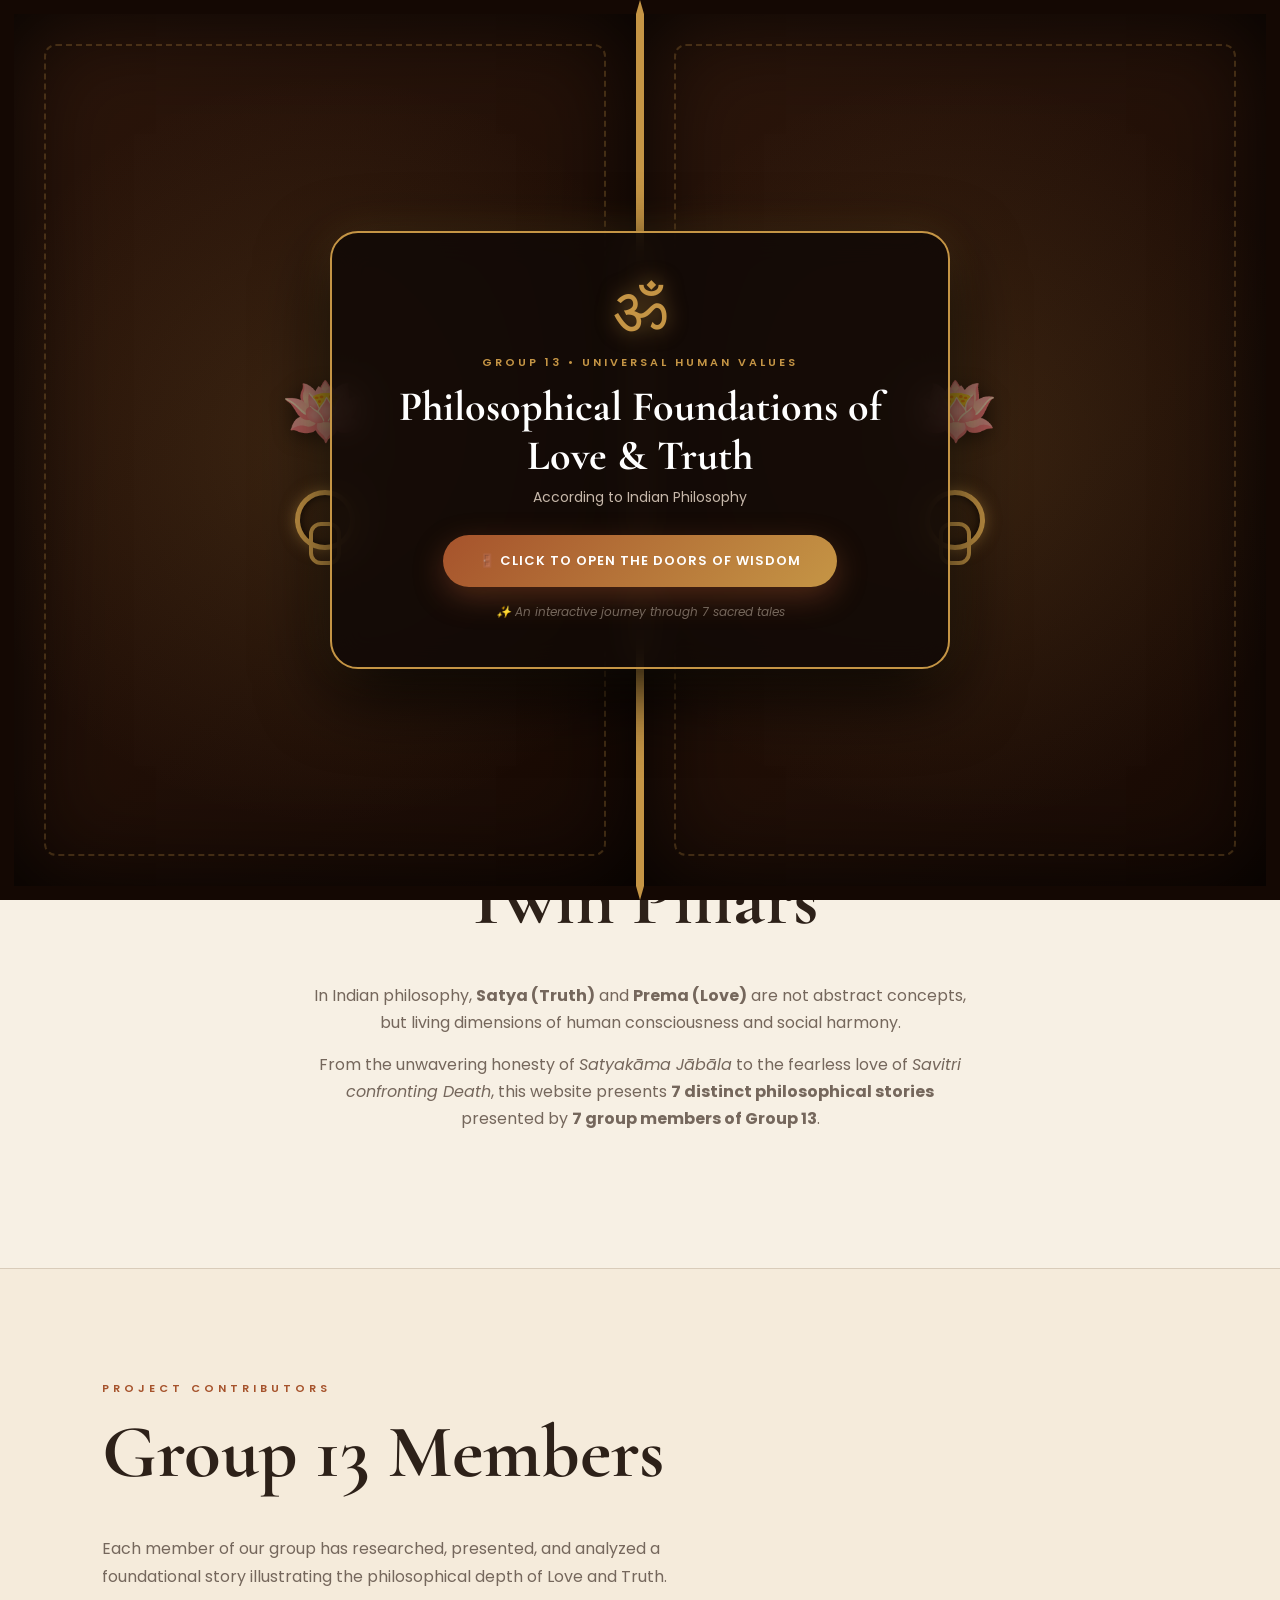
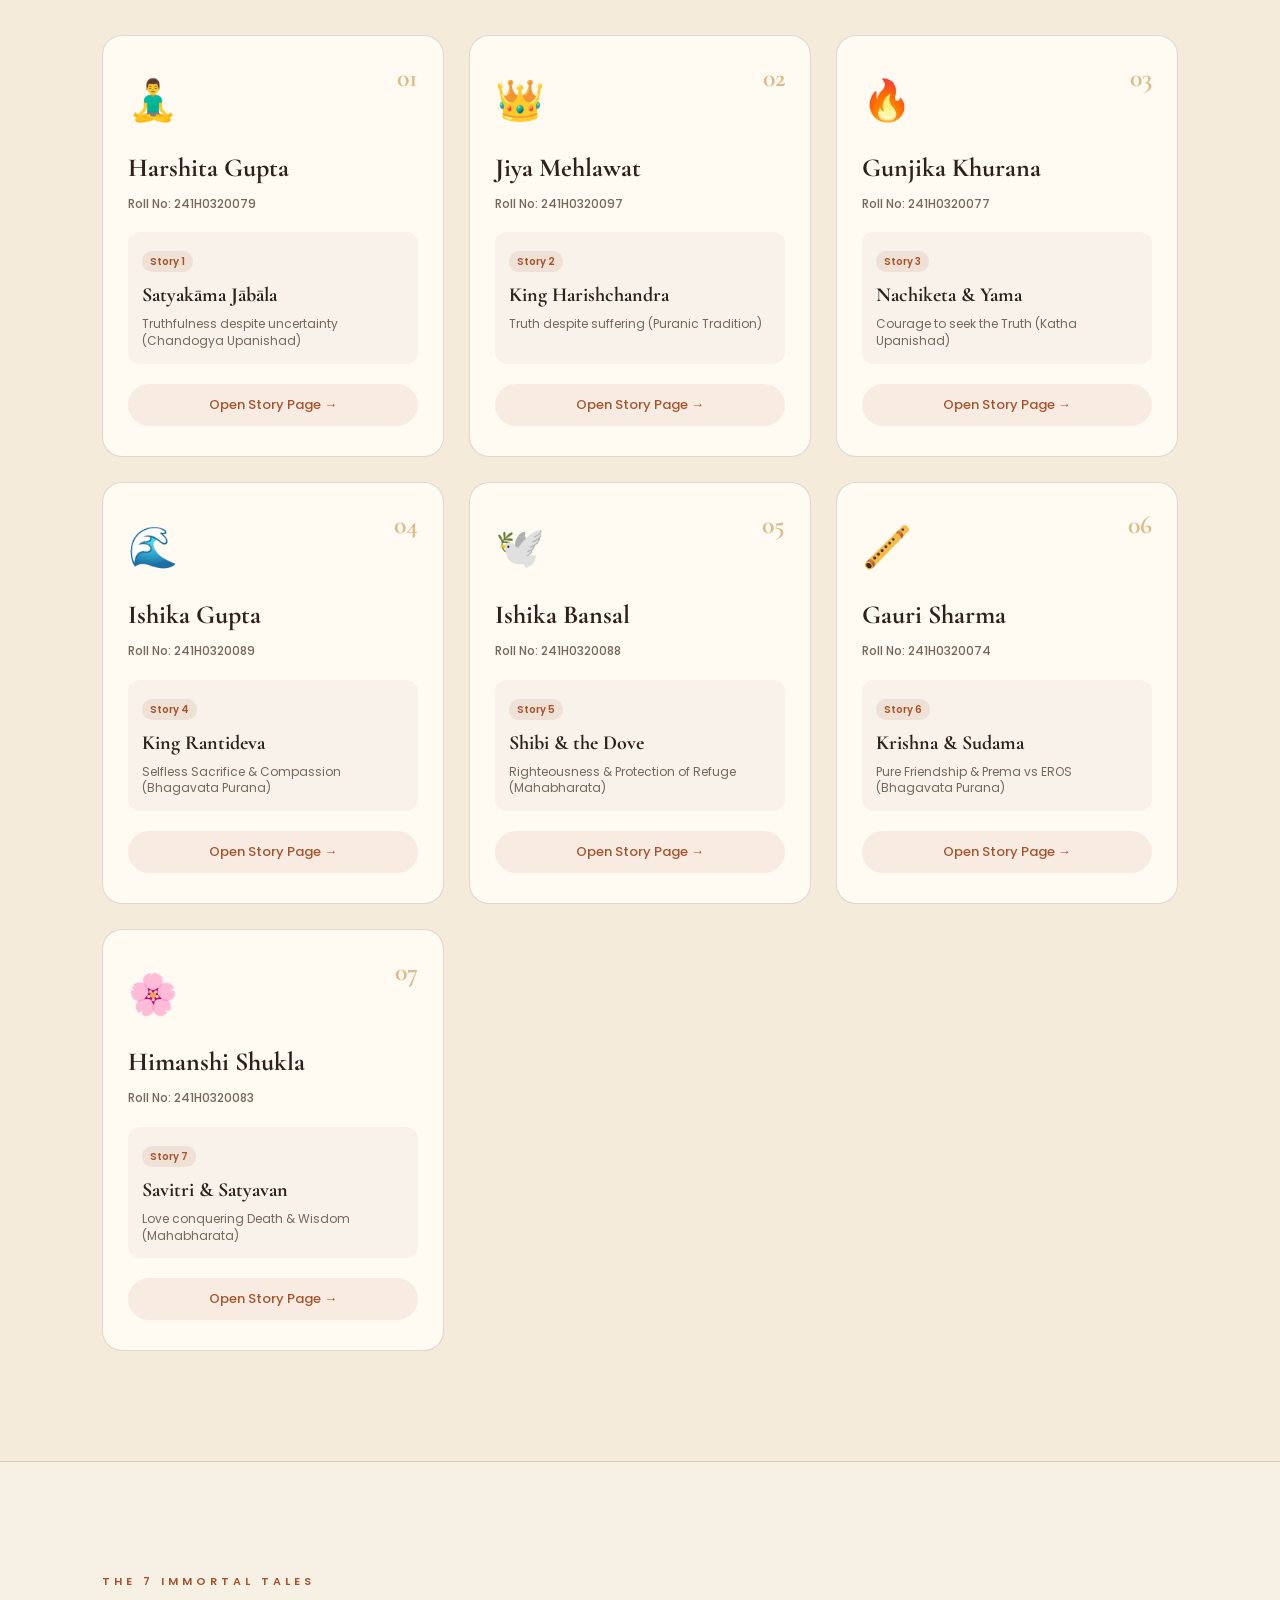
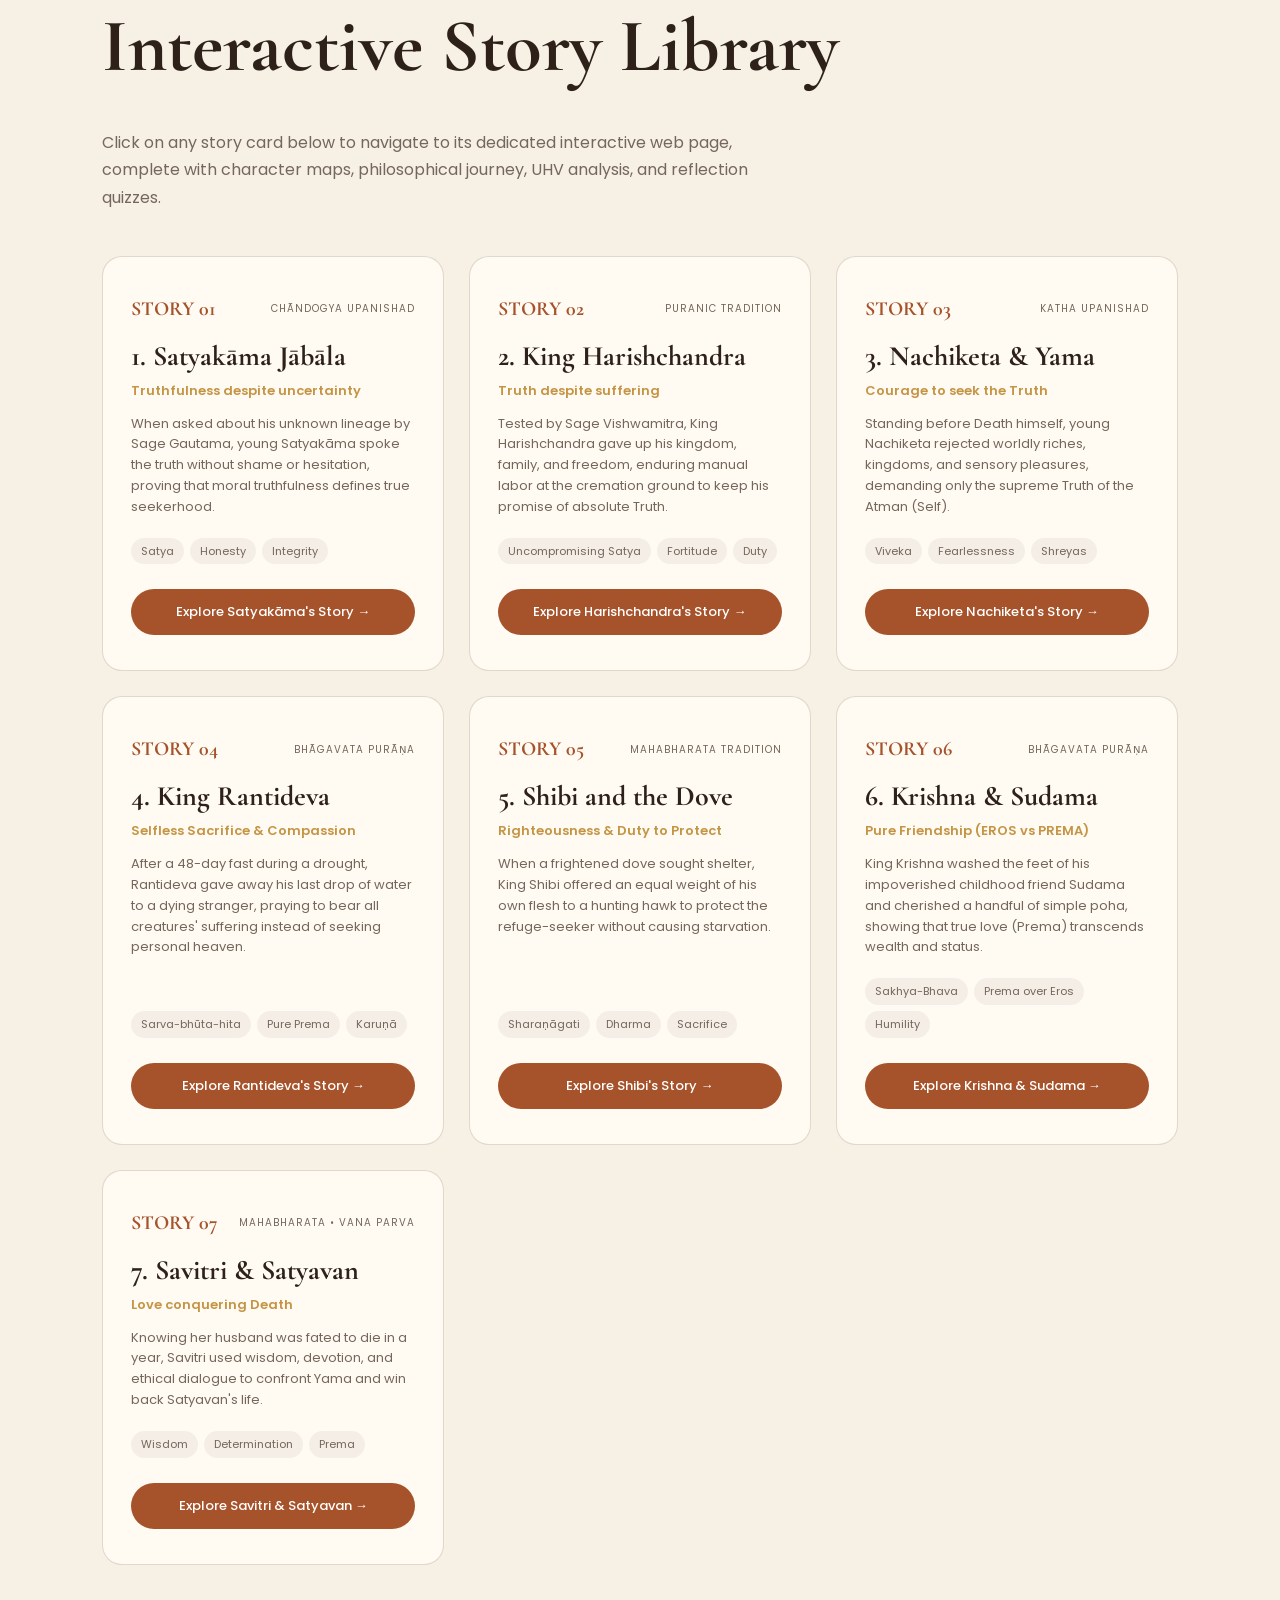
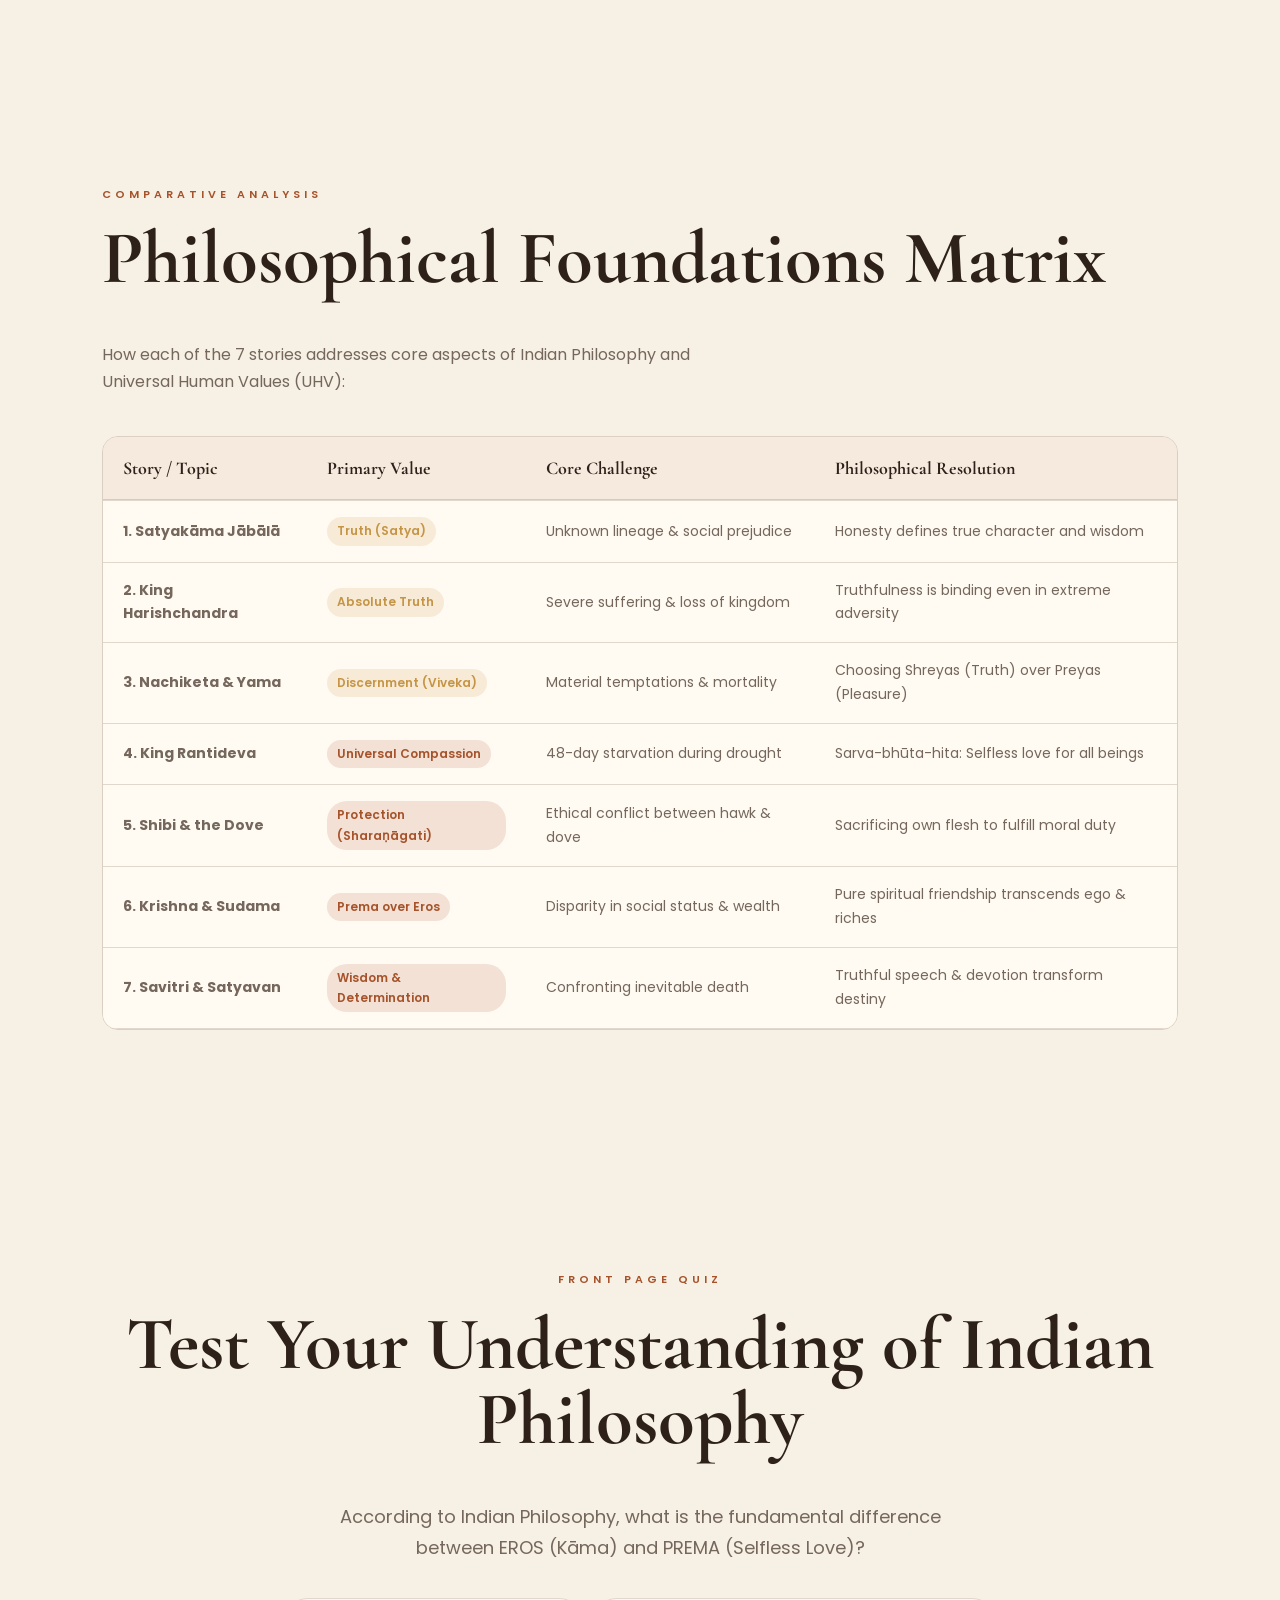
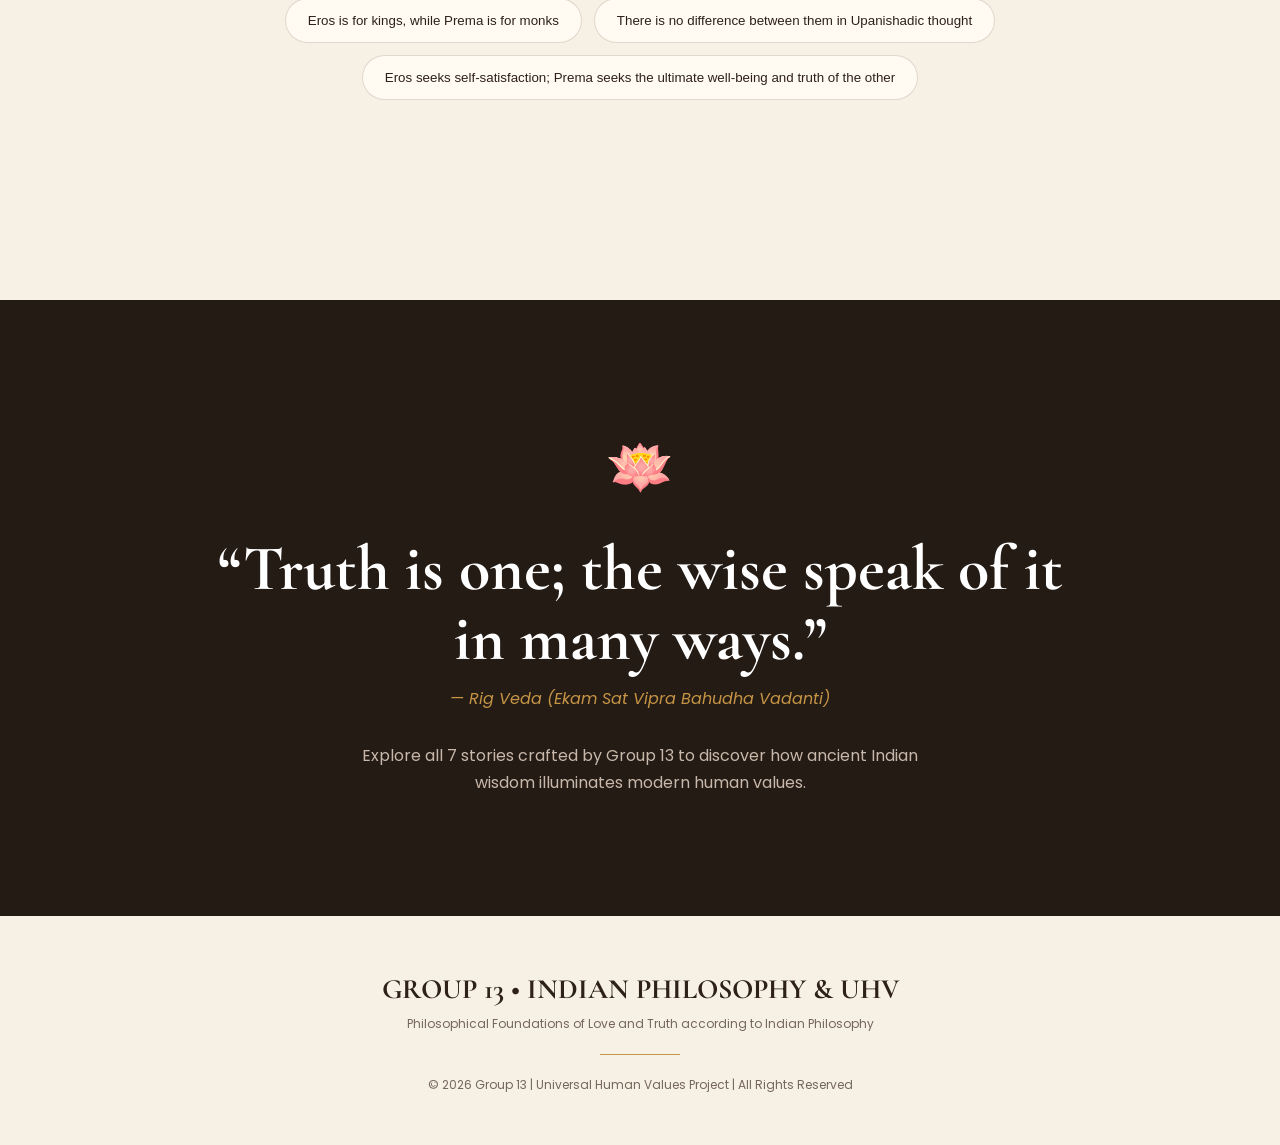
<file: index.html>
<!DOCTYPE html>
<html lang="en">
<head>
    <meta charset="UTF-8">
    <meta name="viewport" content="width=device-width, initial-scale=1.0">

    <title>Philosophical Foundations of Love & Truth | Group 13</title>

    <link rel="stylesheet" href="style.css">

    <link rel="preconnect" href="https://fonts.googleapis.com">
    <link rel="preconnect" href="https://fonts.gstatic.com" crossorigin>
    <link href="https://fonts.googleapis.com/css2?family=Cormorant+Garamond:ital,wght@0,500;0,600;0,700;1,500&family=Poppins:wght@300;400;500;600;700&display=swap" rel="stylesheet">
</head>

<body>

    <!-- 3D GRAND ENTRANCE DOOR OVERLAY -->
    <div id="doorOverlay" class="door-overlay">
        <!-- LEFT DOOR PANEL -->
        <div class="door-panel door-left">
            <div class="door-inner">
                <div class="door-carving">🪷</div>
                <div class="door-brass-ring"></div>
                <div class="door-pattern"></div>
            </div>
        </div>

        <!-- RIGHT DOOR PANEL -->
        <div class="door-panel door-right">
            <div class="door-inner">
                <div class="door-carving">🪷</div>
                <div class="door-brass-ring"></div>
                <div class="door-pattern"></div>
            </div>
        </div>

        <!-- CENTER EMBLEM & ENTER CARD -->
        <div class="door-center-card">
            <div class="door-om-badge">ॐ</div>
            <div class="door-group-tag">GROUP 13 • UNIVERSAL HUMAN VALUES</div>
            <h1 class="door-main-title">Philosophical Foundations of Love & Truth</h1>
            <p class="door-subtitle">According to Indian Philosophy</p>
            
            <button id="openDoorBtn" class="open-door-btn">
                <span>🚪 CLICK TO OPEN THE DOORS OF WISDOM</span>
            </button>
            <p class="door-hint">✨ An interactive journey through 7 sacred tales</p>
        </div>
    </div>

    <!-- NAVBAR -->
    <header class="navbar">
        <div class="logo">ॐ <span>Group 13</span></div>

        <nav>
            <a href="index.html" class="active">Home</a>
            <div class="nav-dropdown">
                <a href="#stories" class="dropdown-trigger">7 Stories ▼</a>
                <div class="dropdown-menu">
                    <a href="satyakama.html">1. Satyakāma Jābāla</a>
                    <a href="harishchandra.html">2. King Harishchandra</a>
                    <a href="nachiketa.html">3. Nachiketa</a>
                    <a href="rantideva.html">4. Rantideva</a>
                    <a href="shibi.html">5. Shibi & the Dove</a>
                    <a href="krishna-sudama.html">6. Krishna & Sudama</a>
                    <a href="savitri-satyavan.html">7. Savitri & Satyavan</a>
                </div>
            </div>
            <a href="#members">Group Members</a>
            <a href="#stories">Explore Stories</a>
            <a href="#philosophy">Core Matrix</a>
            <a href="#reflection">Reflection</a>
        </nav>

        <div style="display:flex; gap:10px; align-items:center;">
            <button id="reopenDoorBtn" class="reopen-gate-btn">🚪 Gate</button>
            <button id="themeBtn">☾</button>
        </div>
    </header>


    <!-- HERO SECTION -->
    <section class="hero">

        <div class="hero-content">

            <div class="project-badge">
                UNIVERSAL HUMAN VALUES (UHV) • GROUP 13
            </div>

            <h1 class="main-title">
                Philosophical Foundations of Love & Truth
                <span class="sub-title">According to Indian Philosophy</span>
            </h1>

            <p class="subtitle">
                An interactive exploration of <strong>Satya (Truth)</strong> and <strong>Prema / Eros (Love)</strong> through 7 foundational stories from the Upanishads, Mahabharata, and Bhagavata Purana.
            </p>

            <div class="hero-buttons">
                <a href="#stories" class="hero-btn">
                    Explore 7 Stories ↓
                </a>
                <a href="#members" class="hero-btn secondary-btn">
                    View Group Members
                </a>
            </div>

        </div>

        <div class="hero-quote">
            <p>
                “Satyam Eva Jayate — Truth alone triumphs; Prema Eva Paramam — Unconditional Love is the supreme virtue.”
            </p>
        </div>

    </section>


    <!-- PROJECT OVERVIEW -->
    <section class="intro">

        <p class="section-label">UNIVERSAL HUMAN VALUES</p>

        <h2>Satya & Prema: The Twin Pillars</h2>

        <p>
            In Indian philosophy, <strong>Satya (Truth)</strong> and <strong>Prema (Love)</strong> are not abstract concepts, but living dimensions of human consciousness and social harmony.
        </p>

        <p>
            From the unwavering honesty of <em>Satyakāma Jābāla</em> to the fearless love of <em>Savitri confronting Death</em>, this website presents <strong>7 distinct philosophical stories</strong> presented by <strong>7 group members of Group 13</strong>.
        </p>

    </section>


    <!-- GROUP MEMBERS SECTION -->
    <section id="members" class="section members-section">

        <p class="section-label">PROJECT CONTRIBUTORS</p>

        <h2>Group 13 Members</h2>

        <p class="section-intro">
            Each member of our group has researched, presented, and analyzed a foundational story illustrating the philosophical depth of Love and Truth.
        </p>

        <!-- MEMBER CARDS GRID -->
        <div class="member-grid">

            <!-- MEMBER 1 -->
            <div class="member-card">
                <div class="member-num">01</div>
                <div class="member-avatar">🧘‍♂️</div>
                <h3>Harshita Gupta</h3>
                <p class="roll-no">Roll No: 241H0320079</p>
                <div class="assigned-story">
                    <span class="story-tag">Story 1</span>
                    <h4>Satyakāma Jābāla</h4>
                    <p class="story-desc">Truthfulness despite uncertainty (Chandogya Upanishad)</p>
                </div>
                <a href="satyakama.html" class="member-link-btn">Open Story Page →</a>
            </div>

            <!-- MEMBER 2 -->
            <div class="member-card">
                <div class="member-num">02</div>
                <div class="member-avatar">👑</div>
                <h3>Jiya Mehlawat</h3>
                <p class="roll-no">Roll No: 241H0320097</p>
                <div class="assigned-story">
                    <span class="story-tag">Story 2</span>
                    <h4>King Harishchandra</h4>
                    <p class="story-desc">Truth despite suffering (Puranic Tradition)</p>
                </div>
                <a href="harishchandra.html" class="member-link-btn">Open Story Page →</a>
            </div>

            <!-- MEMBER 3 -->
            <div class="member-card">
                <div class="member-num">03</div>
                <div class="member-avatar">🔥</div>
                <h3>Gunjika Khurana</h3>
                <p class="roll-no">Roll No: 241H0320077</p>
                <div class="assigned-story">
                    <span class="story-tag">Story 3</span>
                    <h4>Nachiketa & Yama</h4>
                    <p class="story-desc">Courage to seek the Truth (Katha Upanishad)</p>
                </div>
                <a href="nachiketa.html" class="member-link-btn">Open Story Page →</a>
            </div>

            <!-- MEMBER 4 -->
            <div class="member-card">
                <div class="member-num">04</div>
                <div class="member-avatar">🌊</div>
                <h3>Ishika Gupta</h3>
                <p class="roll-no">Roll No: 241H0320089</p>
                <div class="assigned-story">
                    <span class="story-tag">Story 4</span>
                    <h4>King Rantideva</h4>
                    <p class="story-desc">Selfless Sacrifice & Compassion (Bhagavata Purana)</p>
                </div>
                <a href="rantideva.html" class="member-link-btn">Open Story Page →</a>
            </div>

            <!-- MEMBER 5 -->
            <div class="member-card">
                <div class="member-num">05</div>
                <div class="member-avatar">🕊️</div>
                <h3>Ishika Bansal</h3>
                <p class="roll-no">Roll No: 241H0320088</p>
                <div class="assigned-story">
                    <span class="story-tag">Story 5</span>
                    <h4>Shibi & the Dove</h4>
                    <p class="story-desc">Righteousness & Protection of Refuge (Mahabharata)</p>
                </div>
                <a href="shibi.html" class="member-link-btn">Open Story Page →</a>
            </div>

            <!-- MEMBER 6 -->
            <div class="member-card">
                <div class="member-num">06</div>
                <div class="member-avatar">🪈</div>
                <h3>Gauri Sharma</h3>
                <p class="roll-no">Roll No: 241H0320074</p>
                <div class="assigned-story">
                    <span class="story-tag">Story 6</span>
                    <h4>Krishna & Sudama</h4>
                    <p class="story-desc">Pure Friendship & Prema vs EROS (Bhagavata Purana)</p>
                </div>
                <a href="krishna-sudama.html" class="member-link-btn">Open Story Page →</a>
            </div>

            <!-- MEMBER 7 -->
            <div class="member-card">
                <div class="member-num">07</div>
                <div class="member-avatar">🌸</div>
                <h3>Himanshi Shukla</h3>
                <p class="roll-no">Roll No: 241H0320083</p>
                <div class="assigned-story">
                    <span class="story-tag">Story 7</span>
                    <h4>Savitri & Satyavan</h4>
                    <p class="story-desc">Love conquering Death & Wisdom (Mahabharata)</p>
                </div>
                <a href="savitri-satyavan.html" class="member-link-btn">Open Story Page →</a>
            </div>

        </div>

    </section>


    <!-- 7 STORIES SHOWCASE GRID -->
    <section id="stories" class="section">

        <p class="section-label">THE 7 IMMORTAL TALES</p>

        <h2>Interactive Story Library</h2>

        <p class="section-intro">
            Click on any story card below to navigate to its dedicated interactive web page, complete with character maps, philosophical journey, UHV analysis, and reflection quizzes.
        </p>

        <div class="portal-grid">

            <!-- STORY 1 -->
            <article class="portal-card">
                <div class="portal-header">
                    <span class="portal-num">STORY 01</span>
                    <span class="portal-source">Chāndogya Upanishad</span>
                </div>
                <h3>1. Satyakāma Jābāla</h3>
                <p class="portal-subtitle font-gold">Truthfulness despite uncertainty</p>
                <p class="portal-text">
                    When asked about his unknown lineage by Sage Gautama, young Satyakāma spoke the truth without shame or hesitation, proving that moral truthfulness defines true seekerhood.
                </p>
                <div class="portal-tags">
                    <span>Satya</span>
                    <span>Honesty</span>
                    <span>Integrity</span>
                </div>
                <a href="satyakama.html" class="portal-btn">Explore Satyakāma's Story →</a>
            </article>

            <!-- STORY 2 -->
            <article class="portal-card">
                <div class="portal-header">
                    <span class="portal-num">STORY 02</span>
                    <span class="portal-source">Puranic Tradition</span>
                </div>
                <h3>2. King Harishchandra</h3>
                <p class="portal-subtitle font-gold">Truth despite suffering</p>
                <p class="portal-text">
                    Tested by Sage Vishwamitra, King Harishchandra gave up his kingdom, family, and freedom, enduring manual labor at the cremation ground to keep his promise of absolute Truth.
                </p>
                <div class="portal-tags">
                    <span>Uncompromising Satya</span>
                    <span>Fortitude</span>
                    <span>Duty</span>
                </div>
                <a href="harishchandra.html" class="portal-btn">Explore Harishchandra's Story →</a>
            </article>

            <!-- STORY 3 -->
            <article class="portal-card">
                <div class="portal-header">
                    <span class="portal-num">STORY 03</span>
                    <span class="portal-source">Katha Upanishad</span>
                </div>
                <h3>3. Nachiketa & Yama</h3>
                <p class="portal-subtitle font-gold">Courage to seek the Truth</p>
                <p class="portal-text">
                    Standing before Death himself, young Nachiketa rejected worldly riches, kingdoms, and sensory pleasures, demanding only the supreme Truth of the Atman (Self).
                </p>
                <div class="portal-tags">
                    <span>Viveka</span>
                    <span>Fearlessness</span>
                    <span>Shreyas</span>
                </div>
                <a href="nachiketa.html" class="portal-btn">Explore Nachiketa's Story →</a>
            </article>

            <!-- STORY 4 -->
            <article class="portal-card">
                <div class="portal-header">
                    <span class="portal-num">STORY 04</span>
                    <span class="portal-source">Bhāgavata Purāṇa</span>
                </div>
                <h3>4. King Rantideva</h3>
                <p class="portal-subtitle font-gold">Selfless Sacrifice & Compassion</p>
                <p class="portal-text">
                    After a 48-day fast during a drought, Rantideva gave away his last drop of water to a dying stranger, praying to bear all creatures' suffering instead of seeking personal heaven.
                </p>
                <div class="portal-tags">
                    <span>Sarva-bhūta-hita</span>
                    <span>Pure Prema</span>
                    <span>Karuṇā</span>
                </div>
                <a href="rantideva.html" class="portal-btn">Explore Rantideva's Story →</a>
            </article>

            <!-- STORY 5 -->
            <article class="portal-card">
                <div class="portal-header">
                    <span class="portal-num">STORY 05</span>
                    <span class="portal-source">Mahabharata Tradition</span>
                </div>
                <h3>5. Shibi and the Dove</h3>
                <p class="portal-subtitle font-gold">Righteousness & Duty to Protect</p>
                <p class="portal-text">
                    When a frightened dove sought shelter, King Shibi offered an equal weight of his own flesh to a hunting hawk to protect the refuge-seeker without causing starvation.
                </p>
                <div class="portal-tags">
                    <span>Sharaṇāgati</span>
                    <span>Dharma</span>
                    <span>Sacrifice</span>
                </div>
                <a href="shibi.html" class="portal-btn">Explore Shibi's Story →</a>
            </article>

            <!-- STORY 6 -->
            <article class="portal-card">
                <div class="portal-header">
                    <span class="portal-num">STORY 06</span>
                    <span class="portal-source">Bhāgavata Purāṇa</span>
                </div>
                <h3>6. Krishna & Sudama</h3>
                <p class="portal-subtitle font-gold">Pure Friendship (EROS vs PREMA)</p>
                <p class="portal-text">
                    King Krishna washed the feet of his impoverished childhood friend Sudama and cherished a handful of simple poha, showing that true love (Prema) transcends wealth and status.
                </p>
                <div class="portal-tags">
                    <span>Sakhya-Bhava</span>
                    <span>Prema over Eros</span>
                    <span>Humility</span>
                </div>
                <a href="krishna-sudama.html" class="portal-btn">Explore Krishna & Sudama →</a>
            </article>

            <!-- STORY 7 -->
            <article class="portal-card">
                <div class="portal-header">
                    <span class="portal-num">STORY 07</span>
                    <span class="portal-source">Mahabharata • Vana Parva</span>
                </div>
                <h3>7. Savitri & Satyavan</h3>
                <p class="portal-subtitle font-gold">Love conquering Death</p>
                <p class="portal-text">
                    Knowing her husband was fated to die in a year, Savitri used wisdom, devotion, and ethical dialogue to confront Yama and win back Satyavan's life.
                </p>
                <div class="portal-tags">
                    <span>Wisdom</span>
                    <span>Determination</span>
                    <span>Prema</span>
                </div>
                <a href="savitri-satyavan.html" class="portal-btn">Explore Savitri & Satyavan →</a>
            </article>

        </div>

    </section>


    <!-- PHILOSOPHICAL COMPARATIVE MATRIX -->
    <section id="philosophy" class="section matrix-section">

        <p class="section-label">COMPARATIVE ANALYSIS</p>

        <h2>Philosophical Foundations Matrix</h2>

        <p class="section-intro">
            How each of the 7 stories addresses core aspects of Indian Philosophy and Universal Human Values (UHV):
        </p>

        <div class="matrix-wrapper">
            <table class="matrix-table">
                <thead>
                    <tr>
                        <th>Story / Topic</th>
                        <th>Primary Value</th>
                        <th>Core Challenge</th>
                        <th>Philosophical Resolution</th>
                    </tr>
                </thead>
                <tbody>
                    <tr>
                        <td><strong>1. Satyakāma Jābālā</strong></td>
                        <td><span class="badge-truth">Truth (Satya)</span></td>
                        <td>Unknown lineage & social prejudice</td>
                        <td>Honesty defines true character and wisdom</td>
                    </tr>
                    <tr>
                        <td><strong>2. King Harishchandra</strong></td>
                        <td><span class="badge-truth">Absolute Truth</span></td>
                        <td>Severe suffering & loss of kingdom</td>
                        <td>Truthfulness is binding even in extreme adversity</td>
                    </tr>
                    <tr>
                        <td><strong>3. Nachiketa & Yama</strong></td>
                        <td><span class="badge-truth">Discernment (Viveka)</span></td>
                        <td>Material temptations & mortality</td>
                        <td>Choosing Shreyas (Truth) over Preyas (Pleasure)</td>
                    </tr>
                    <tr>
                        <td><strong>4. King Rantideva</strong></td>
                        <td><span class="badge-love">Universal Compassion</span></td>
                        <td>48-day starvation during drought</td>
                        <td>Sarva-bhūta-hita: Selfless love for all beings</td>
                    </tr>
                    <tr>
                        <td><strong>5. Shibi & the Dove</strong></td>
                        <td><span class="badge-love">Protection (Sharaṇāgati)</span></td>
                        <td>Ethical conflict between hawk & dove</td>
                        <td>Sacrificing own flesh to fulfill moral duty</td>
                    </tr>
                    <tr>
                        <td><strong>6. Krishna & Sudama</strong></td>
                        <td><span class="badge-love">Prema over Eros</span></td>
                        <td>Disparity in social status & wealth</td>
                        <td>Pure spiritual friendship transcends ego & riches</td>
                    </tr>
                    <tr>
                        <td><strong>7. Savitri & Satyavan</strong></td>
                        <td><span class="badge-love">Wisdom & Determination</span></td>
                        <td>Confronting inevitable death</td>
                        <td>Truthful speech & devotion transform destiny</td>
                    </tr>
                </tbody>
            </table>
        </div>

    </section>


    <!-- REFLECTION SECTION -->
    <section id="reflection" class="reflection">

        <p class="section-label">FRONT PAGE QUIZ</p>

        <h2>Test Your Understanding of Indian Philosophy</h2>

        <p class="question">
            According to Indian Philosophy, what is the fundamental difference between EROS (Kāma) and PREMA (Selfless Love)?
        </p>

        <div class="choices">

            <button onclick="showHomeAnswer(1)">
                Eros is for kings, while Prema is for monks
            </button>

            <button onclick="showHomeAnswer(2)">
                There is no difference between them in Upanishadic thought
            </button>

            <button onclick="showHomeAnswer(3)">
                Eros seeks self-satisfaction; Prema seeks the ultimate well-being and truth of the other
            </button>

        </div>

        <div id="answer"></div>

    </section>


    <!-- FINAL CALLOUT -->
    <section class="final">

        <div class="lotus">🪷</div>

        <h2>
            “Truth is one; the wise speak of it in many ways.”
        </h2>
        <p style="margin-top:10px; font-style:italic; color:#c59545;">— Rig Veda (Ekam Sat Vipra Bahudha Vadanti)</p>

        <p>
            Explore all 7 stories crafted by Group 13 to discover how ancient Indian wisdom illuminates modern human values.
        </p>

    </section>


    <!-- FOOTER -->
    <footer>

        <h3>GROUP 13 • INDIAN PHILOSOPHY & UHV</h3>

        <p>
            Philosophical Foundations of Love and Truth according to Indian Philosophy
        </p>

        <div class="footer-line"></div>

        <p class="copyright">
            © 2026 Group 13 | Universal Human Values Project | All Rights Reserved
        </p>

    </footer>


    <script src="script.js"></script>

</body>
</html>
</file>
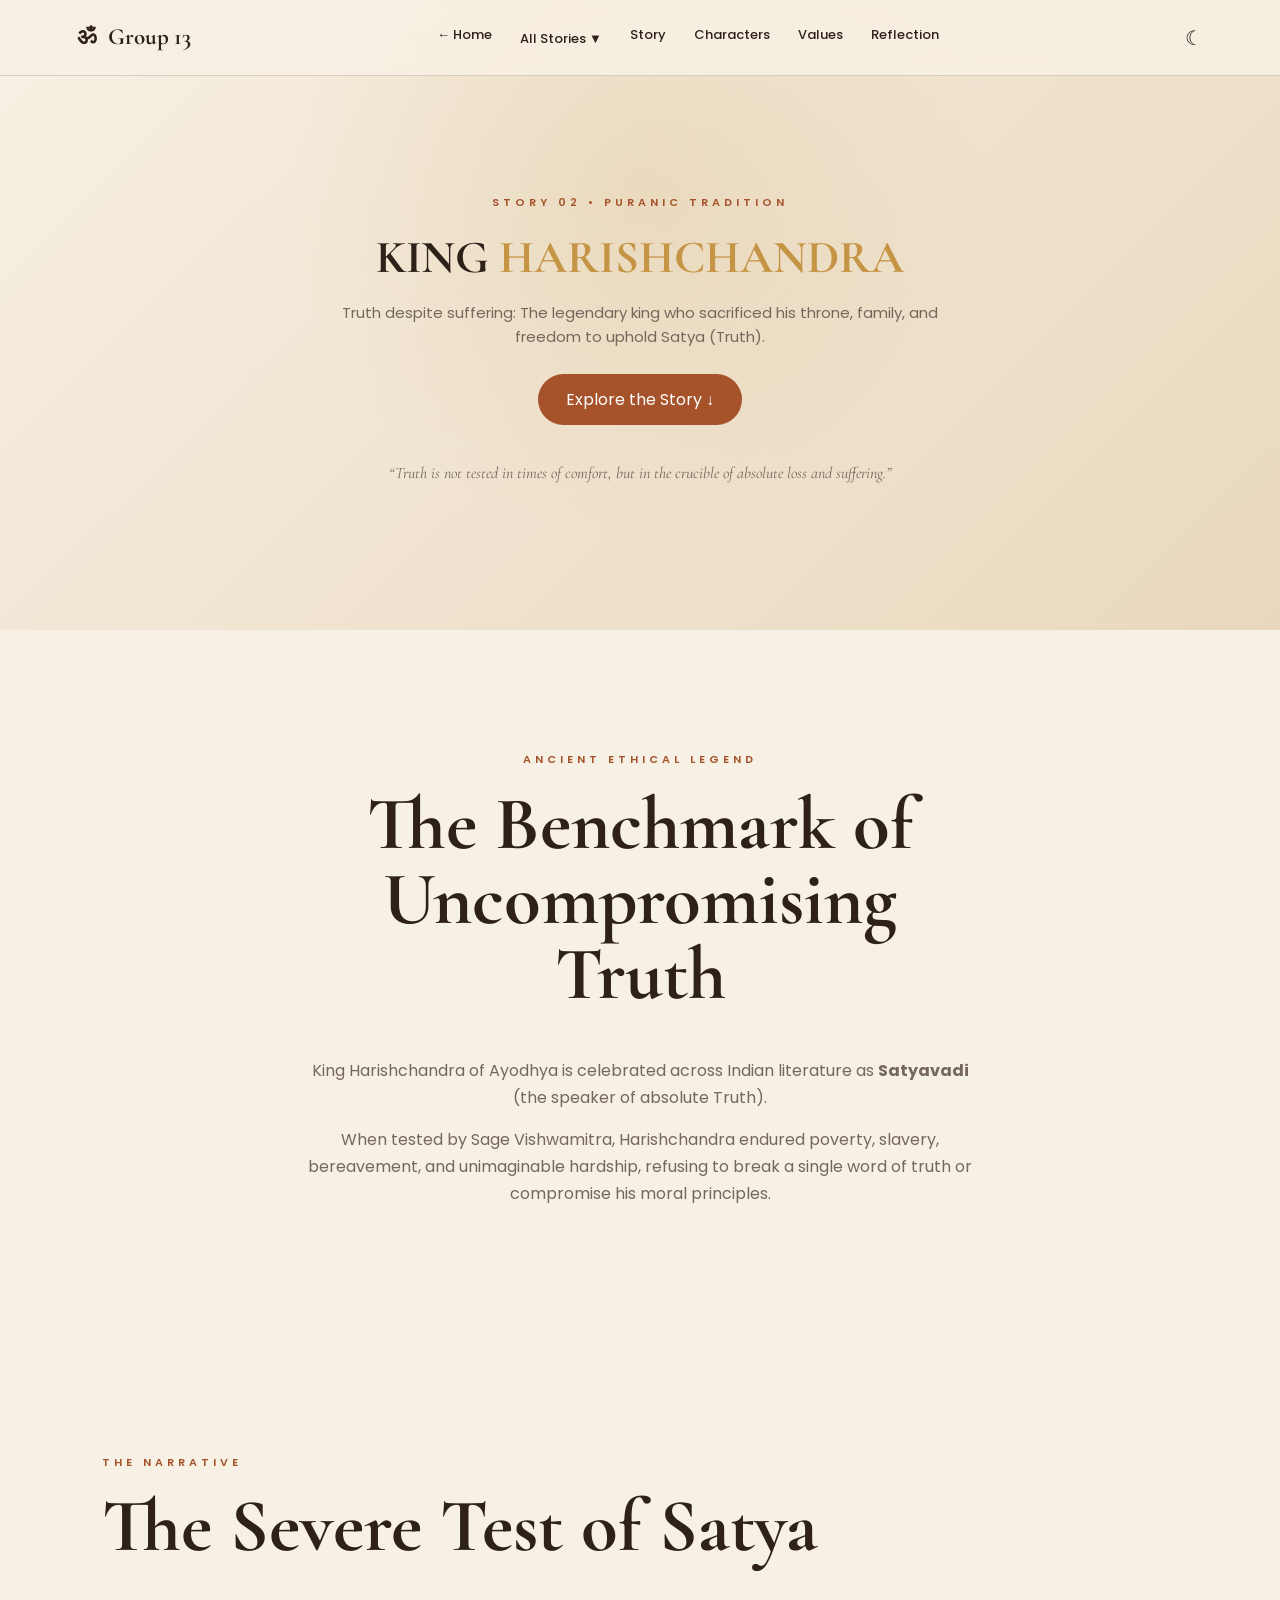
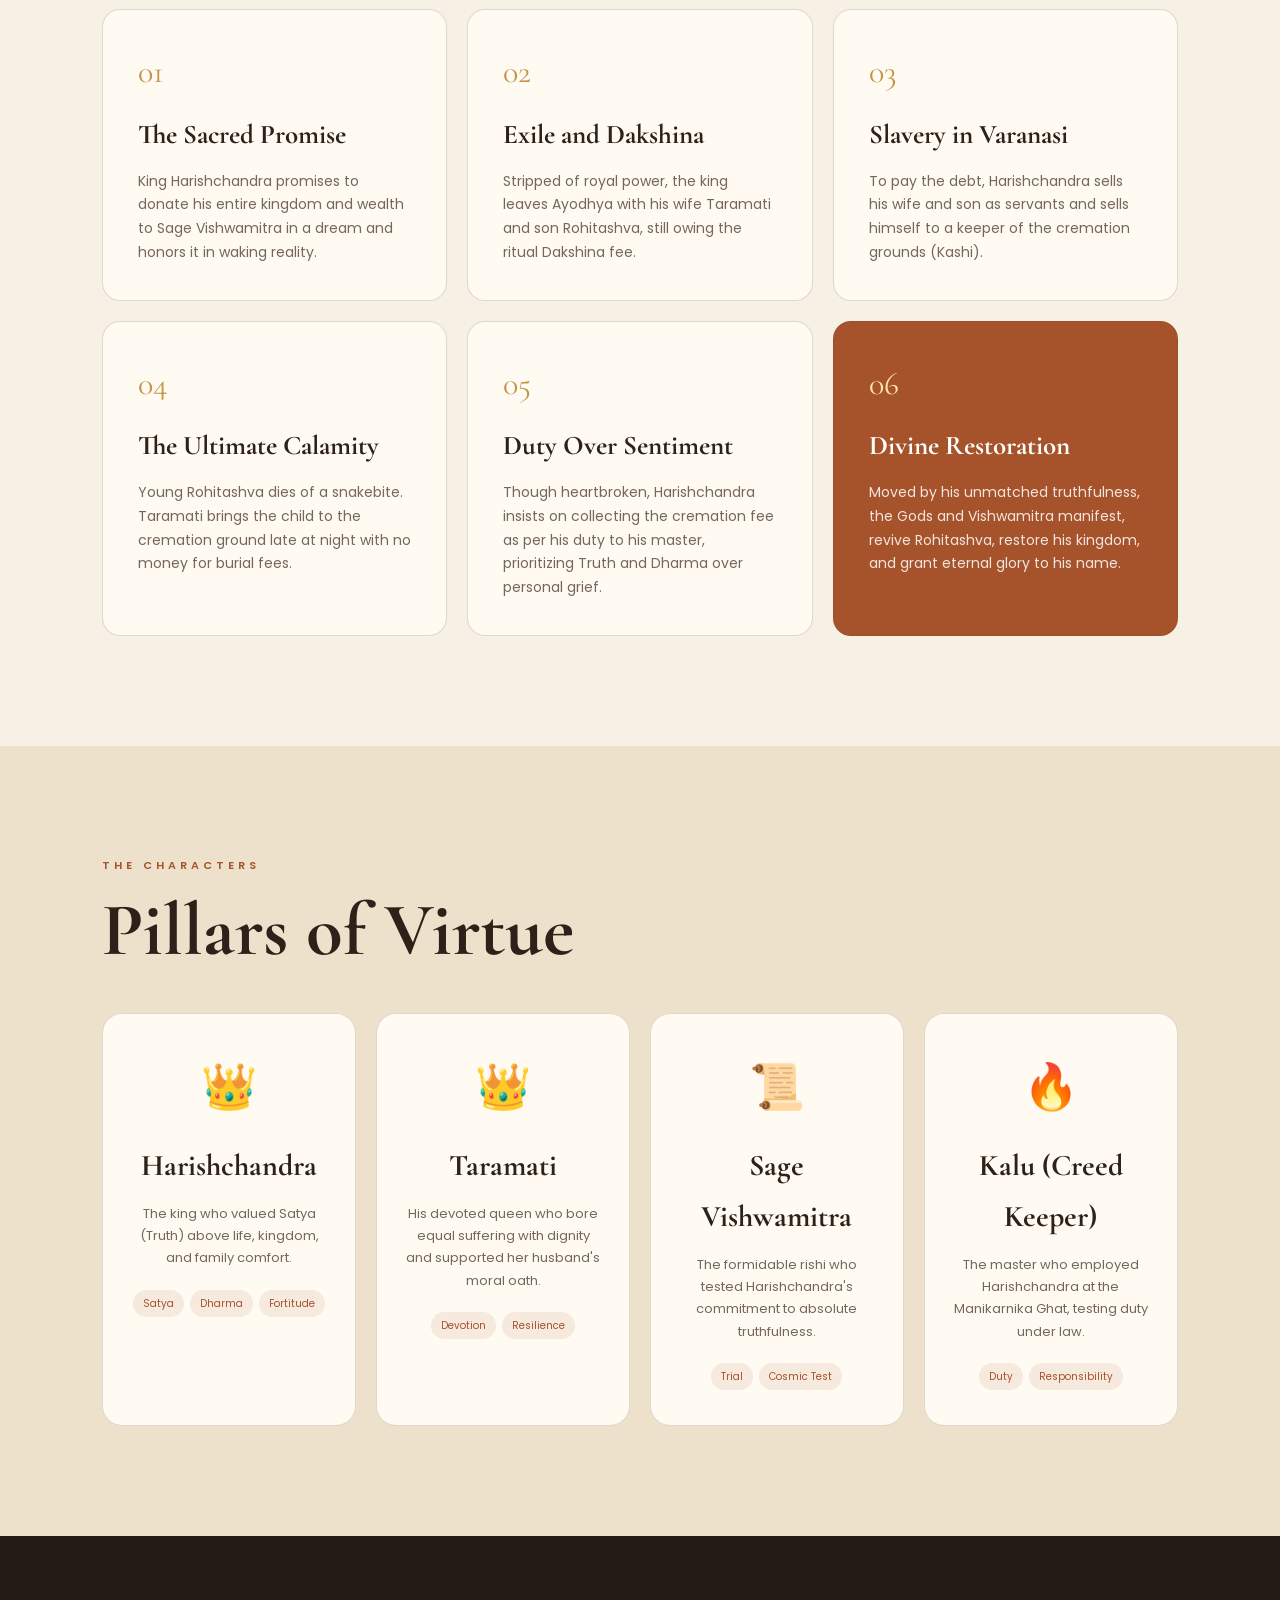
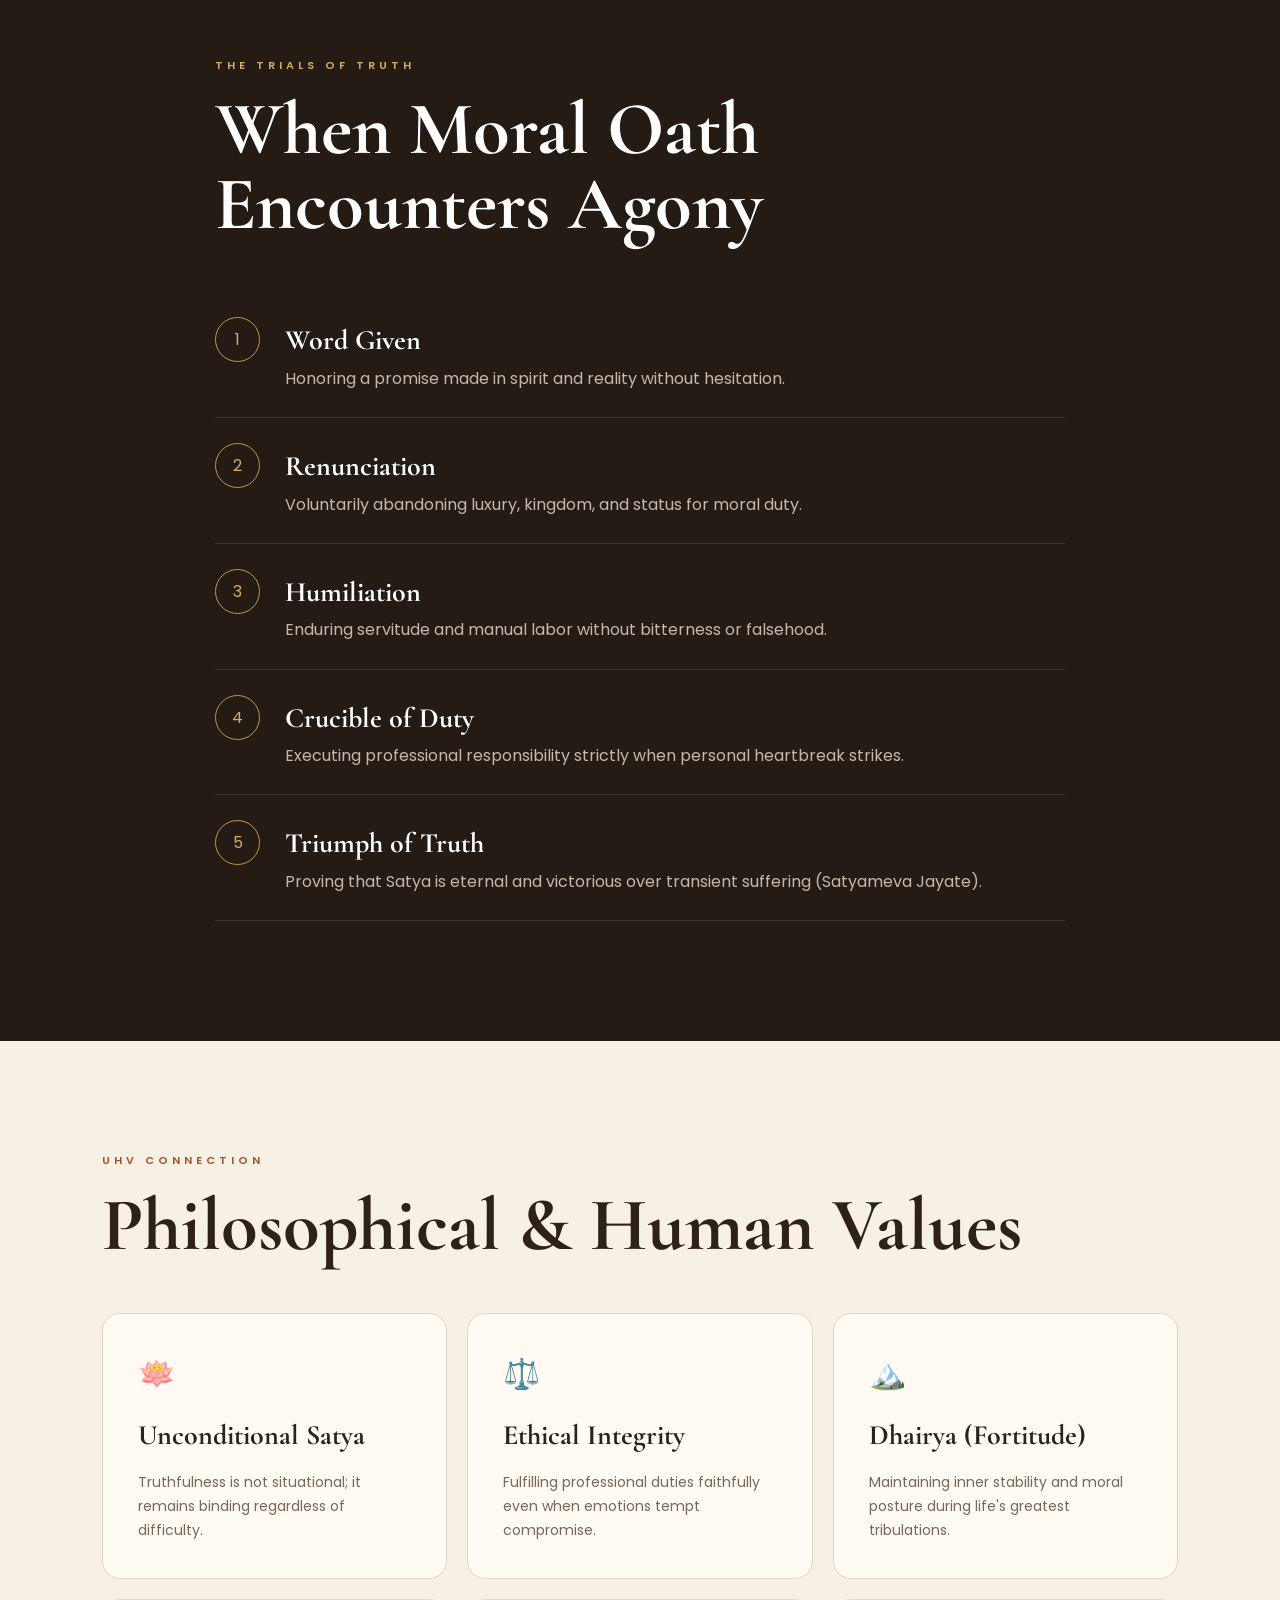
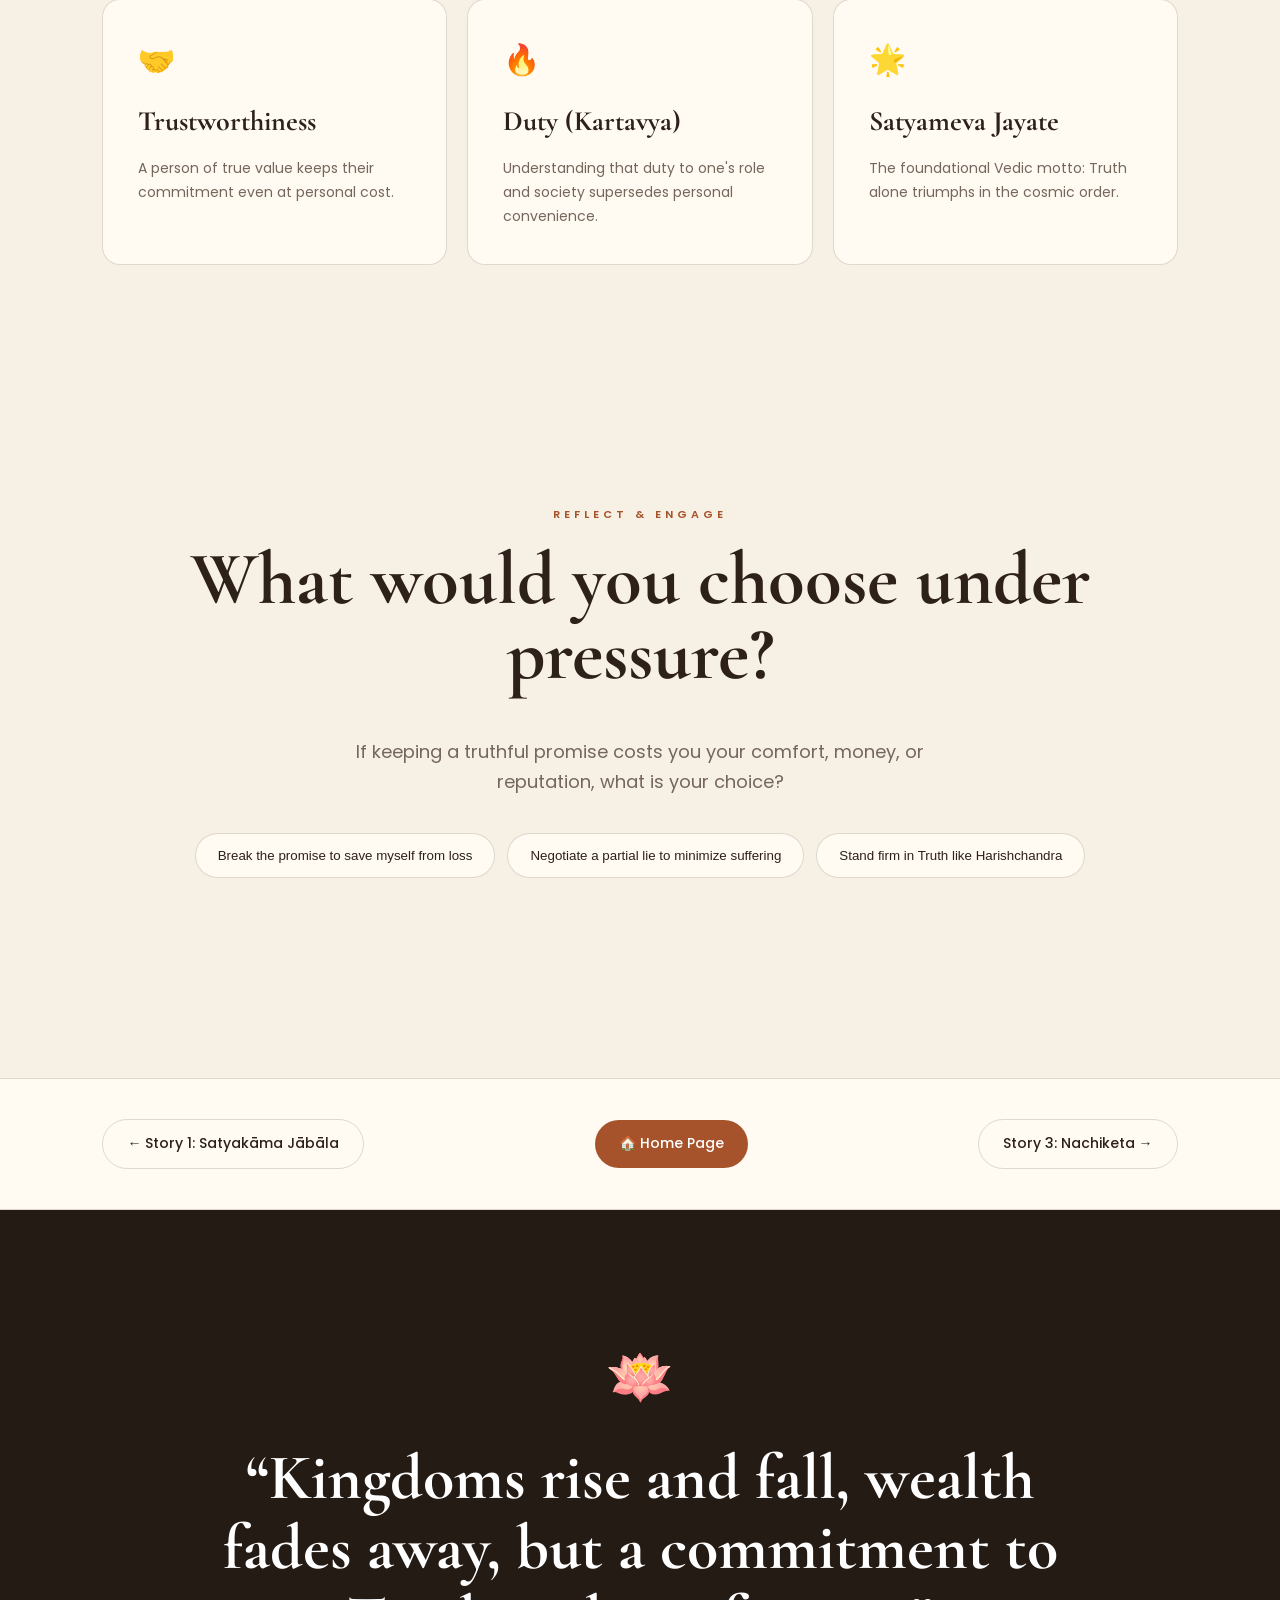
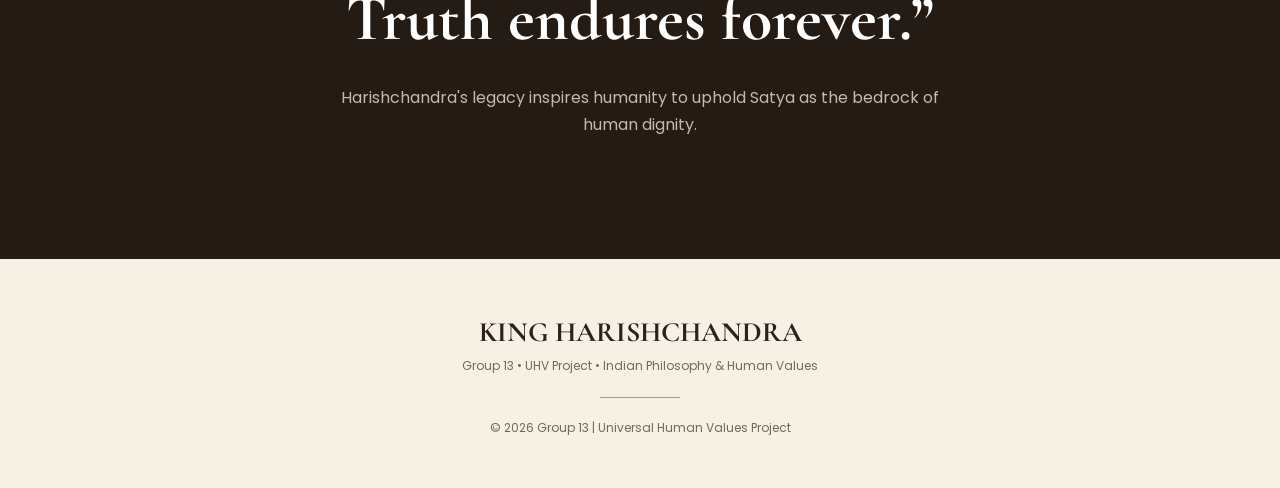
<file: harishchandra.html>
<!DOCTYPE html>
<html lang="en">
<head>
    <meta charset="UTF-8">
    <meta name="viewport" content="width=device-width, initial-scale=1.0">

    <title>King Harishchandra | Group 13 - Indian Philosophy</title>

    <link rel="stylesheet" href="style.css">

    <link rel="preconnect" href="https://fonts.googleapis.com">
    <link rel="preconnect" href="https://fonts.gstatic.com" crossorigin>
    <link href="https://fonts.googleapis.com/css2?family=Cormorant+Garamond:wght@500;600;700&family=Poppins:wght@300;400;500;600&display=swap" rel="stylesheet">
</head>

<body>

    <!-- NAVBAR -->
    <header class="navbar">
        <div class="logo"><a href="index.html" style="text-decoration:none; color:inherit;">ॐ <span>Group 13</span></a></div>

        <nav>
            <a href="index.html">← Home</a>
            <div class="nav-dropdown">
                <a href="#" class="dropdown-trigger">All Stories ▼</a>
                <div class="dropdown-menu">
                    <a href="satyakama.html">1. Satyakāma Jābāla</a>
                    <a href="harishchandra.html" class="active">2. King Harishchandra</a>
                    <a href="nachiketa.html">3. Nachiketa</a>
                    <a href="rantideva.html">4. Rantideva</a>
                    <a href="shibi.html">5. Shibi & the Dove</a>
                    <a href="krishna-sudama.html">6. Krishna & Sudama</a>
                    <a href="savitri-satyavan.html">7. Savitri & Satyavan</a>
                </div>
            </div>
            <a href="#story">Story</a>
            <a href="#characters">Characters</a>
            <a href="#values">Values</a>
            <a href="#reflection">Reflection</a>
        </nav>

        <button id="themeBtn">☾</button>
    </header>


    <!-- HERO -->
    <section class="hero">

        <div class="hero-content">

            <p class="eyebrow">STORY 02 • PURANIC TRADITION</p>

            <h1>
                KING
                <span>HARISHCHANDRA</span>
            </h1>

            <p class="subtitle">
                Truth despite suffering: The legendary king who sacrificed his throne, family, and freedom to uphold Satya (Truth).
            </p>

            <a href="#story" class="hero-btn">
                Explore the Story ↓
            </a>

        </div>

        <div class="hero-quote">
            <p>
                “Truth is not tested in times of comfort, but in the crucible of absolute loss and suffering.”
            </p>
        </div>

    </section>


    <!-- INTRO -->
    <section class="intro">

        <p class="section-label">ANCIENT ETHICAL LEGEND</p>

        <h2>The Benchmark of Uncompromising Truth</h2>

        <p>
            King Harishchandra of Ayodhya is celebrated across Indian literature as <strong>Satyavadi</strong> (the speaker of absolute Truth).
        </p>

        <p>
            When tested by Sage Vishwamitra, Harishchandra endured poverty, slavery, bereavement, and unimaginable hardship, refusing to break a single word of truth or compromise his moral principles.
        </p>

    </section>


    <!-- STORY GRID -->
    <section id="story" class="section">

        <p class="section-label">THE NARRATIVE</p>

        <h2>The Severe Test of Satya</h2>

        <div class="story-grid">

            <article class="story-card">
                <span>01</span>
                <h3>The Sacred Promise</h3>
                <p>
                    King Harishchandra promises to donate his entire kingdom and wealth to Sage Vishwamitra in a dream and honors it in waking reality.
                </p>
            </article>

            <article class="story-card">
                <span>02</span>
                <h3>Exile and Dakshina</h3>
                <p>
                    Stripped of royal power, the king leaves Ayodhya with his wife Taramati and son Rohitashva, still owing the ritual Dakshina fee.
                </p>

            </article>

            <article class="story-card">
                <span>03</span>
                <h3>Slavery in Varanasi</h3>
                <p>
                    To pay the debt, Harishchandra sells his wife and son as servants and sells himself to a keeper of the cremation grounds (Kashi).
                </p>
            </article>

            <article class="story-card">
                <span>04</span>
                <h3>The Ultimate Calamity</h3>
                <p>
                    Young Rohitashva dies of a snakebite. Taramati brings the child to the cremation ground late at night with no money for burial fees.
                </p>
            </article>

            <article class="story-card">
                <span>05</span>
                <h3>Duty Over Sentiment</h3>
                <p>
                    Though heartbroken, Harishchandra insists on collecting the cremation fee as per his duty to his master, prioritizing Truth and Dharma over personal grief.
                </p>
            </article>

            <article class="story-card highlight-card">
                <span>06</span>
                <h3>Divine Restoration</h3>
                <p>
                    Moved by his unmatched truthfulness, the Gods and Vishwamitra manifest, revive Rohitashva, restore his kingdom, and grant eternal glory to his name.
                </p>
            </article>

        </div>

    </section>


    <!-- CHARACTERS -->
    <section id="characters" class="section characters-section">

        <p class="section-label">THE CHARACTERS</p>

        <h2>Pillars of Virtue</h2>

        <div class="character-grid">

            <div class="character">
                <div class="character-symbol">👑</div>
                <h3>Harishchandra</h3>
                <p>
                    The king who valued Satya (Truth) above life, kingdom, and family comfort.
                </p>
                <div class="tags">
                    <span>Satya</span>
                    <span>Dharma</span>
                    <span>Fortitude</span>
                </div>
            </div>

            <div class="character">
                <div class="character-symbol">👑</div>
                <h3>Taramati</h3>
                <p>
                    His devoted queen who bore equal suffering with dignity and supported her husband's moral oath.
                </p>
                <div class="tags">
                    <span>Devotion</span>
                    <span>Resilience</span>
                </div>
            </div>

            <div class="character">
                <div class="character-symbol">📜</div>
                <h3>Sage Vishwamitra</h3>
                <p>
                    The formidable rishi who tested Harishchandra's commitment to absolute truthfulness.
                </p>
                <div class="tags">
                    <span>Trial</span>
                    <span>Cosmic Test</span>
                </div>
            </div>

            <div class="character">
                <div class="character-symbol">🔥</div>
                <h3>Kalu (Creed Keeper)</h3>
                <p>
                    The master who employed Harishchandra at the Manikarnika Ghat, testing duty under law.
                </p>
                <div class="tags">
                    <span>Duty</span>
                    <span>Responsibility</span>
                </div>
            </div>

        </div>

    </section>


    <!-- JOURNEY -->
    <section id="journey" class="journey">

        <div class="journey-content">

            <p class="section-label">THE TRIALS OF TRUTH</p>

            <h2>When Moral Oath Encounters Agony</h2>

            <div class="timeline">

                <div class="timeline-item">
                    <div class="dot">1</div>
                    <div>
                        <h3>Word Given</h3>
                        <p>Honoring a promise made in spirit and reality without hesitation.</p>
                    </div>
                </div>

                <div class="timeline-item">
                    <div class="dot">2</div>
                    <div>
                        <h3>Renunciation</h3>
                        <p>Voluntarily abandoning luxury, kingdom, and status for moral duty.</p>
                    </div>
                </div>

                <div class="timeline-item">
                    <div class="dot">3</div>
                    <div>
                        <h3>Humiliation</h3>
                        <p>Enduring servitude and manual labor without bitterness or falsehood.</p>
                    </div>
                </div>

                <div class="timeline-item">
                    <div class="dot">4</div>
                    <div>
                        <h3>Crucible of Duty</h3>
                        <p>Executing professional responsibility strictly when personal heartbreak strikes.</p>
                    </div>
                </div>

                <div class="timeline-item">
                    <div class="dot">5</div>
                    <div>
                        <h3>Triumph of Truth</h3>
                        <p>Proving that Satya is eternal and victorious over transient suffering (Satyameva Jayate).</p>
                    </div>
                </div>

            </div>

        </div>

    </section>


    <!-- VALUES -->
    <section id="values" class="section">

        <p class="section-label">UHV CONNECTION</p>

        <h2>Philosophical & Human Values</h2>

        <div class="values-grid">

            <div class="value-card">
                <div>🪷</div>
                <h3>Unconditional Satya</h3>
                <p>
                    Truthfulness is not situational; it remains binding regardless of difficulty.
                </p>
            </div>

            <div class="value-card">
                <div>⚖️</div>
                <h3>Ethical Integrity</h3>
                <p>
                    Fulfilling professional duties faithfully even when emotions tempt compromise.
                </p>
            </div>

            <div class="value-card">
                <div>🏔️</div>
                <h3>Dhairya (Fortitude)</h3>
                <p>
                    Maintaining inner stability and moral posture during life's greatest tribulations.
                </p>
            </div>

            <div class="value-card">
                <div>🤝</div>
                <h3>Trustworthiness</h3>
                <p>
                    A person of true value keeps their commitment even at personal cost.
                </p>
            </div>

            <div class="value-card">
                <div>🔥</div>
                <h3>Duty (Kartavya)</h3>
                <p>
                    Understanding that duty to one's role and society supersedes personal convenience.
                </p>
            </div>

            <div class="value-card">
                <div>🌟</div>
                <h3>Satyameva Jayate</h3>
                <p>
                    The foundational Vedic motto: Truth alone triumphs in the cosmic order.
                </p>
            </div>

        </div>

    </section>


    <!-- REFLECTION -->
    <section id="reflection" class="reflection">

        <p class="section-label">REFLECT & ENGAGE</p>

        <h2>What would you choose under pressure?</h2>

        <p class="question">
            If keeping a truthful promise costs you your comfort, money, or reputation, what is your choice?
        </p>

        <div class="choices">

            <button onclick="showStoryAnswer('harishchandra', 1)">
                Break the promise to save myself from loss
            </button>

            <button onclick="showStoryAnswer('harishchandra', 2)">
                Negotiate a partial lie to minimize suffering
            </button>

            <button onclick="showStoryAnswer('harishchandra', 3)">
                Stand firm in Truth like Harishchandra
            </button>

        </div>

        <div id="answer"></div>

    </section>


    <!-- STORY SWITCHER FOOTER NAV -->
    <section class="story-nav-bar">
        <div class="story-nav-container">
            <a href="satyakama.html" class="story-nav-btn prev">← Story 1: Satyakāma Jābāla</a>
            <a href="index.html" class="story-nav-btn home">🏠 Home Page</a>
            <a href="nachiketa.html" class="story-nav-btn next">Story 3: Nachiketa →</a>
        </div>
    </section>


    <!-- FINAL QUOTE -->
    <section class="final">

        <div class="lotus">🪷</div>

        <h2>
            “Kingdoms rise and fall, wealth fades away, but a commitment to Truth endures forever.”
        </h2>

        <p>
            Harishchandra's legacy inspires humanity to uphold Satya as the bedrock of human dignity.
        </p>

    </section>


    <!-- FOOTER -->
    <footer>

        <h3>KING HARISHCHANDRA</h3>

        <p>
            Group 13 • UHV Project • Indian Philosophy & Human Values
        </p>

        <div class="footer-line"></div>

        <p class="copyright">
            © 2026 Group 13 | Universal Human Values Project
        </p>

    </footer>


    <script src="script.js"></script>

</body>
</html>
</file>
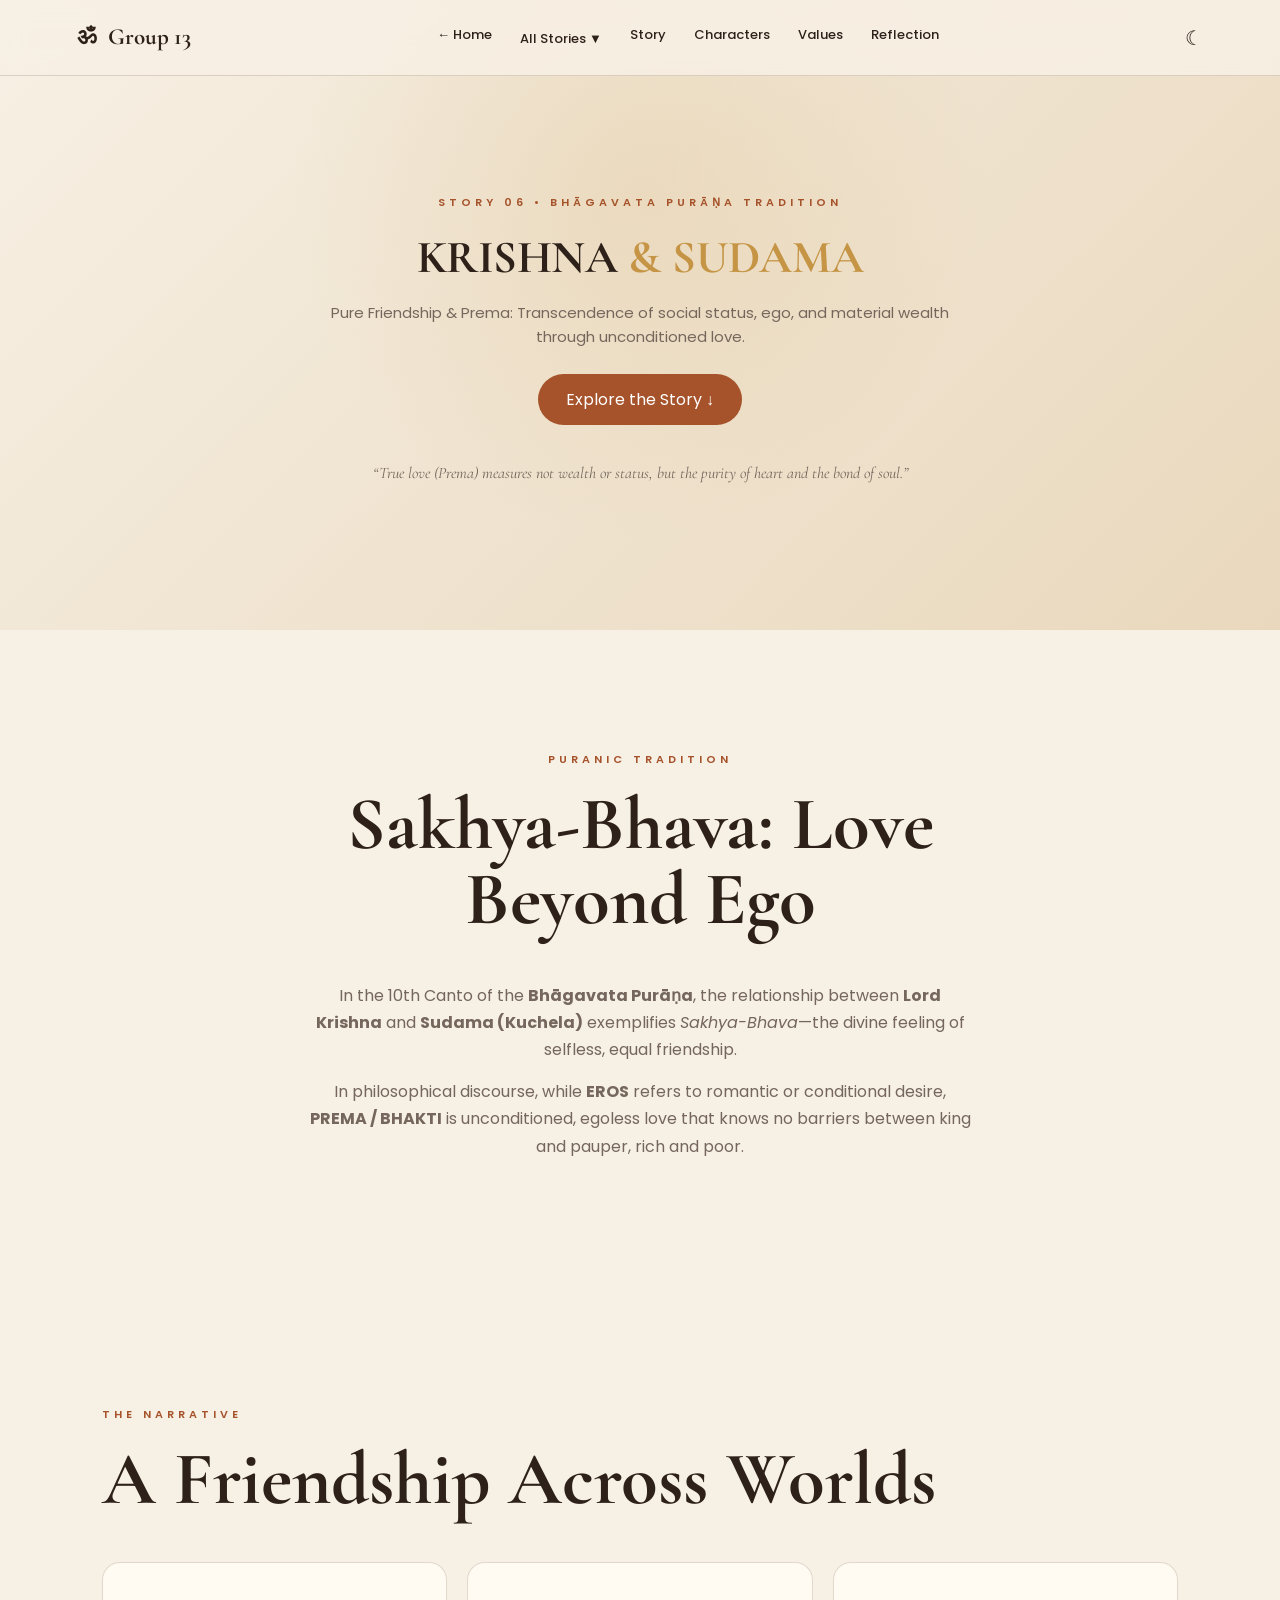
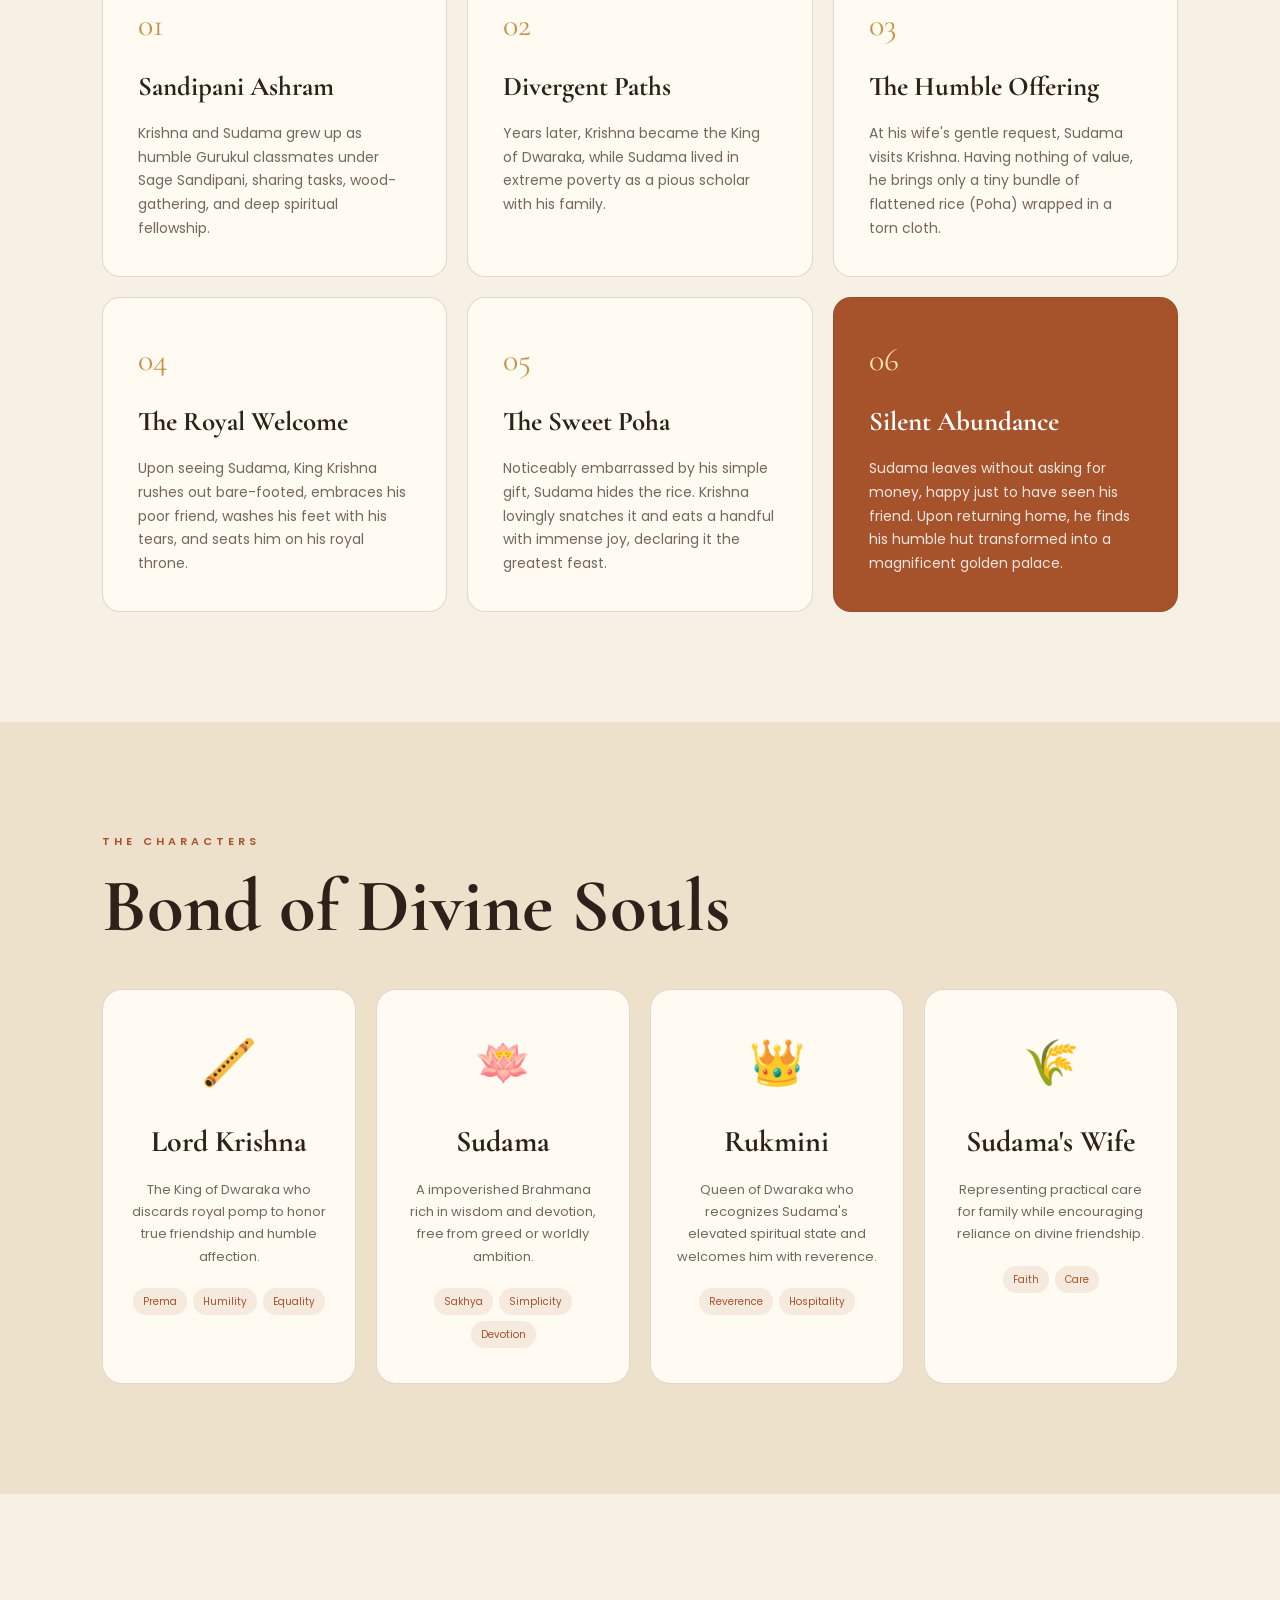
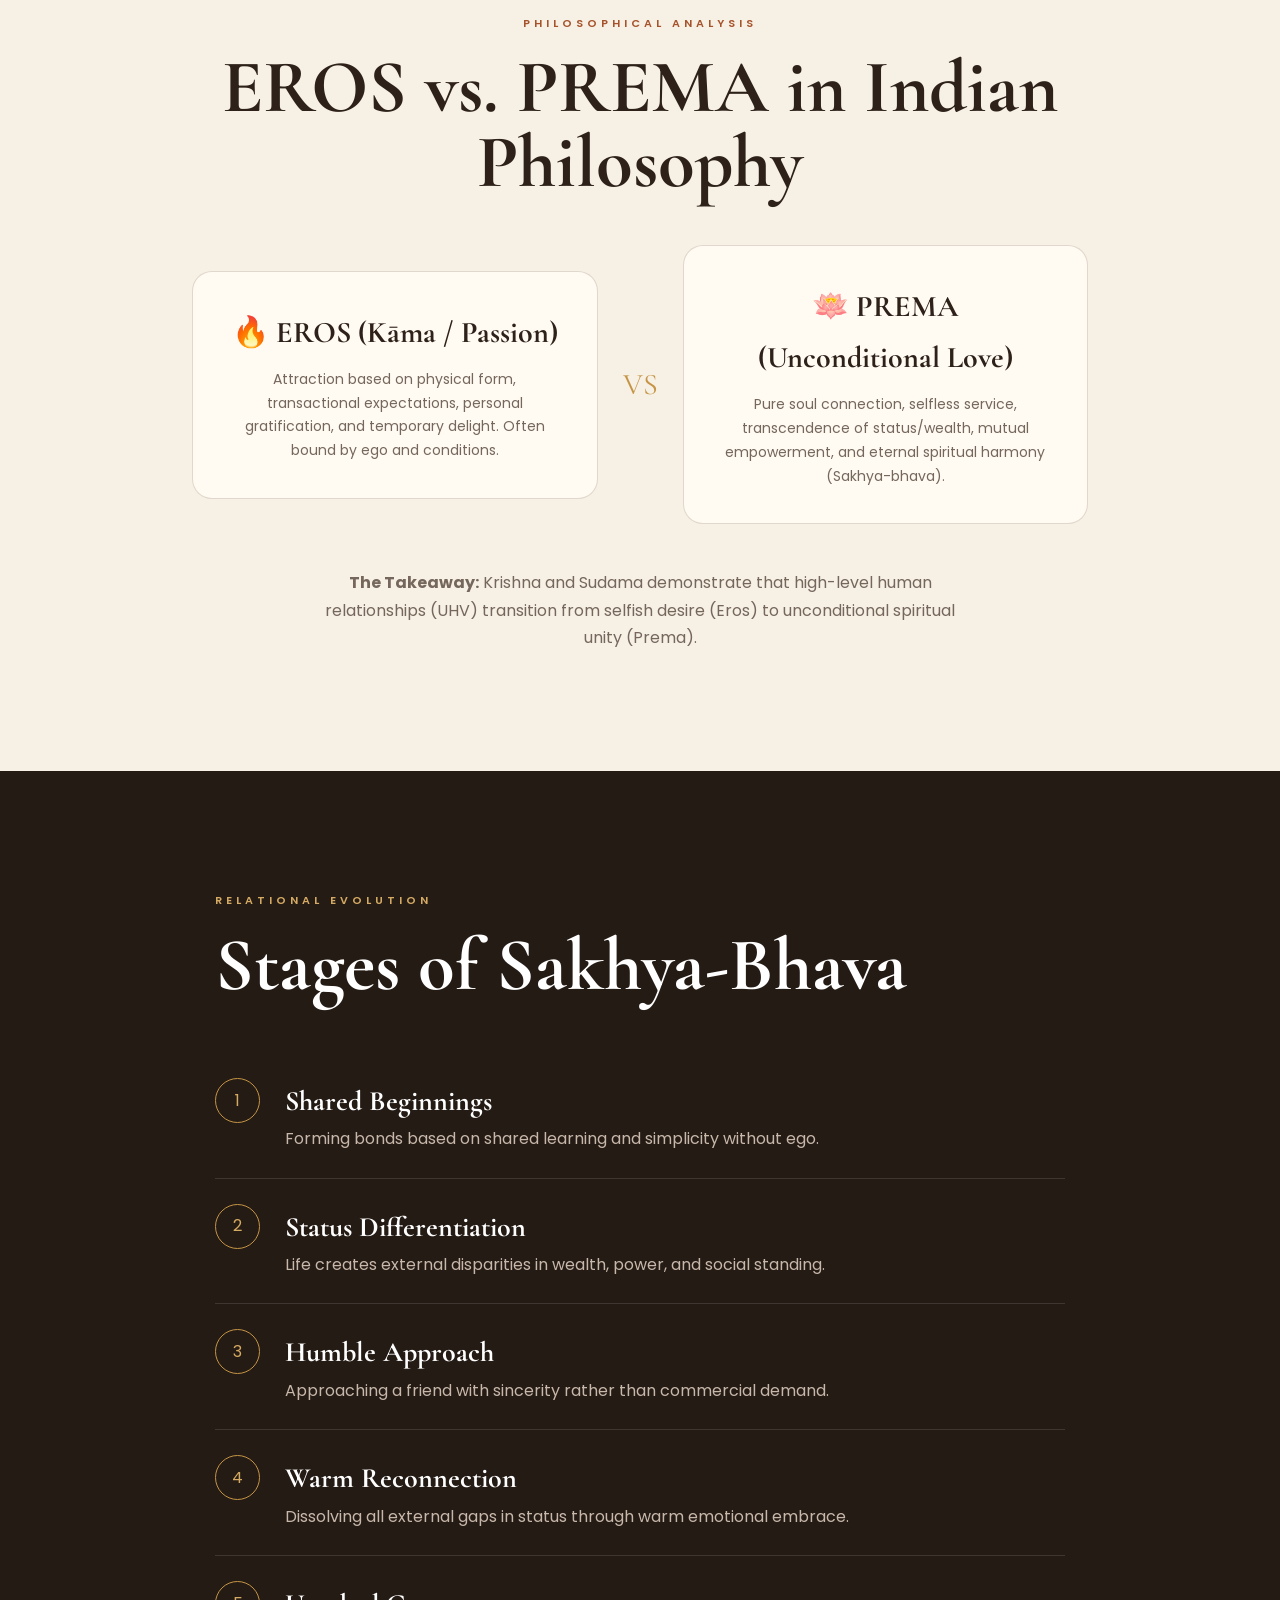
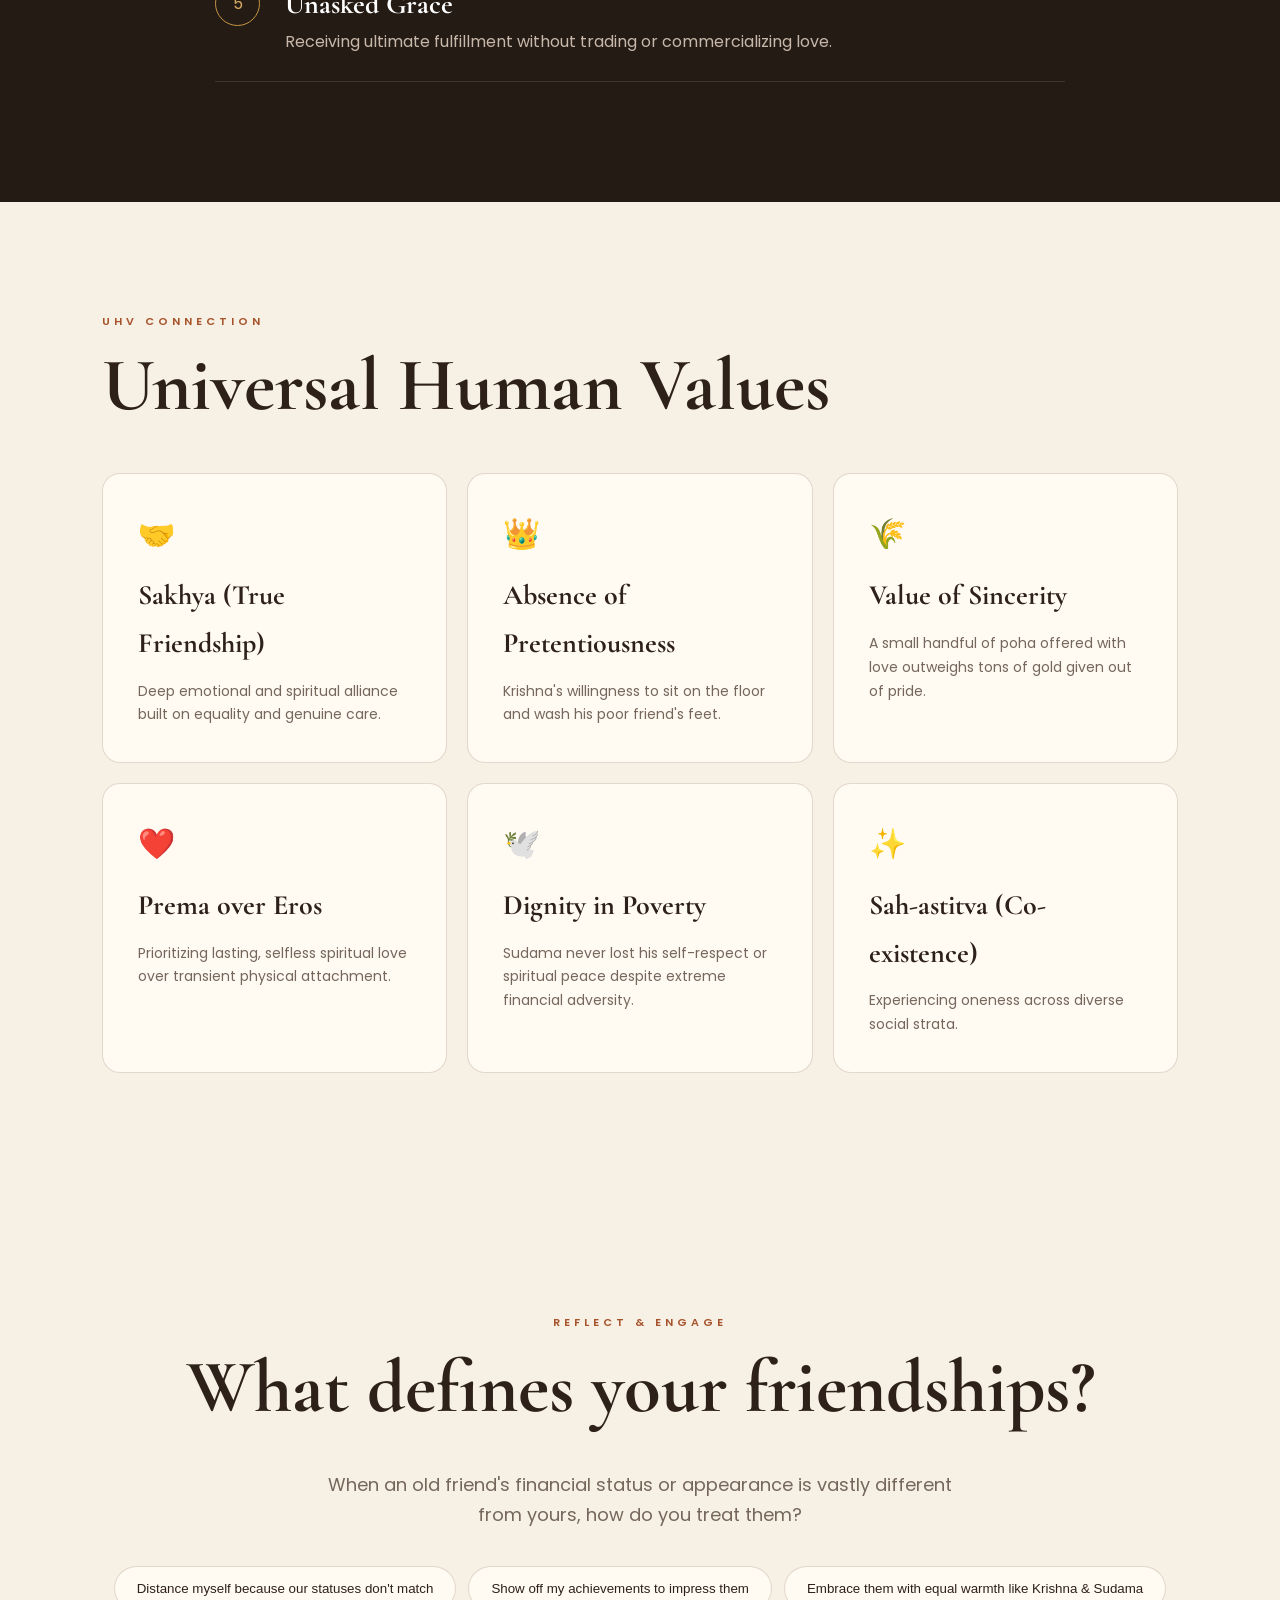
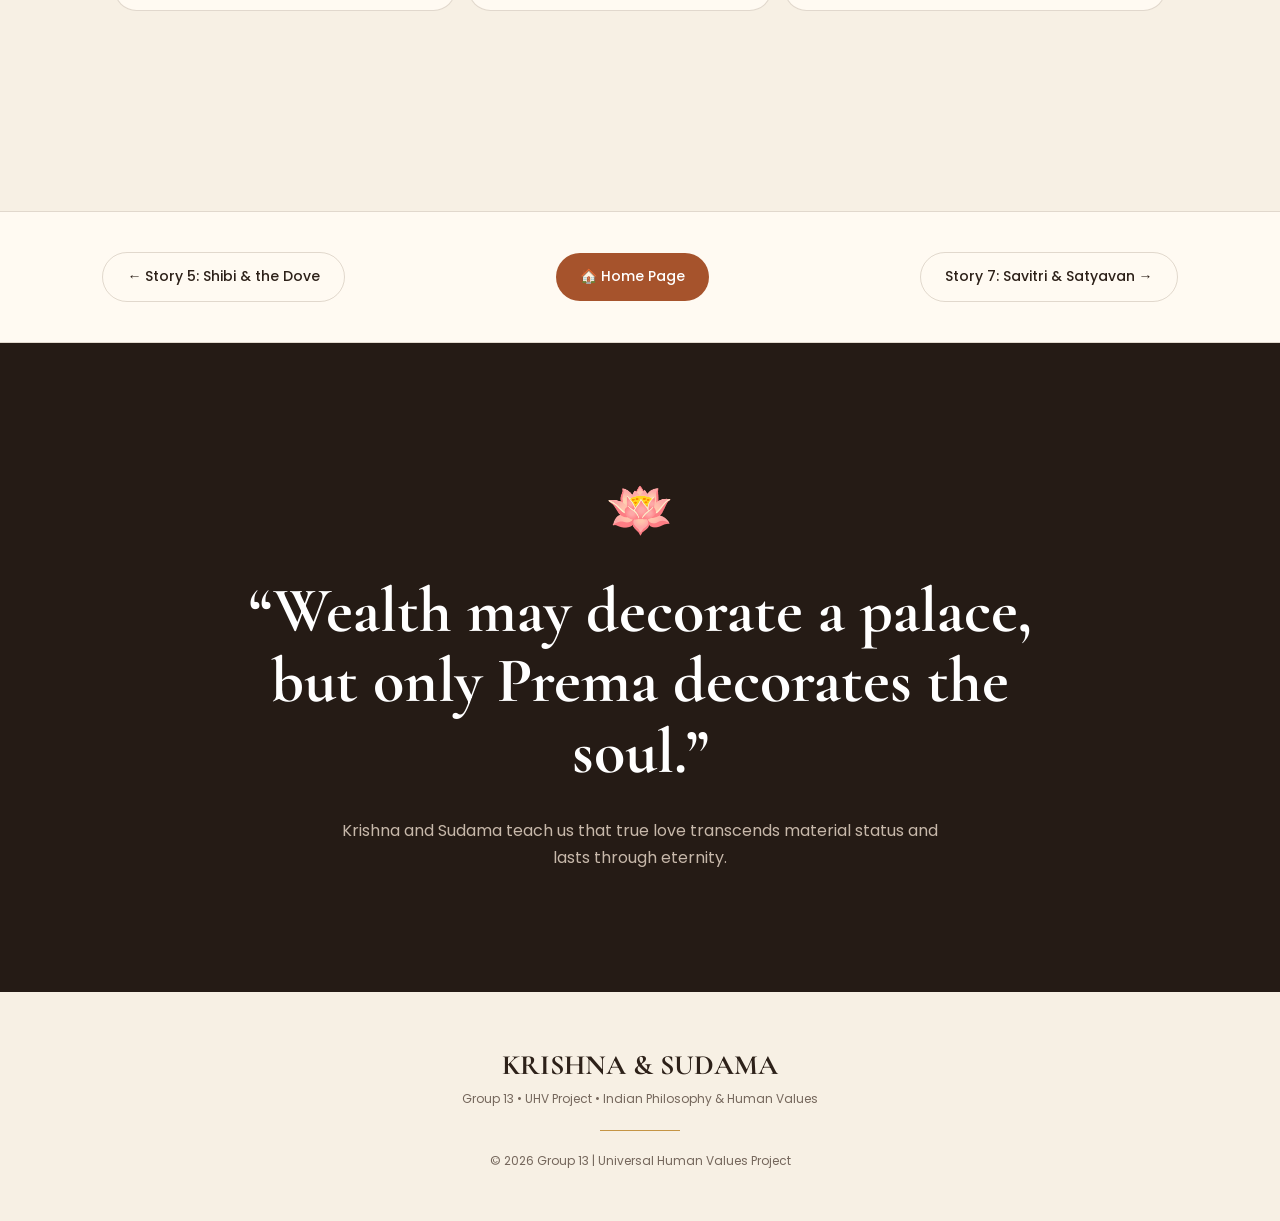
<file: krishna-sudama.html>
<!DOCTYPE html>
<html lang="en">
<head>
    <meta charset="UTF-8">
    <meta name="viewport" content="width=device-width, initial-scale=1.0">

    <title>Krishna & Sudama | Group 13 - Indian Philosophy</title>

    <link rel="stylesheet" href="style.css">

    <link rel="preconnect" href="https://fonts.googleapis.com">
    <link rel="preconnect" href="https://fonts.gstatic.com" crossorigin>
    <link href="https://fonts.googleapis.com/css2?family=Cormorant+Garamond:wght@500;600;700&family=Poppins:wght@300;400;500;600&display=swap" rel="stylesheet">
</head>

<body>

    <!-- NAVBAR -->
    <header class="navbar">
        <div class="logo"><a href="index.html" style="text-decoration:none; color:inherit;">ॐ <span>Group 13</span></a></div>

        <nav>
            <a href="index.html">← Home</a>
            <div class="nav-dropdown">
                <a href="#" class="dropdown-trigger">All Stories ▼</a>
                <div class="dropdown-menu">
                    <a href="satyakama.html">1. Satyakāma Jābāla</a>
                    <a href="harishchandra.html">2. King Harishchandra</a>
                    <a href="nachiketa.html">3. Nachiketa</a>
                    <a href="rantideva.html">4. Rantideva</a>
                    <a href="shibi.html">5. Shibi & the Dove</a>
                    <a href="krishna-sudama.html" class="active">6. Krishna & Sudama</a>
                    <a href="savitri-satyavan.html">7. Savitri & Satyavan</a>
                </div>
            </div>
            <a href="#story">Story</a>
            <a href="#characters">Characters</a>
            <a href="#values">Values</a>
            <a href="#reflection">Reflection</a>
        </nav>

        <button id="themeBtn">☾</button>
    </header>


    <!-- HERO -->
    <section class="hero">

        <div class="hero-content">

            <p class="eyebrow">STORY 06 • BHĀGAVATA PURĀṆA TRADITION</p>

            <h1>
                KRISHNA
                <span>& SUDAMA</span>
            </h1>

            <p class="subtitle">
                Pure Friendship & Prema: Transcendence of social status, ego, and material wealth through unconditioned love.
            </p>

            <a href="#story" class="hero-btn">
                Explore the Story ↓
            </a>

        </div>

        <div class="hero-quote">
            <p>
                “True love (Prema) measures not wealth or status, but the purity of heart and the bond of soul.”
            </p>
        </div>

    </section>


    <!-- INTRO -->
    <section class="intro">

        <p class="section-label">PURANIC TRADITION</p>

        <h2>Sakhya-Bhava: Love Beyond Ego</h2>

        <p>
            In the 10th Canto of the <strong>Bhāgavata Purāṇa</strong>, the relationship between <strong>Lord Krishna</strong> and <strong>Sudama (Kuchela)</strong> exemplifies <em>Sakhya-Bhava</em>—the divine feeling of selfless, equal friendship.
        </p>

        <p>
            In philosophical discourse, while <strong>EROS</strong> refers to romantic or conditional desire, <strong>PREMA / BHAKTI</strong> is unconditioned, egoless love that knows no barriers between king and pauper, rich and poor.
        </p>

    </section>


    <!-- STORY GRID -->
    <section id="story" class="section">

        <p class="section-label">THE NARRATIVE</p>

        <h2>A Friendship Across Worlds</h2>

        <div class="story-grid">

            <article class="story-card">
                <span>01</span>
                <h3>Sandipani Ashram</h3>
                <p>
                    Krishna and Sudama grew up as humble Gurukul classmates under Sage Sandipani, sharing tasks, wood-gathering, and deep spiritual fellowship.
                </p>
            </article>

            <article class="story-card">
                <span>02</span>
                <h3>Divergent Paths</h3>
                <p>
                    Years later, Krishna became the King of Dwaraka, while Sudama lived in extreme poverty as a pious scholar with his family.
                </p>
            </article>

            <article class="story-card">
                <span>03</span>
                <h3>The Humble Offering</h3>
                <p>
                    At his wife's gentle request, Sudama visits Krishna. Having nothing of value, he brings only a tiny bundle of flattened rice (Poha) wrapped in a torn cloth.
                </p>
            </article>

            <article class="story-card">
                <span>04</span>
                <h3>The Royal Welcome</h3>
                <p>
                    Upon seeing Sudama, King Krishna rushes out bare-footed, embraces his poor friend, washes his feet with his tears, and seats him on his royal throne.
                </p>
            </article>

            <article class="story-card">
                <span>05</span>
                <h3>The Sweet Poha</h3>
                <p>
                    Noticeably embarrassed by his simple gift, Sudama hides the rice. Krishna lovingly snatches it and eats a handful with immense joy, declaring it the greatest feast.
                </p>
            </article>

            <article class="story-card highlight-card">
                <span>06</span>
                <h3>Silent Abundance</h3>
                <p>
                    Sudama leaves without asking for money, happy just to have seen his friend. Upon returning home, he finds his humble hut transformed into a magnificent golden palace.
                </p>
            </article>

        </div>

    </section>


    <!-- CHARACTERS -->
    <section id="characters" class="section characters-section">

        <p class="section-label">THE CHARACTERS</p>

        <h2>Bond of Divine Souls</h2>

        <div class="character-grid">

            <div class="character">
                <div class="character-symbol">🪈</div>
                <h3>Lord Krishna</h3>
                <p>
                    The King of Dwaraka who discards royal pomp to honor true friendship and humble affection.
                </p>
                <div class="tags">
                    <span>Prema</span>
                    <span>Humility</span>
                    <span>Equality</span>
                </div>
            </div>

            <div class="character">
                <div class="character-symbol">🪷</div>
                <h3>Sudama</h3>
                <p>
                    A impoverished Brahmana rich in wisdom and devotion, free from greed or worldly ambition.
                </p>
                <div class="tags">
                    <span>Sakhya</span>
                    <span>Simplicity</span>
                    <span>Devotion</span>
                </div>
            </div>

            <div class="character">
                <div class="character-symbol">👑</div>
                <h3>Rukmini</h3>
                <p>
                    Queen of Dwaraka who recognizes Sudama's elevated spiritual state and welcomes him with reverence.
                </p>
                <div class="tags">
                    <span>Reverence</span>
                    <span>Hospitality</span>
                </div>
            </div>

            <div class="character">
                <div class="character-symbol">🌾</div>
                <h3>Sudama's Wife</h3>
                <p>
                    Representing practical care for family while encouraging reliance on divine friendship.
                </p>
                <div class="tags">
                    <span>Faith</span>
                    <span>Care</span>
                </div>
            </div>

        </div>

    </section>


    <!-- PHILOSOPHICAL COMPARISON: EROS VS PREMA -->
    <section class="dialogue">

        <p class="section-label">PHILOSOPHICAL ANALYSIS</p>

        <h2>EROS vs. PREMA in Indian Philosophy</h2>

        <div class="dialogue-box">

            <div class="dialogue-person savitri">
                <h3>🔥 EROS (Kāma / Passion)</h3>
                <p>
                    Attraction based on physical form, transactional expectations, personal gratification, and temporary delight. Often bound by ego and conditions.
                </p>
            </div>

            <div class="versus">VS</div>

            <div class="dialogue-person yama">
                <h3>🪷 PREMA (Unconditional Love)</h3>
                <p>
                    Pure soul connection, selfless service, transcendence of status/wealth, mutual empowerment, and eternal spiritual harmony (Sakhya-bhava).
                </p>
            </div>

        </div>

        <p class="dialogue-conclusion">
            <strong>The Takeaway:</strong> Krishna and Sudama demonstrate that high-level human relationships (UHV) transition from selfish desire (Eros) to unconditional spiritual unity (Prema).
        </p>

    </section>


    <!-- JOURNEY -->
    <section id="journey" class="journey">

        <div class="journey-content">

            <p class="section-label">RELATIONAL EVOLUTION</p>

            <h2>Stages of Sakhya-Bhava</h2>

            <div class="timeline">

                <div class="timeline-item">
                    <div class="dot">1</div>
                    <div>
                        <h3>Shared Beginnings</h3>
                        <p>Forming bonds based on shared learning and simplicity without ego.</p>
                    </div>
                </div>

                <div class="timeline-item">
                    <div class="dot">2</div>
                    <div>
                        <h3>Status Differentiation</h3>
                        <p>Life creates external disparities in wealth, power, and social standing.</p>
                    </div>
                </div>

                <div class="timeline-item">
                    <div class="dot">3</div>
                    <div>
                        <h3>Humble Approach</h3>
                        <p>Approaching a friend with sincerity rather than commercial demand.</p>
                    </div>
                </div>

                <div class="timeline-item">
                    <div class="dot">4</div>
                    <div>
                        <h3>Warm Reconnection</h3>
                        <p>Dissolving all external gaps in status through warm emotional embrace.</p>
                    </div>
                </div>

                <div class="timeline-item">
                    <div class="dot">5</div>
                    <div>
                        <h3>Unasked Grace</h3>
                        <p>Receiving ultimate fulfillment without trading or commercializing love.</p>
                    </div>
                </div>

            </div>

        </div>

    </section>


    <!-- VALUES -->
    <section id="values" class="section">

        <p class="section-label">UHV CONNECTION</p>

        <h2>Universal Human Values</h2>

        <div class="values-grid">

            <div class="value-card">
                <div>🤝</div>
                <h3>Sakhya (True Friendship)</h3>
                <p>
                    Deep emotional and spiritual alliance built on equality and genuine care.
                </p>
            </div>

            <div class="value-card">
                <div>👑</div>
                <h3>Absence of Pretentiousness</h3>
                <p>
                    Krishna's willingness to sit on the floor and wash his poor friend's feet.
                </p>
            </div>

            <div class="value-card">
                <div>🌾</div>
                <h3>Value of Sincerity</h3>
                <p>
                    A small handful of poha offered with love outweighs tons of gold given out of pride.
                </p>
            </div>

            <div class="value-card">
                <div>❤️</div>
                <h3>Prema over Eros</h3>
                <p>
                    Prioritizing lasting, selfless spiritual love over transient physical attachment.
                </p>
            </div>

            <div class="value-card">
                <div>🕊️</div>
                <h3>Dignity in Poverty</h3>
                <p>
                    Sudama never lost his self-respect or spiritual peace despite extreme financial adversity.
                </p>
            </div>

            <div class="value-card">
                <div>✨</div>
                <h3>Sah-astitva (Co-existence)</h3>
                <p>
                    Experiencing oneness across diverse social strata.
                </p>
            </div>

        </div>

    </section>


    <!-- REFLECTION -->
    <section id="reflection" class="reflection">

        <p class="section-label">REFLECT & ENGAGE</p>

        <h2>What defines your friendships?</h2>

        <p class="question">
            When an old friend's financial status or appearance is vastly different from yours, how do you treat them?
        </p>

        <div class="choices">

            <button onclick="showStoryAnswer('krishna-sudama', 1)">
                Distance myself because our statuses don't match
            </button>

            <button onclick="showStoryAnswer('krishna-sudama', 2)">
                Show off my achievements to impress them
            </button>

            <button onclick="showStoryAnswer('krishna-sudama', 3)">
                Embrace them with equal warmth like Krishna & Sudama
            </button>

        </div>

        <div id="answer"></div>

    </section>


    <!-- STORY SWITCHER FOOTER NAV -->
    <section class="story-nav-bar">
        <div class="story-nav-container">
            <a href="shibi.html" class="story-nav-btn prev">← Story 5: Shibi & the Dove</a>
            <a href="index.html" class="story-nav-btn home">🏠 Home Page</a>
            <a href="savitri-satyavan.html" class="story-nav-btn next">Story 7: Savitri & Satyavan →</a>
        </div>
    </section>


    <!-- FINAL QUOTE -->
    <section class="final">

        <div class="lotus">🪷</div>

        <h2>
            “Wealth may decorate a palace, but only Prema decorates the soul.”
        </h2>

        <p>
            Krishna and Sudama teach us that true love transcends material status and lasts through eternity.
        </p>

    </section>


    <!-- FOOTER -->
    <footer>

        <h3>KRISHNA & SUDAMA</h3>

        <p>
            Group 13 • UHV Project • Indian Philosophy & Human Values
        </p>

        <div class="footer-line"></div>

        <p class="copyright">
            © 2026 Group 13 | Universal Human Values Project
        </p>

    </footer>


    <script src="script.js"></script>

</body>
</html>
</file>
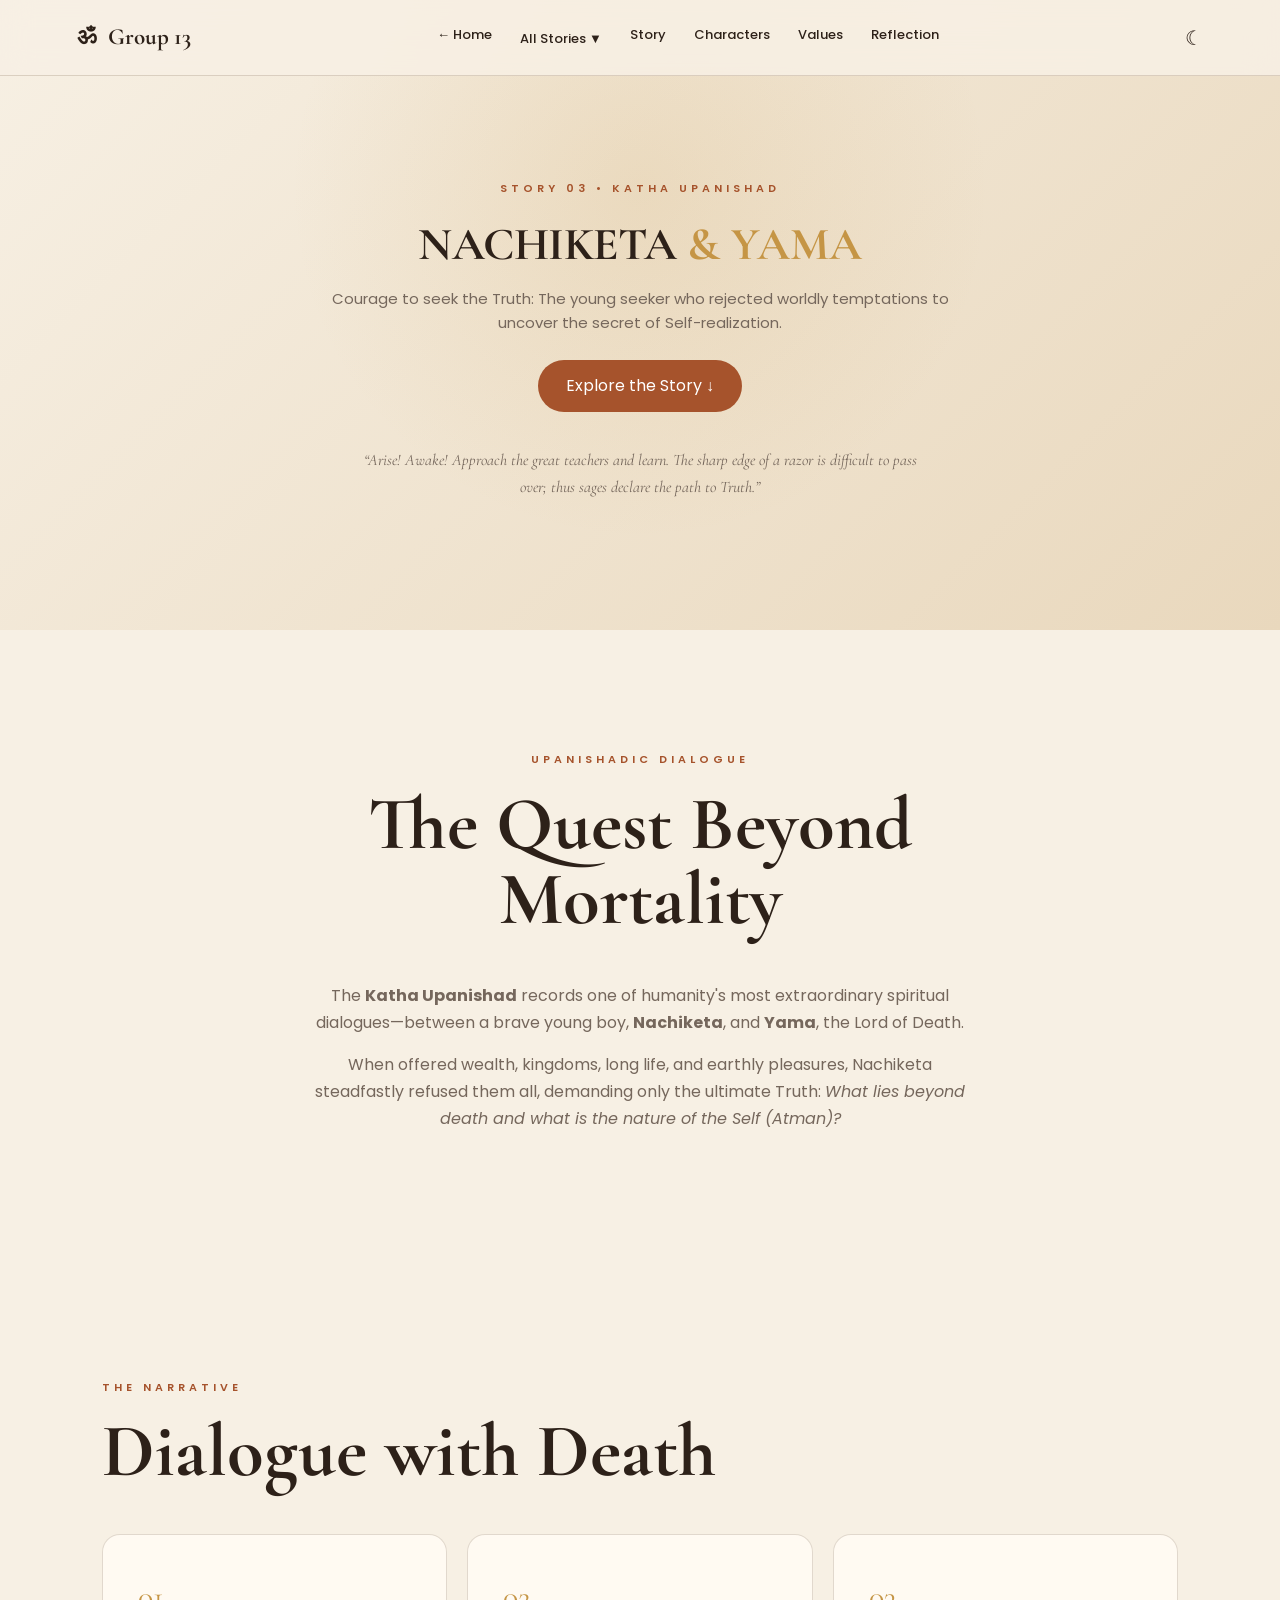
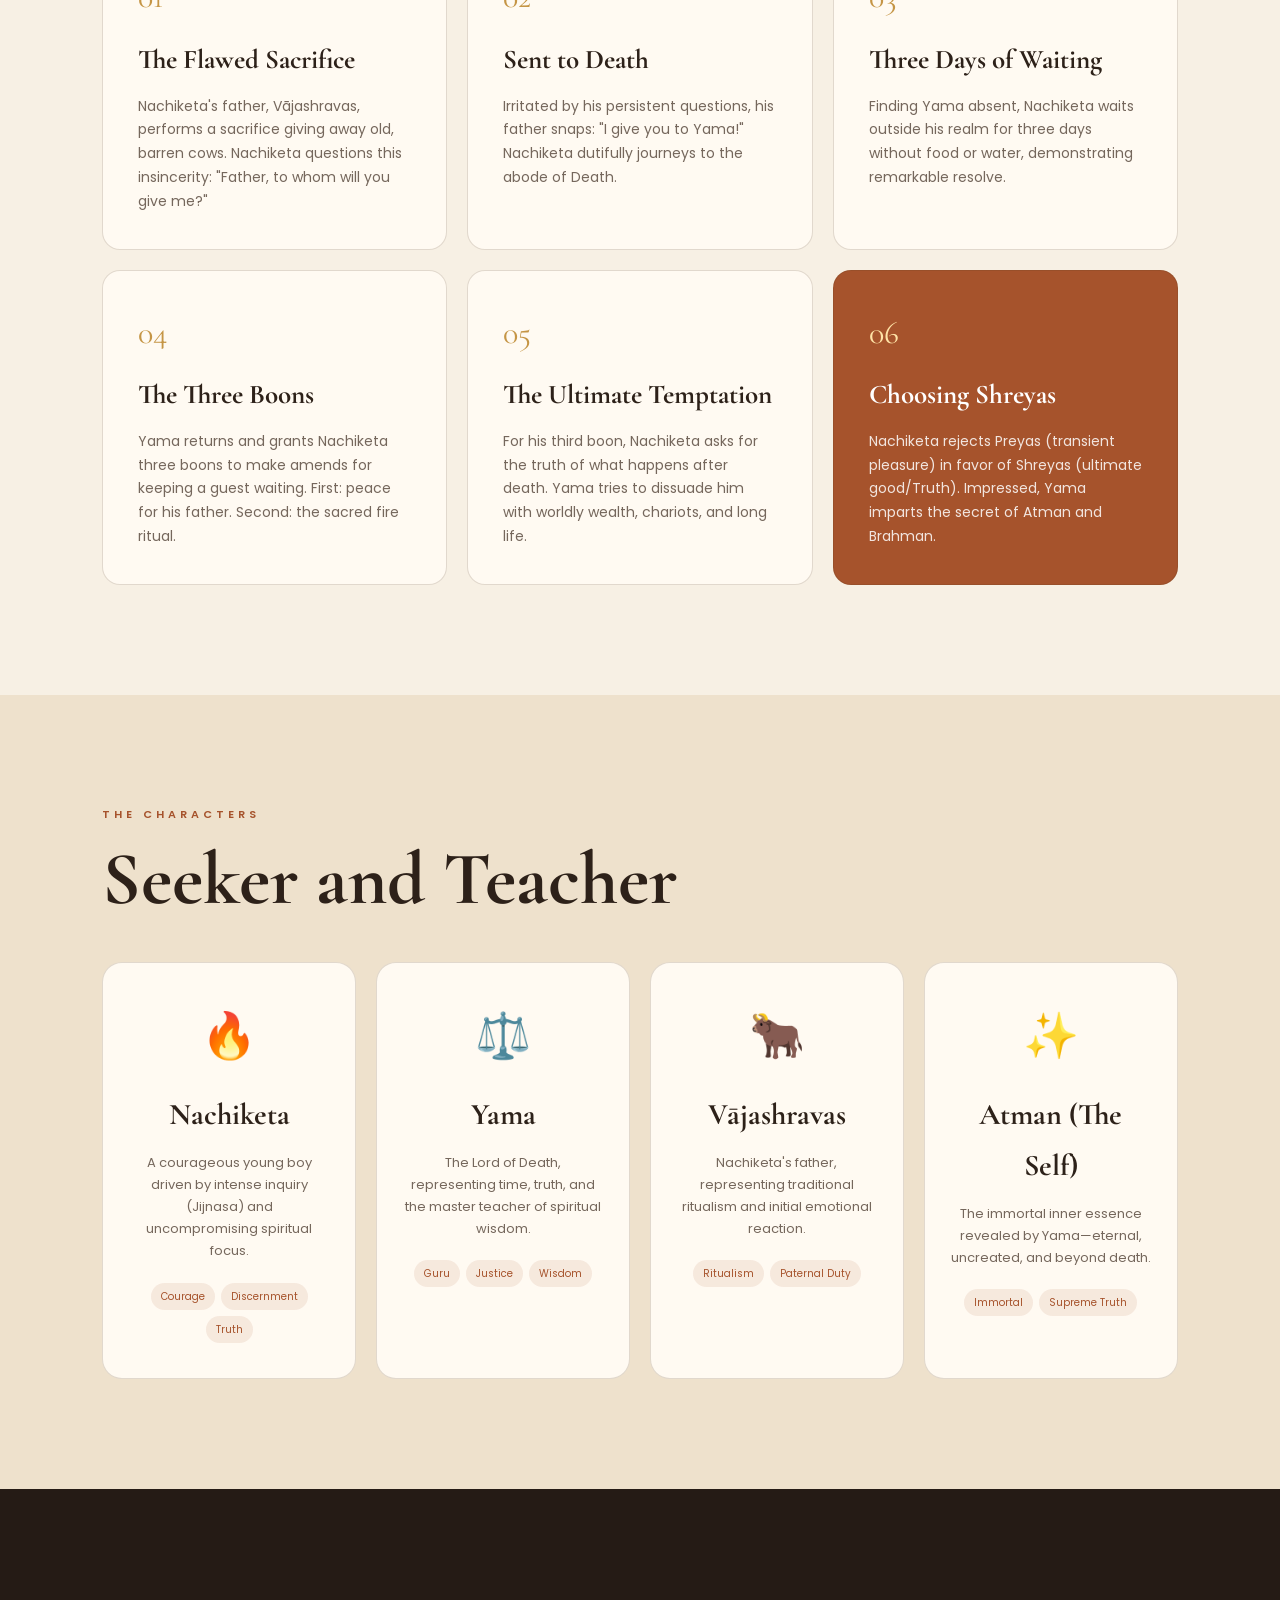
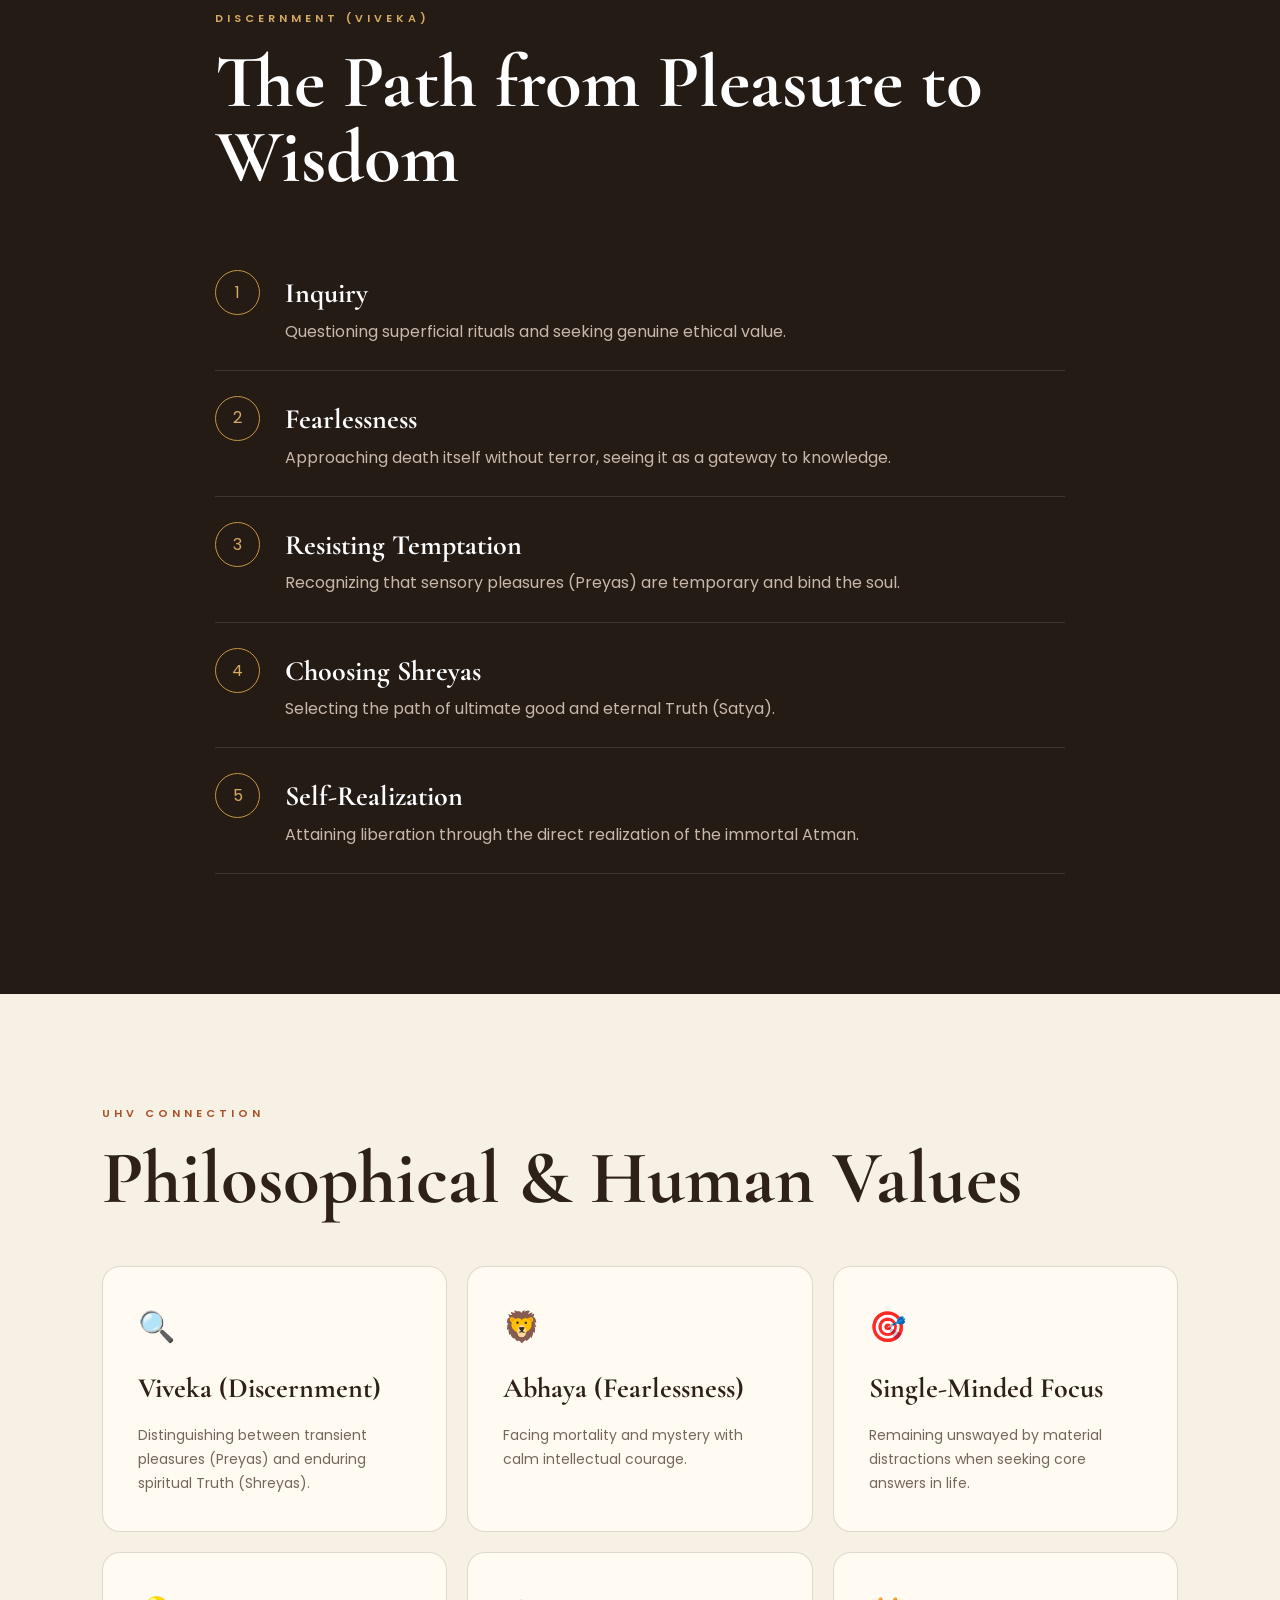
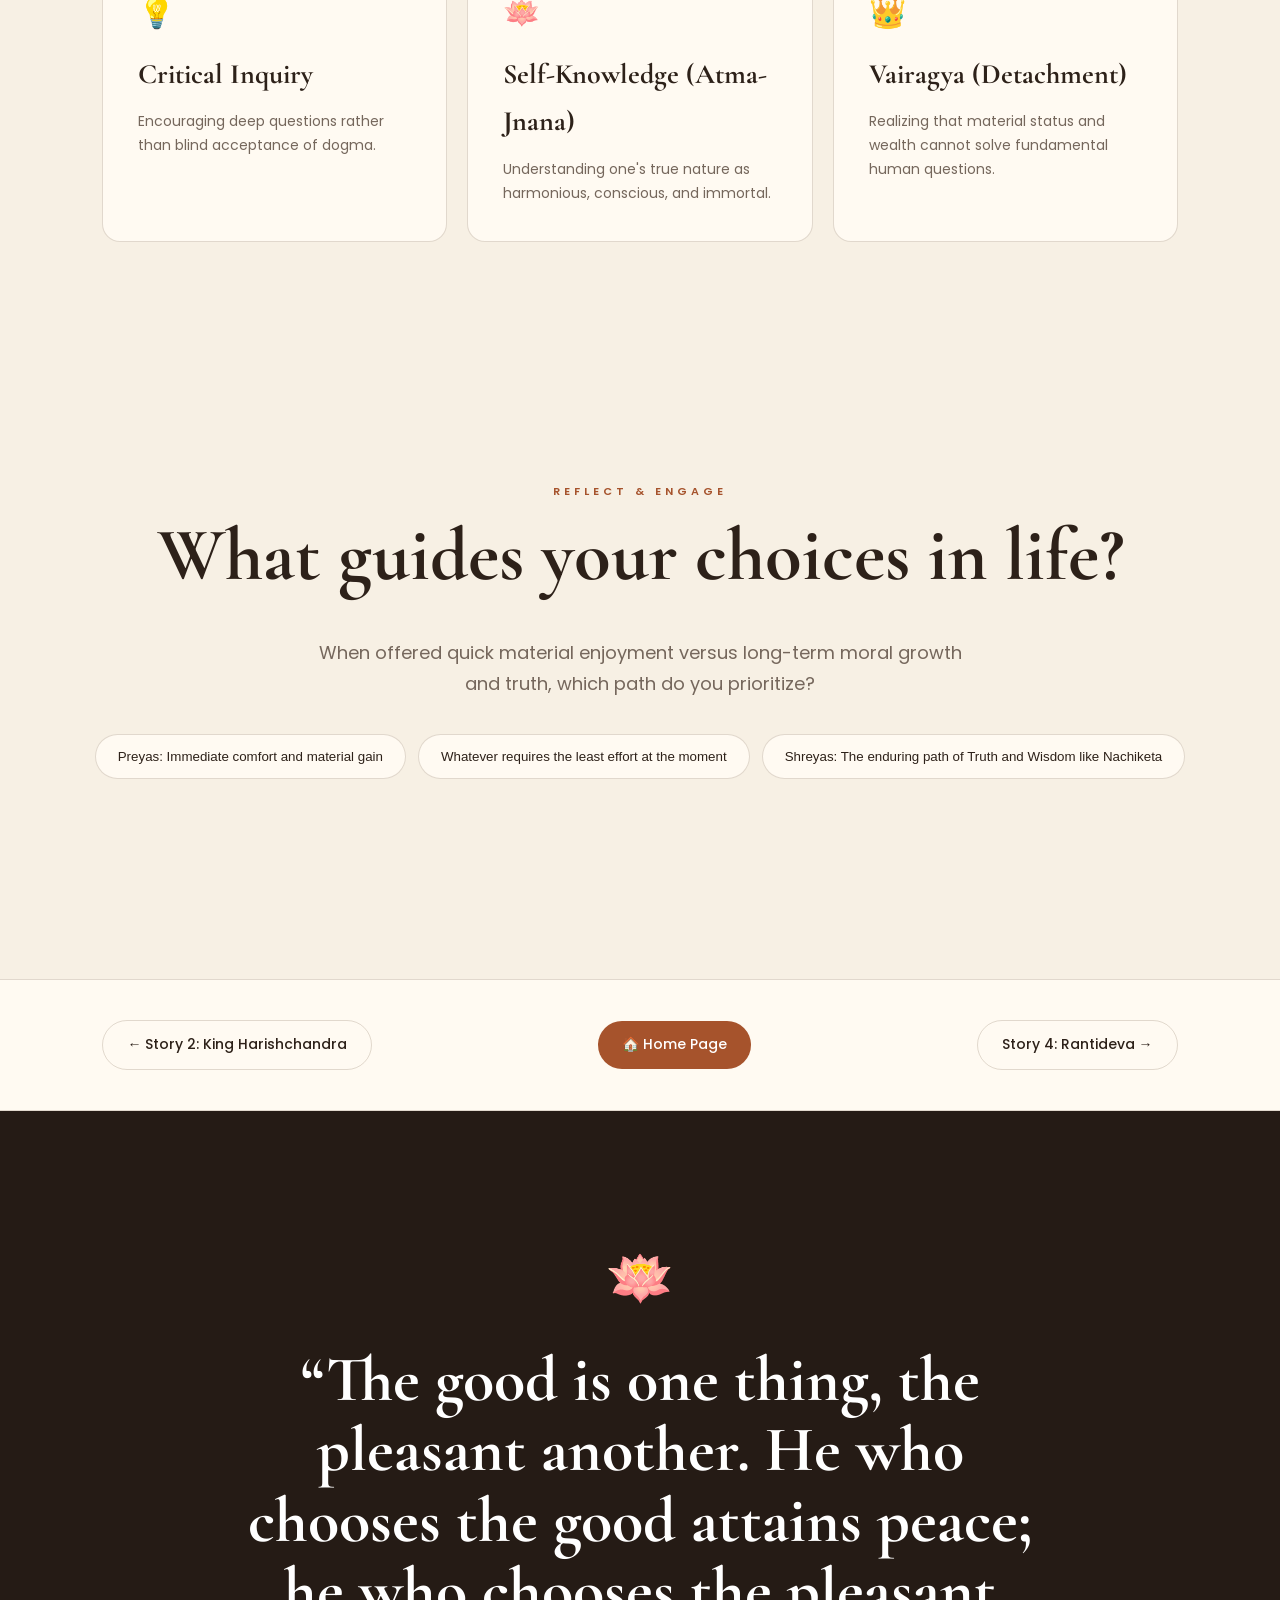
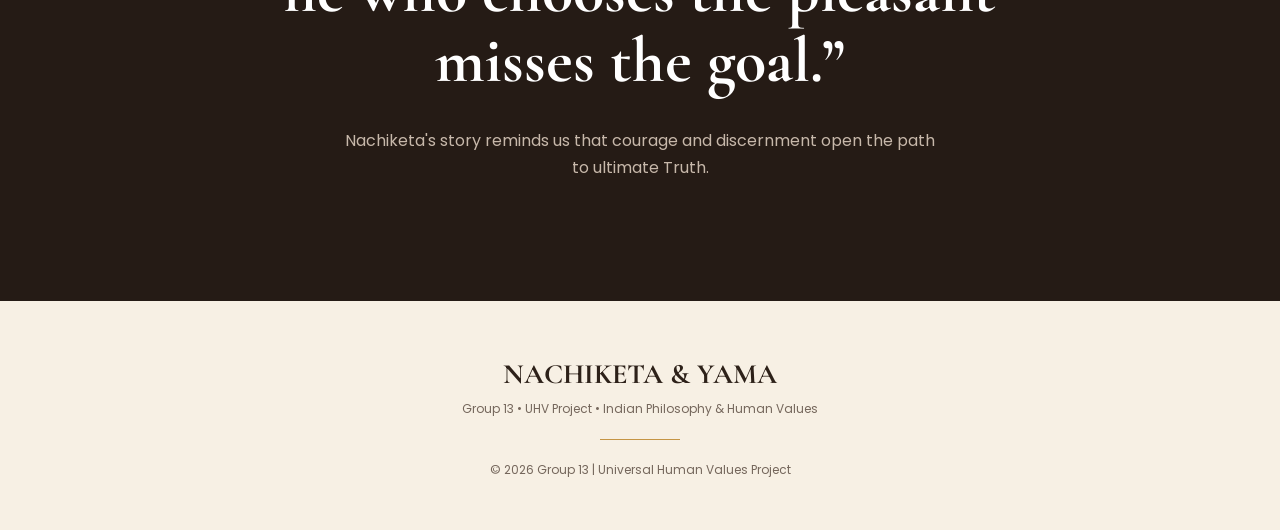
<file: nachiketa.html>
<!DOCTYPE html>
<html lang="en">
<head>
    <meta charset="UTF-8">
    <meta name="viewport" content="width=device-width, initial-scale=1.0">

    <title>Nachiketa | Group 13 - Indian Philosophy</title>

    <link rel="stylesheet" href="style.css">

    <link rel="preconnect" href="https://fonts.googleapis.com">
    <link rel="preconnect" href="https://fonts.gstatic.com" crossorigin>
    <link href="https://fonts.googleapis.com/css2?family=Cormorant+Garamond:wght@500;600;700&family=Poppins:wght@300;400;500;600&display=swap" rel="stylesheet">
</head>

<body>

    <!-- NAVBAR -->
    <header class="navbar">
        <div class="logo"><a href="index.html" style="text-decoration:none; color:inherit;">ॐ <span>Group 13</span></a></div>

        <nav>
            <a href="index.html">← Home</a>
            <div class="nav-dropdown">
                <a href="#" class="dropdown-trigger">All Stories ▼</a>
                <div class="dropdown-menu">
                    <a href="satyakama.html">1. Satyakāma Jābāla</a>
                    <a href="harishchandra.html">2. King Harishchandra</a>
                    <a href="nachiketa.html" class="active">3. Nachiketa</a>
                    <a href="rantideva.html">4. Rantideva</a>
                    <a href="shibi.html">5. Shibi & the Dove</a>
                    <a href="krishna-sudama.html">6. Krishna & Sudama</a>
                    <a href="savitri-satyavan.html">7. Savitri & Satyavan</a>
                </div>
            </div>
            <a href="#story">Story</a>
            <a href="#characters">Characters</a>
            <a href="#values">Values</a>
            <a href="#reflection">Reflection</a>
        </nav>

        <button id="themeBtn">☾</button>
    </header>


    <!-- HERO -->
    <section class="hero">

        <div class="hero-content">

            <p class="eyebrow">STORY 03 • KATHA UPANISHAD</p>

            <h1>
                NACHIKETA
                <span>& YAMA</span>
            </h1>

            <p class="subtitle">
                Courage to seek the Truth: The young seeker who rejected worldly temptations to uncover the secret of Self-realization.
            </p>

            <a href="#story" class="hero-btn">
                Explore the Story ↓
            </a>

        </div>

        <div class="hero-quote">
            <p>
                “Arise! Awake! Approach the great teachers and learn. The sharp edge of a razor is difficult to pass over; thus sages declare the path to Truth.”
            </p>
        </div>

    </section>


    <!-- INTRO -->
    <section class="intro">

        <p class="section-label">UPANISHADIC DIALOGUE</p>

        <h2>The Quest Beyond Mortality</h2>

        <p>
            The <strong>Katha Upanishad</strong> records one of humanity's most extraordinary spiritual dialogues—between a brave young boy, <strong>Nachiketa</strong>, and <strong>Yama</strong>, the Lord of Death.
        </p>

        <p>
            When offered wealth, kingdoms, long life, and earthly pleasures, Nachiketa steadfastly refused them all, demanding only the ultimate Truth: <em>What lies beyond death and what is the nature of the Self (Atman)?</em>
        </p>

    </section>


    <!-- STORY GRID -->
    <section id="story" class="section">

        <p class="section-label">THE NARRATIVE</p>

        <h2>Dialogue with Death</h2>

        <div class="story-grid">

            <article class="story-card">
                <span>01</span>
                <h3>The Flawed Sacrifice</h3>
                <p>
                    Nachiketa's father, Vājashravas, performs a sacrifice giving away old, barren cows. Nachiketa questions this insincerity: "Father, to whom will you give me?"
                </p>
            </article>

            <article class="story-card">
                <span>02</span>
                <h3>Sent to Death</h3>
                <p>
                    Irritated by his persistent questions, his father snaps: "I give you to Yama!" Nachiketa dutifully journeys to the abode of Death.
                </p>
            </article>

            <article class="story-card">
                <span>03</span>
                <h3>Three Days of Waiting</h3>
                <p>
                    Finding Yama absent, Nachiketa waits outside his realm for three days without food or water, demonstrating remarkable resolve.
                </p>
            </article>

            <article class="story-card">
                <span>04</span>
                <h3>The Three Boons</h3>
                <p>
                    Yama returns and grants Nachiketa three boons to make amends for keeping a guest waiting. First: peace for his father. Second: the sacred fire ritual.
                </p>
            </article>

            <article class="story-card">
                <span>05</span>
                <h3>The Ultimate Temptation</h3>
                <p>
                    For his third boon, Nachiketa asks for the truth of what happens after death. Yama tries to dissuade him with worldly wealth, chariots, and long life.
                </p>
            </article>

            <article class="story-card highlight-card">
                <span>06</span>
                <h3>Choosing Shreyas</h3>
                <p>
                    Nachiketa rejects Preyas (transient pleasure) in favor of Shreyas (ultimate good/Truth). Impressed, Yama imparts the secret of Atman and Brahman.
                </p>
            </article>

        </div>

    </section>


    <!-- CHARACTERS -->
    <section id="characters" class="section characters-section">

        <p class="section-label">THE CHARACTERS</p>

        <h2>Seeker and Teacher</h2>

        <div class="character-grid">

            <div class="character">
                <div class="character-symbol">🔥</div>
                <h3>Nachiketa</h3>
                <p>
                    A courageous young boy driven by intense inquiry (Jijnasa) and uncompromising spiritual focus.
                </p>
                <div class="tags">
                    <span>Courage</span>
                    <span>Discernment</span>
                    <span>Truth</span>
                </div>
            </div>

            <div class="character">
                <div class="character-symbol">⚖️</div>
                <h3>Yama</h3>
                <p>
                    The Lord of Death, representing time, truth, and the master teacher of spiritual wisdom.
                </p>
                <div class="tags">
                    <span>Guru</span>
                    <span>Justice</span>
                    <span>Wisdom</span>
                </div>
            </div>

            <div class="character">
                <div class="character-symbol">🐂</div>
                <h3>Vājashravas</h3>
                <p>
                    Nachiketa's father, representing traditional ritualism and initial emotional reaction.
                </p>
                <div class="tags">
                    <span>Ritualism</span>
                    <span>Paternal Duty</span>
                </div>
            </div>

            <div class="character">
                <div class="character-symbol">✨</div>
                <h3>Atman (The Self)</h3>
                <p>
                    The immortal inner essence revealed by Yama—eternal, uncreated, and beyond death.
                </p>
                <div class="tags">
                    <span>Immortal</span>
                    <span>Supreme Truth</span>
                </div>
            </div>

        </div>

    </section>


    <!-- JOURNEY -->
    <section id="journey" class="journey">

        <div class="journey-content">

            <p class="section-label">DISCERNMENT (VIVEKA)</p>

            <h2>The Path from Pleasure to Wisdom</h2>

            <div class="timeline">

                <div class="timeline-item">
                    <div class="dot">1</div>
                    <div>
                        <h3>Inquiry</h3>
                        <p>Questioning superficial rituals and seeking genuine ethical value.</p>
                    </div>
                </div>

                <div class="timeline-item">
                    <div class="dot">2</div>
                    <div>
                        <h3>Fearlessness</h3>
                        <p>Approaching death itself without terror, seeing it as a gateway to knowledge.</p>
                    </div>
                </div>

                <div class="timeline-item">
                    <div class="dot">3</div>
                    <div>
                        <h3>Resisting Temptation</h3>
                        <p>Recognizing that sensory pleasures (Preyas) are temporary and bind the soul.</p>
                    </div>
                </div>

                <div class="timeline-item">
                    <div class="dot">4</div>
                    <div>
                        <h3>Choosing Shreyas</h3>
                        <p>Selecting the path of ultimate good and eternal Truth (Satya).</p>
                    </div>
                </div>

                <div class="timeline-item">
                    <div class="dot">5</div>
                    <div>
                        <h3>Self-Realization</h3>
                        <p>Attaining liberation through the direct realization of the immortal Atman.</p>
                    </div>
                </div>

            </div>

        </div>

    </section>


    <!-- VALUES -->
    <section id="values" class="section">

        <p class="section-label">UHV CONNECTION</p>

        <h2>Philosophical & Human Values</h2>

        <div class="values-grid">

            <div class="value-card">
                <div>🔍</div>
                <h3>Viveka (Discernment)</h3>
                <p>
                    Distinguishing between transient pleasures (Preyas) and enduring spiritual Truth (Shreyas).
                </p>
            </div>

            <div class="value-card">
                <div>🦁</div>
                <h3>Abhaya (Fearlessness)</h3>
                <p>
                    Facing mortality and mystery with calm intellectual courage.
                </p>
            </div>

            <div class="value-card">
                <div>🎯</div>
                <h3>Single-Minded Focus</h3>
                <p>
                    Remaining unswayed by material distractions when seeking core answers in life.
                </p>
            </div>

            <div class="value-card">
                <div>💡</div>
                <h3>Critical Inquiry</h3>
                <p>
                    Encouraging deep questions rather than blind acceptance of dogma.
                </p>
            </div>

            <div class="value-card">
                <div>🪷</div>
                <h3>Self-Knowledge (Atma-Jnana)</h3>
                <p>
                    Understanding one's true nature as harmonious, conscious, and immortal.
                </p>
            </div>

            <div class="value-card">
                <div>👑</div>
                <h3>Vairagya (Detachment)</h3>
                <p>
                    Realizing that material status and wealth cannot solve fundamental human questions.
                </p>
            </div>

        </div>

    </section>


    <!-- REFLECTION -->
    <section id="reflection" class="reflection">

        <p class="section-label">REFLECT & ENGAGE</p>

        <h2>What guides your choices in life?</h2>

        <p class="question">
            When offered quick material enjoyment versus long-term moral growth and truth, which path do you prioritize?
        </p>

        <div class="choices">

            <button onclick="showStoryAnswer('nachiketa', 1)">
                Preyas: Immediate comfort and material gain
            </button>

            <button onclick="showStoryAnswer('nachiketa', 2)">
                Whatever requires the least effort at the moment
            </button>

            <button onclick="showStoryAnswer('nachiketa', 3)">
                Shreyas: The enduring path of Truth and Wisdom like Nachiketa
            </button>

        </div>

        <div id="answer"></div>

    </section>


    <!-- STORY SWITCHER FOOTER NAV -->
    <section class="story-nav-bar">
        <div class="story-nav-container">
            <a href="harishchandra.html" class="story-nav-btn prev">← Story 2: King Harishchandra</a>
            <a href="index.html" class="story-nav-btn home">🏠 Home Page</a>
            <a href="rantideva.html" class="story-nav-btn next">Story 4: Rantideva →</a>
        </div>
    </section>


    <!-- FINAL QUOTE -->
    <section class="final">

        <div class="lotus">🪷</div>

        <h2>
            “The good is one thing, the pleasant another. He who chooses the good attains peace; he who chooses the pleasant misses the goal.”
        </h2>

        <p>
            Nachiketa's story reminds us that courage and discernment open the path to ultimate Truth.
        </p>

    </section>


    <!-- FOOTER -->
    <footer>

        <h3>NACHIKETA & YAMA</h3>

        <p>
            Group 13 • UHV Project • Indian Philosophy & Human Values
        </p>

        <div class="footer-line"></div>

        <p class="copyright">
            © 2026 Group 13 | Universal Human Values Project
        </p>

    </footer>


    <script src="script.js"></script>

</body>
</html>
</file>
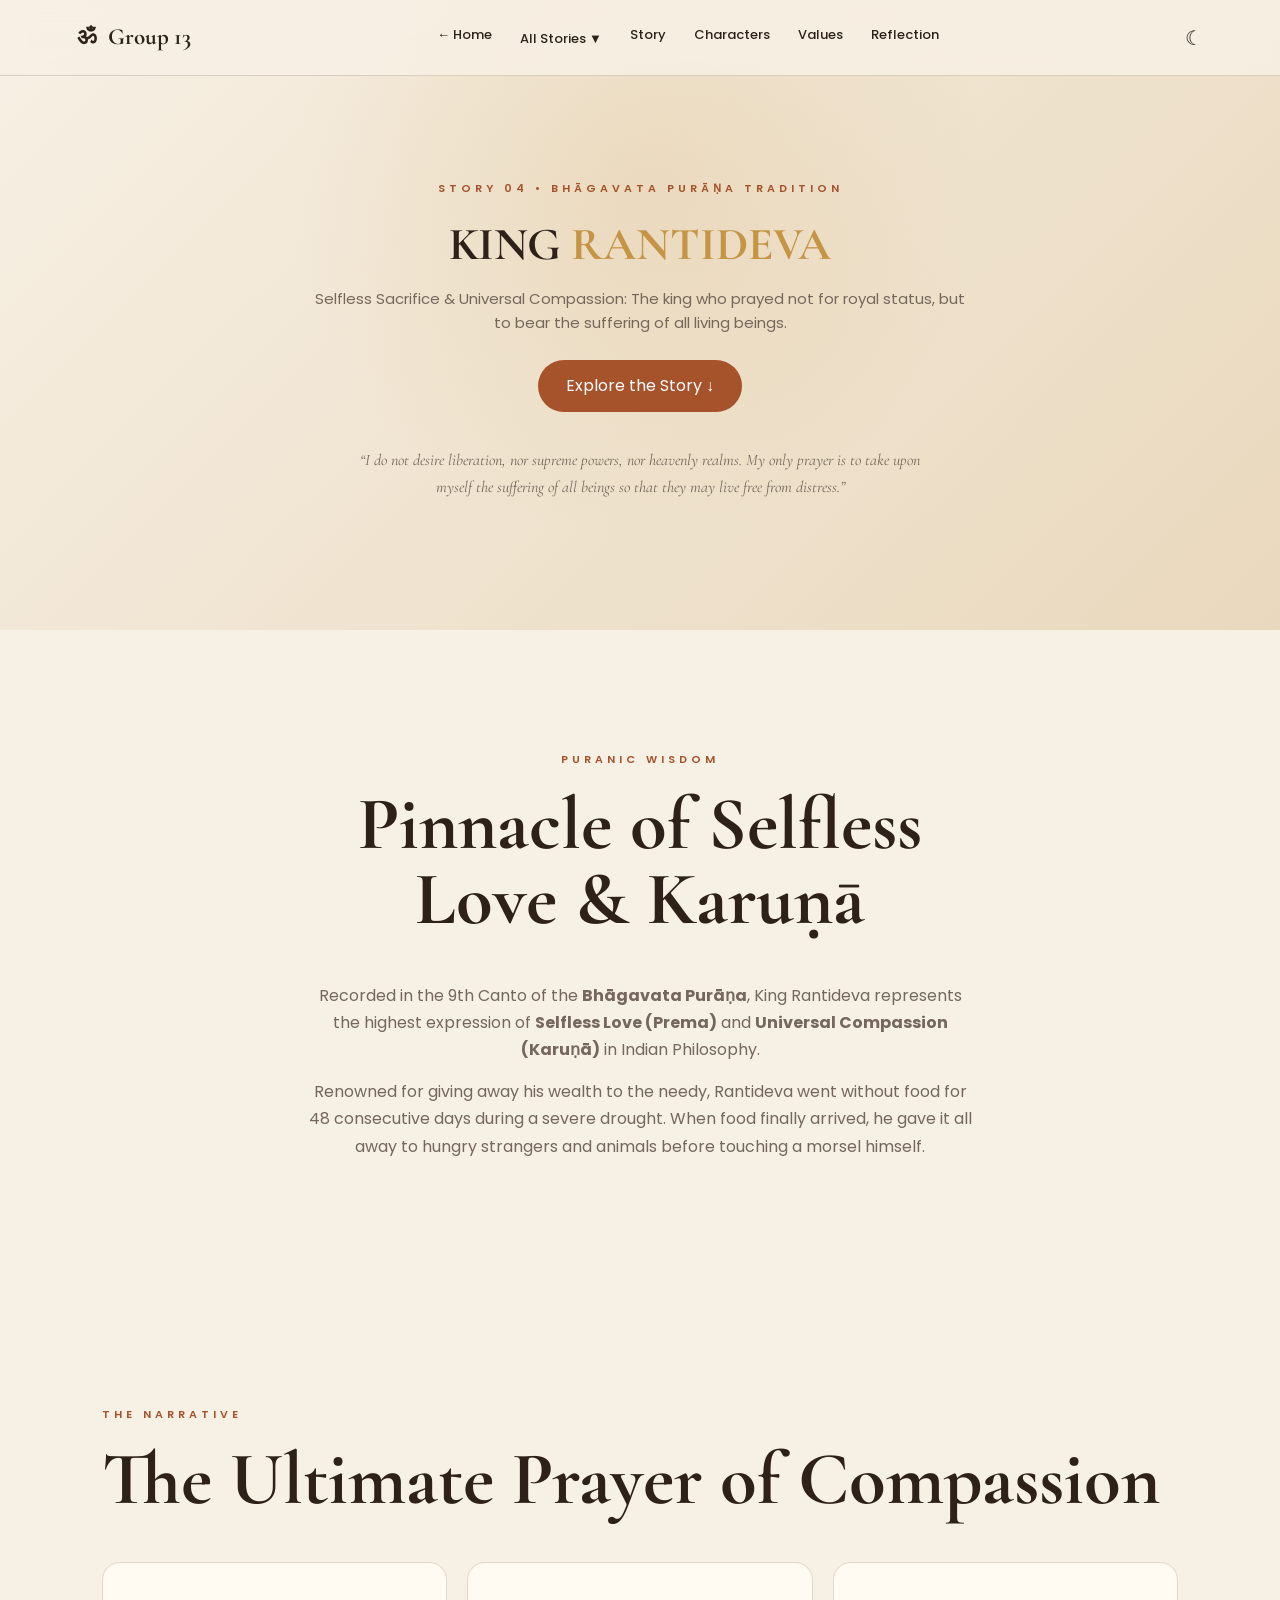
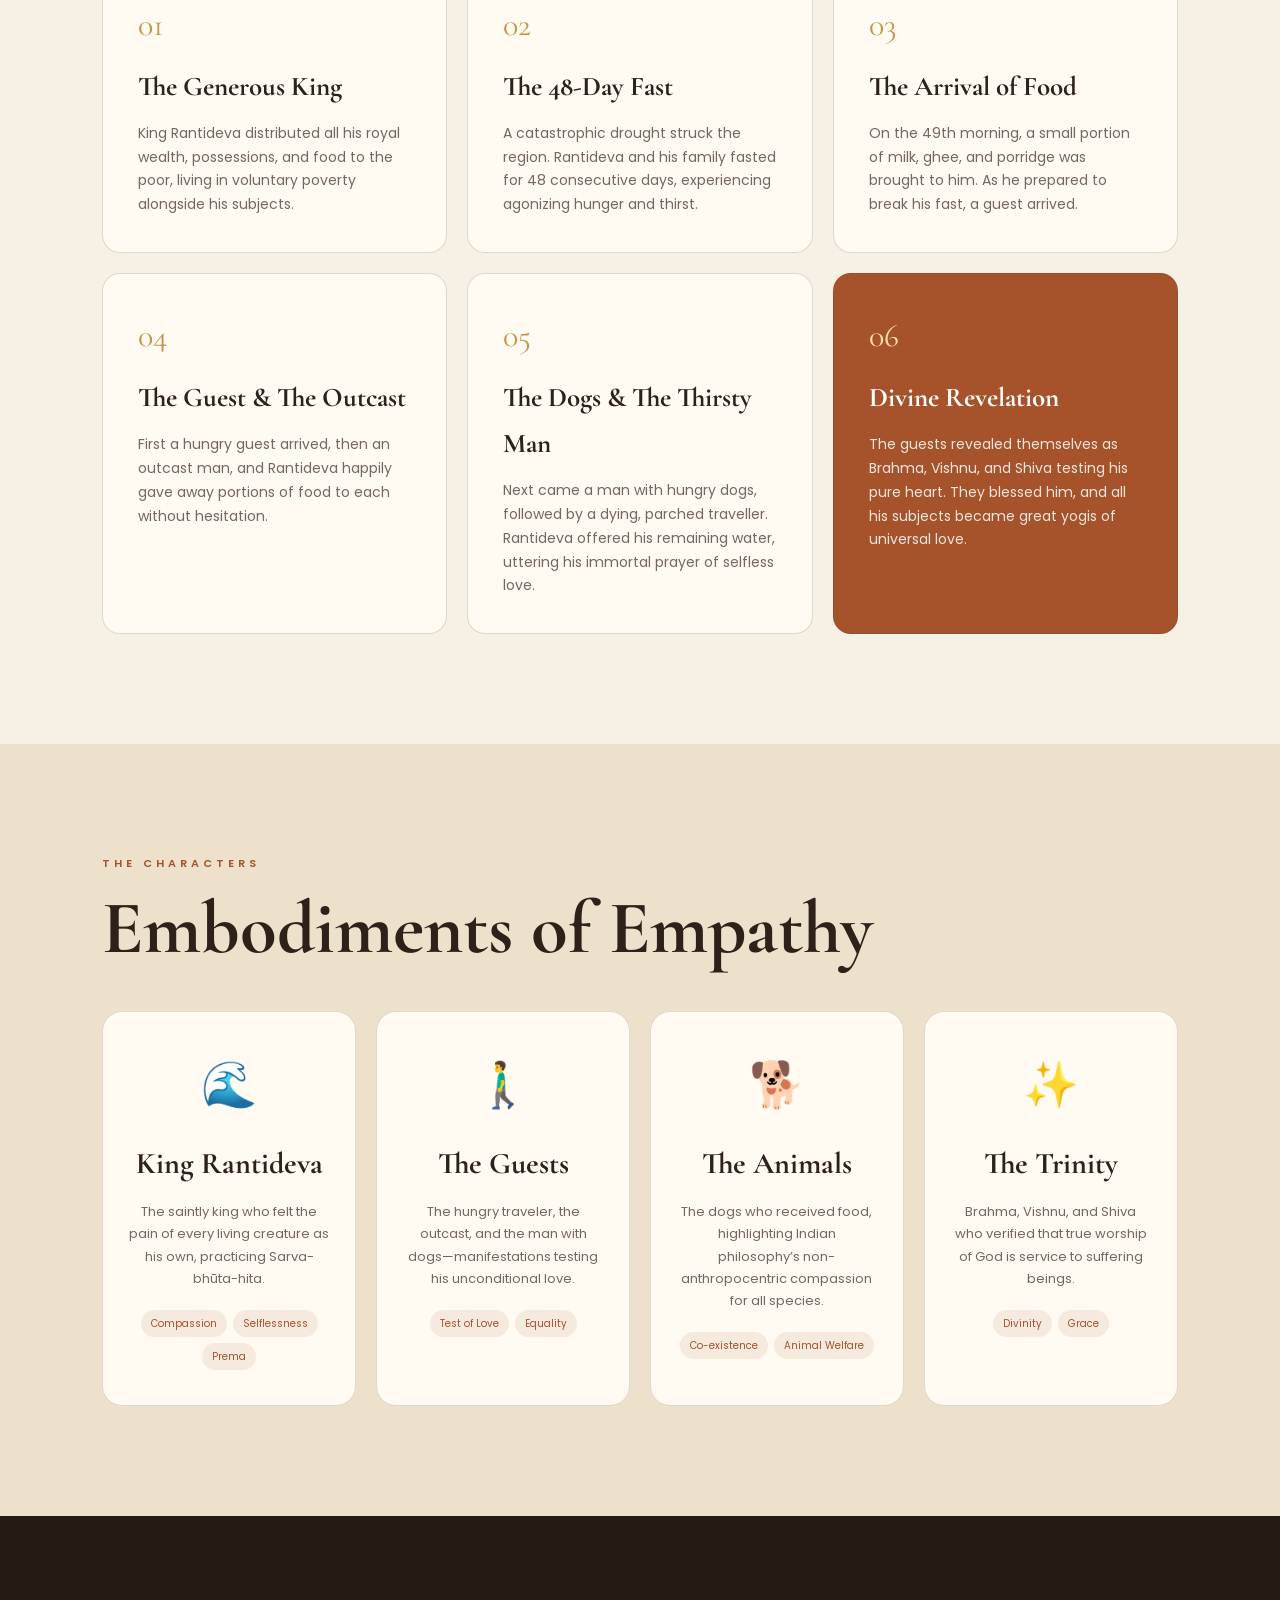
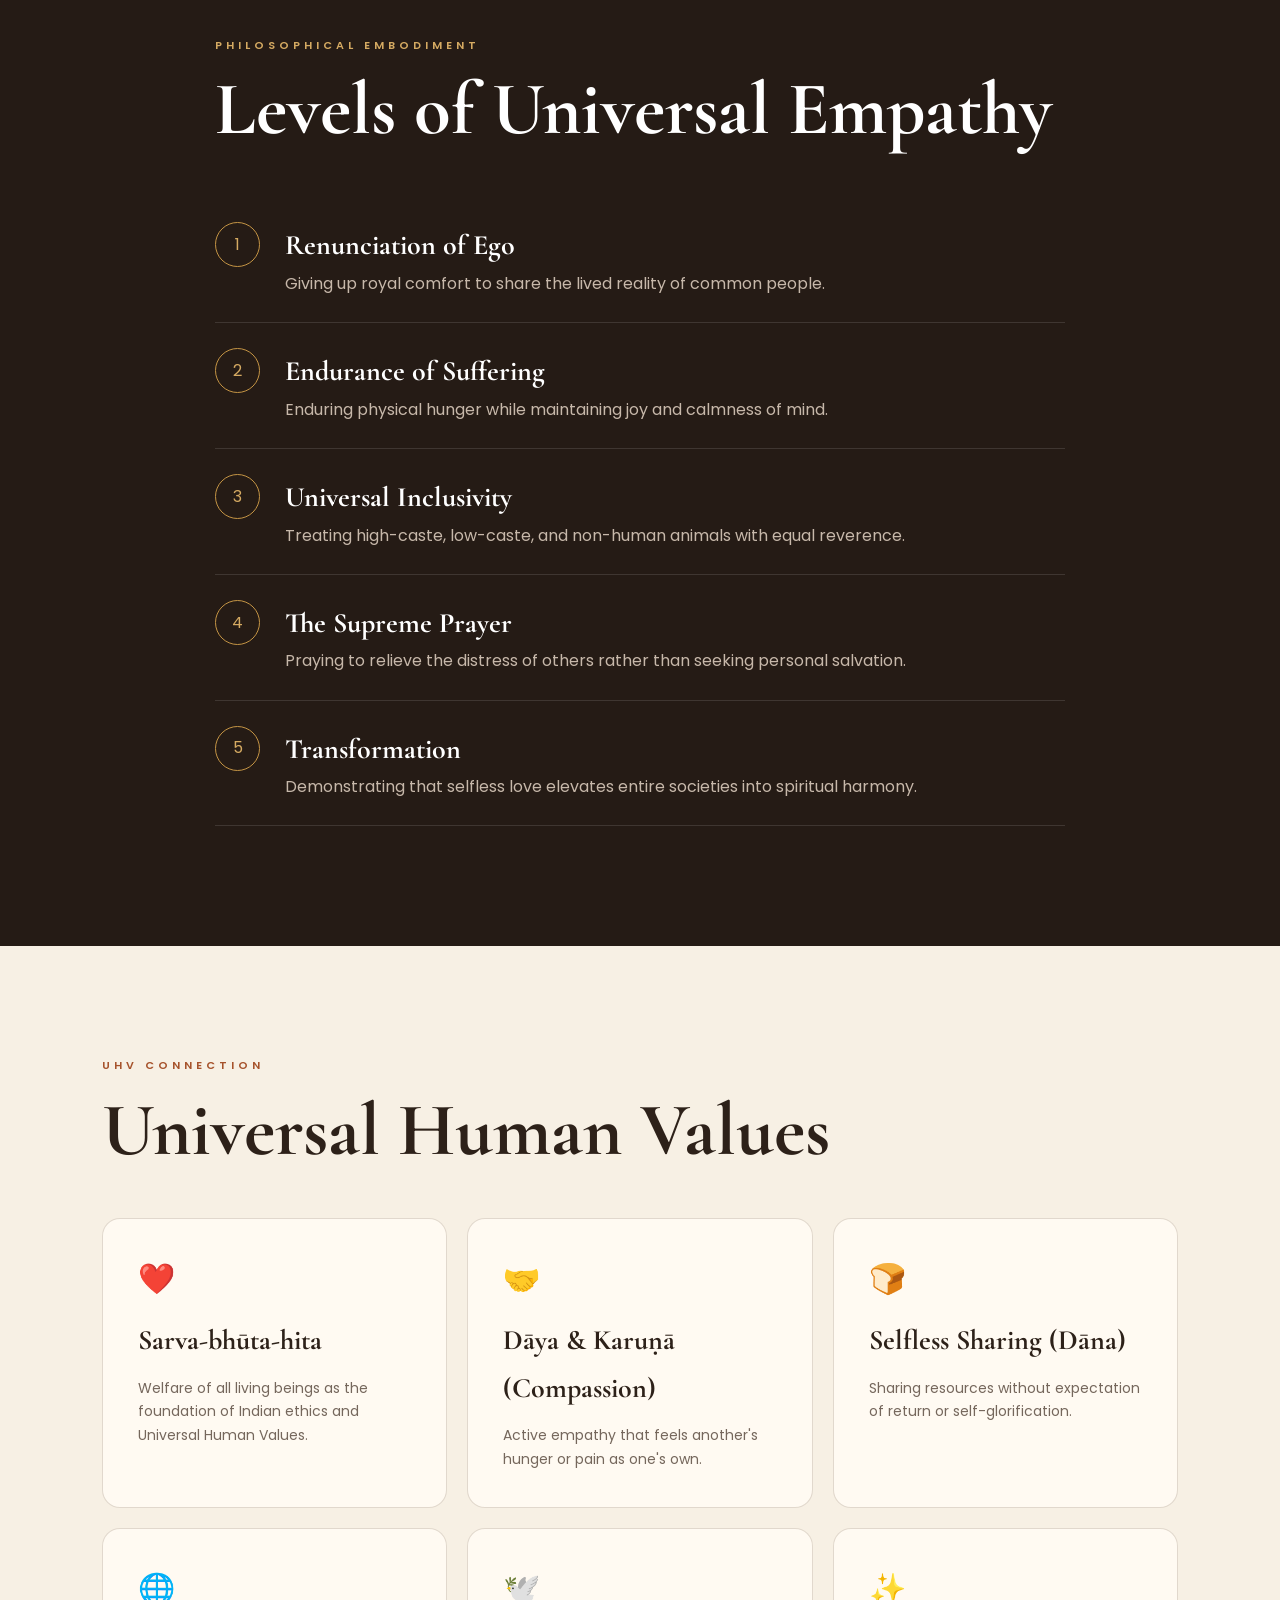
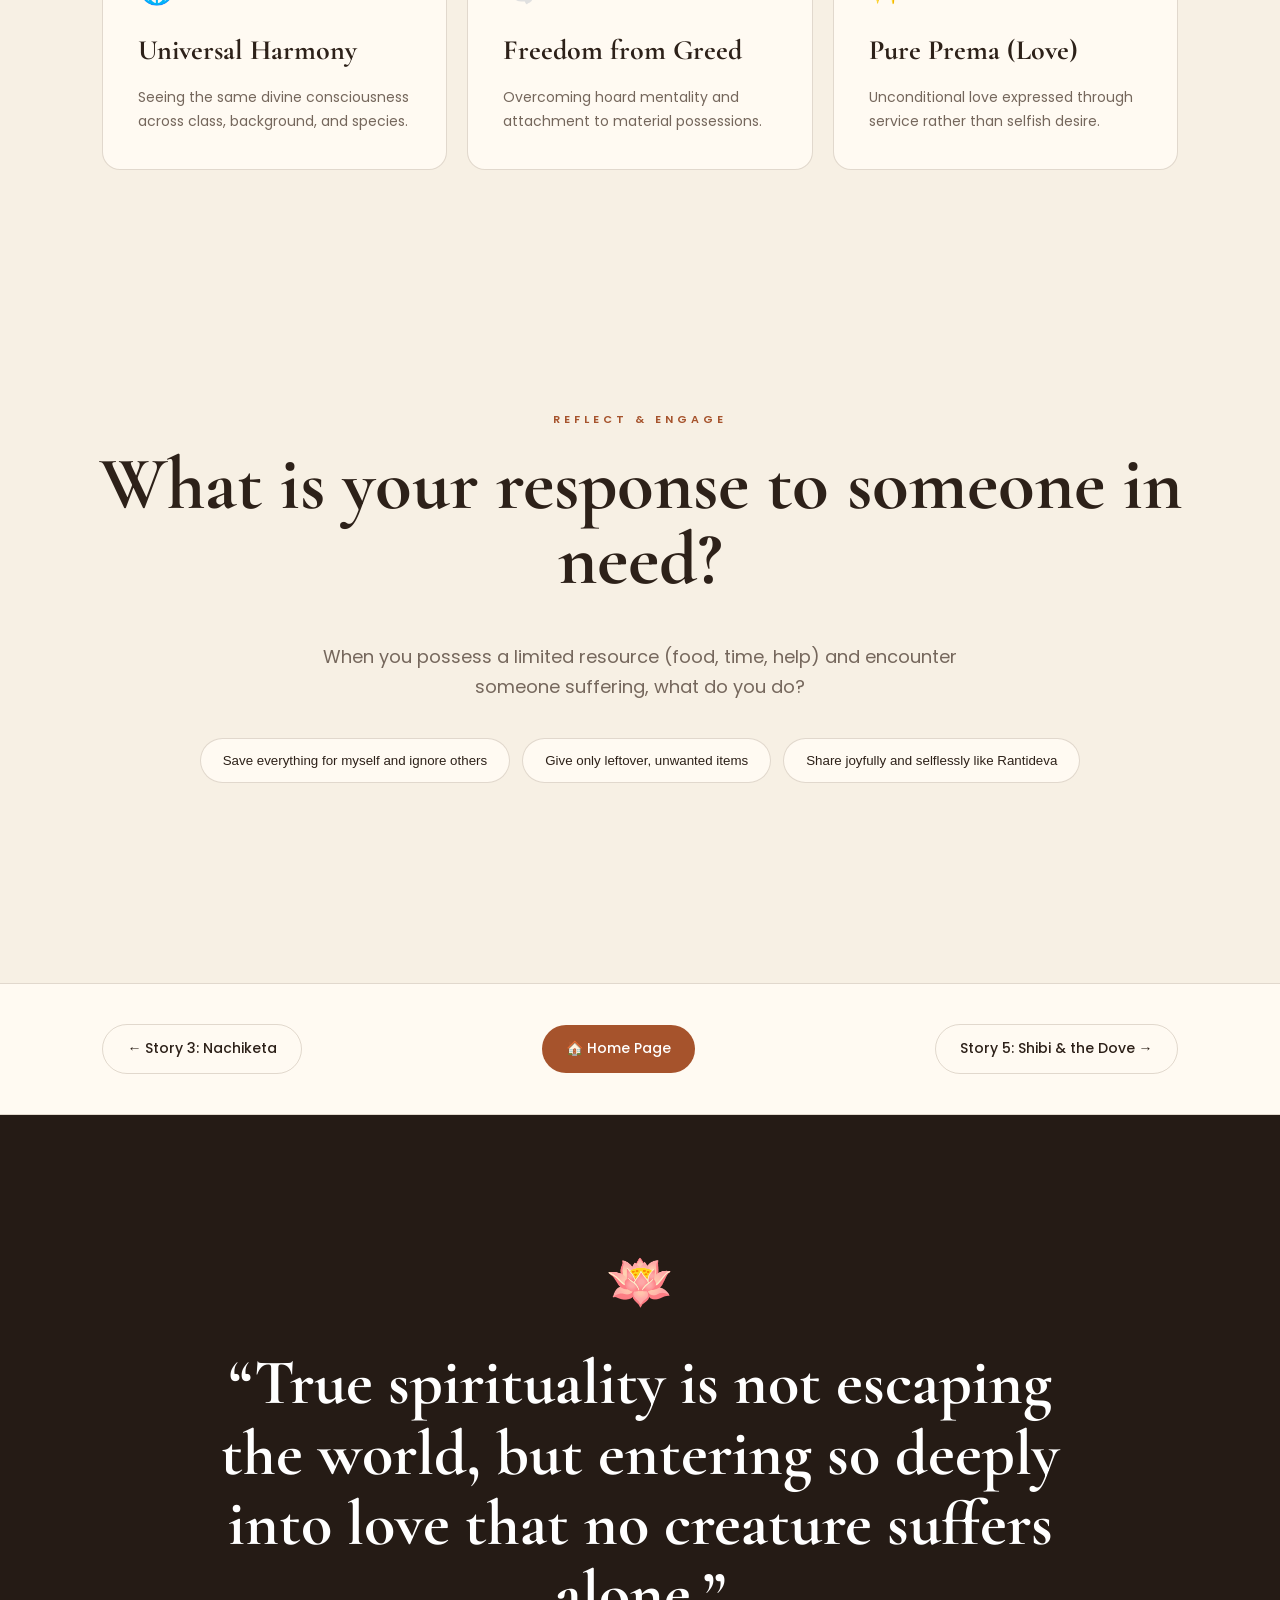
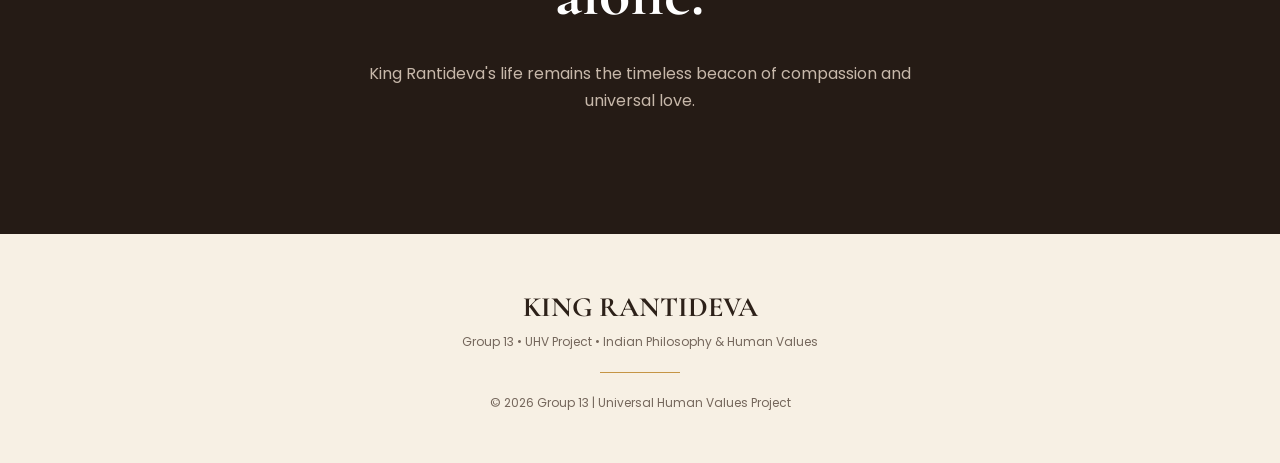
<file: rantideva.html>
<!DOCTYPE html>
<html lang="en">
<head>
    <meta charset="UTF-8">
    <meta name="viewport" content="width=device-width, initial-scale=1.0">

    <title>King Rantideva | Group 13 - Indian Philosophy</title>

    <link rel="stylesheet" href="style.css">

    <link rel="preconnect" href="https://fonts.googleapis.com">
    <link rel="preconnect" href="https://fonts.gstatic.com" crossorigin>
    <link href="https://fonts.googleapis.com/css2?family=Cormorant+Garamond:wght@500;600;700&family=Poppins:wght@300;400;500;600&display=swap" rel="stylesheet">
</head>

<body>

    <!-- NAVBAR -->
    <header class="navbar">
        <div class="logo"><a href="index.html" style="text-decoration:none; color:inherit;">ॐ <span>Group 13</span></a></div>

        <nav>
            <a href="index.html">← Home</a>
            <div class="nav-dropdown">
                <a href="#" class="dropdown-trigger">All Stories ▼</a>
                <div class="dropdown-menu">
                    <a href="satyakama.html">1. Satyakāma Jābāla</a>
                    <a href="harishchandra.html">2. King Harishchandra</a>
                    <a href="nachiketa.html">3. Nachiketa</a>
                    <a href="rantideva.html" class="active">4. Rantideva</a>
                    <a href="shibi.html">5. Shibi & the Dove</a>
                    <a href="krishna-sudama.html">6. Krishna & Sudama</a>
                    <a href="savitri-satyavan.html">7. Savitri & Satyavan</a>
                </div>
            </div>
            <a href="#story">Story</a>
            <a href="#characters">Characters</a>
            <a href="#values">Values</a>
            <a href="#reflection">Reflection</a>
        </nav>

        <button id="themeBtn">☾</button>
    </header>


    <!-- HERO -->
    <section class="hero">

        <div class="hero-content">

            <p class="eyebrow">STORY 04 • BHĀGAVATA PURĀṆA TRADITION</p>

            <h1>
                KING
                <span>RANTIDEVA</span>
            </h1>

            <p class="subtitle">
                Selfless Sacrifice & Universal Compassion: The king who prayed not for royal status, but to bear the suffering of all living beings.
            </p>

            <a href="#story" class="hero-btn">
                Explore the Story ↓
            </a>

        </div>

        <div class="hero-quote">
            <p>
                “I do not desire liberation, nor supreme powers, nor heavenly realms. My only prayer is to take upon myself the suffering of all beings so that they may live free from distress.”
            </p>
        </div>

    </section>


    <!-- INTRO -->
    <section class="intro">

        <p class="section-label">PURANIC WISDOM</p>

        <h2>Pinnacle of Selfless Love & Karuṇā</h2>

        <p>
            Recorded in the 9th Canto of the <strong>Bhāgavata Purāṇa</strong>, King Rantideva represents the highest expression of <strong>Selfless Love (Prema)</strong> and <strong>Universal Compassion (Karuṇā)</strong> in Indian Philosophy.
        </p>

        <p>
            Renowned for giving away his wealth to the needy, Rantideva went without food for 48 consecutive days during a severe drought. When food finally arrived, he gave it all away to hungry strangers and animals before touching a morsel himself.
        </p>

    </section>


    <!-- STORY GRID -->
    <section id="story" class="section">

        <p class="section-label">THE NARRATIVE</p>

        <h2>The Ultimate Prayer of Compassion</h2>

        <div class="story-grid">

            <article class="story-card">
                <span>01</span>
                <h3>The Generous King</h3>
                <p>
                    King Rantideva distributed all his royal wealth, possessions, and food to the poor, living in voluntary poverty alongside his subjects.
                </p>
            </article>

            <article class="story-card">
                <span>02</span>
                <h3>The 48-Day Fast</h3>
                <p>
                    A catastrophic drought struck the region. Rantideva and his family fasted for 48 consecutive days, experiencing agonizing hunger and thirst.
                </p>
            </article>

            <article class="story-card">
                <span>03</span>
                <h3>The Arrival of Food</h3>
                <p>
                    On the 49th morning, a small portion of milk, ghee, and porridge was brought to him. As he prepared to break his fast, a guest arrived.
                </p>
            </article>

            <article class="story-card">
                <span>04</span>
                <h3>The Guest & The Outcast</h3>
                <p>
                    First a hungry guest arrived, then an outcast man, and Rantideva happily gave away portions of food to each without hesitation.
                </p>
            </article>

            <article class="story-card">
                <span>05</span>
                <h3>The Dogs & The Thirsty Man</h3>
                <p>
                    Next came a man with hungry dogs, followed by a dying, parched traveller. Rantideva offered his remaining water, uttering his immortal prayer of selfless love.
                </p>
            </article>

            <article class="story-card highlight-card">
                <span>06</span>
                <h3>Divine Revelation</h3>
                <p>
                    The guests revealed themselves as Brahma, Vishnu, and Shiva testing his pure heart. They blessed him, and all his subjects became great yogis of universal love.
                </p>
            </article>

        </div>

    </section>


    <!-- CHARACTERS -->
    <section id="characters" class="section characters-section">

        <p class="section-label">THE CHARACTERS</p>

        <h2>Embodiments of Empathy</h2>

        <div class="character-grid">

            <div class="character">
                <div class="character-symbol">🌊</div>
                <h3>King Rantideva</h3>
                <p>
                    The saintly king who felt the pain of every living creature as his own, practicing Sarva-bhūta-hita.
                </p>
                <div class="tags">
                    <span>Compassion</span>
                    <span>Selflessness</span>
                    <span>Prema</span>
                </div>
            </div>

            <div class="character">
                <div class="character-symbol">🚶‍♂️</div>
                <h3>The Guests</h3>
                <p>
                    The hungry traveler, the outcast, and the man with dogs—manifestations testing his unconditional love.
                </p>
                <div class="tags">
                    <span>Test of Love</span>
                    <span>Equality</span>
                </div>
            </div>

            <div class="character">
                <div class="character-symbol">🐕</div>
                <h3>The Animals</h3>
                <p>
                    The dogs who received food, highlighting Indian philosophy’s non-anthropocentric compassion for all species.
                </p>
                <div class="tags">
                    <span>Co-existence</span>
                    <span>Animal Welfare</span>
                </div>
            </div>

            <div class="character">
                <div class="character-symbol">✨</div>
                <h3>The Trinity</h3>
                <p>
                    Brahma, Vishnu, and Shiva who verified that true worship of God is service to suffering beings.
                </p>
                <div class="tags">
                    <span>Divinity</span>
                    <span>Grace</span>
                </div>
            </div>

        </div>

    </section>


    <!-- JOURNEY -->
    <section id="journey" class="journey">

        <div class="journey-content">

            <p class="section-label">PHILOSOPHICAL EMBODIMENT</p>

            <h2>Levels of Universal Empathy</h2>

            <div class="timeline">

                <div class="timeline-item">
                    <div class="dot">1</div>
                    <div>
                        <h3>Renunciation of Ego</h3>
                        <p>Giving up royal comfort to share the lived reality of common people.</p>
                    </div>
                </div>

                <div class="timeline-item">
                    <div class="dot">2</div>
                    <div>
                        <h3>Endurance of Suffering</h3>
                        <p>Enduring physical hunger while maintaining joy and calmness of mind.</p>
                    </div>
                </div>

                <div class="timeline-item">
                    <div class="dot">3</div>
                    <div>
                        <h3>Universal Inclusivity</h3>
                        <p>Treating high-caste, low-caste, and non-human animals with equal reverence.</p>
                    </div>
                </div>

                <div class="timeline-item">
                    <div class="dot">4</div>
                    <div>
                        <h3>The Supreme Prayer</h3>
                        <p>Praying to relieve the distress of others rather than seeking personal salvation.</p>
                    </div>
                </div>

                <div class="timeline-item">
                    <div class="dot">5</div>
                    <div>
                        <h3>Transformation</h3>
                        <p>Demonstrating that selfless love elevates entire societies into spiritual harmony.</p>
                    </div>
                </div>

            </div>

        </div>

    </section>


    <!-- VALUES -->
    <section id="values" class="section">

        <p class="section-label">UHV CONNECTION</p>

        <h2>Universal Human Values</h2>

        <div class="values-grid">

            <div class="value-card">
                <div>❤️</div>
                <h3>Sarva-bhūta-hita</h3>
                <p>
                    Welfare of all living beings as the foundation of Indian ethics and Universal Human Values.
                </p>
            </div>

            <div class="value-card">
                <div>🤝</div>
                <h3>Dāya & Karuṇā (Compassion)</h3>
                <p>
                    Active empathy that feels another's hunger or pain as one's own.
                </p>
            </div>

            <div class="value-card">
                <div>🍞</div>
                <h3>Selfless Sharing (Dāna)</h3>
                <p>
                    Sharing resources without expectation of return or self-glorification.
                </p>
            </div>

            <div class="value-card">
                <div>🌐</div>
                <h3>Universal Harmony</h3>
                <p>
                    Seeing the same divine consciousness across class, background, and species.
                </p>
            </div>

            <div class="value-card">
                <div>🕊️</div>
                <h3>Freedom from Greed</h3>
                <p>
                    Overcoming hoard mentality and attachment to material possessions.
                </p>
            </div>

            <div class="value-card">
                <div>✨</div>
                <h3>Pure Prema (Love)</h3>
                <p>
                    Unconditional love expressed through service rather than selfish desire.
                </p>
            </div>

        </div>

    </section>


    <!-- REFLECTION -->
    <section id="reflection" class="reflection">

        <p class="section-label">REFLECT & ENGAGE</p>

        <h2>What is your response to someone in need?</h2>

        <p class="question">
            When you possess a limited resource (food, time, help) and encounter someone suffering, what do you do?
        </p>

        <div class="choices">

            <button onclick="showStoryAnswer('rantideva', 1)">
                Save everything for myself and ignore others
            </button>

            <button onclick="showStoryAnswer('rantideva', 2)">
                Give only leftover, unwanted items
            </button>

            <button onclick="showStoryAnswer('rantideva', 3)">
                Share joyfully and selflessly like Rantideva
            </button>

        </div>

        <div id="answer"></div>

    </section>


    <!-- STORY SWITCHER FOOTER NAV -->
    <section class="story-nav-bar">
        <div class="story-nav-container">
            <a href="nachiketa.html" class="story-nav-btn prev">← Story 3: Nachiketa</a>
            <a href="index.html" class="story-nav-btn home">🏠 Home Page</a>
            <a href="shibi.html" class="story-nav-btn next">Story 5: Shibi & the Dove →</a>
        </div>
    </section>


    <!-- FINAL QUOTE -->
    <section class="final">

        <div class="lotus">🪷</div>

        <h2>
            “True spirituality is not escaping the world, but entering so deeply into love that no creature suffers alone.”
        </h2>

        <p>
            King Rantideva's life remains the timeless beacon of compassion and universal love.
        </p>

    </section>


    <!-- FOOTER -->
    <footer>

        <h3>KING RANTIDEVA</h3>

        <p>
            Group 13 • UHV Project • Indian Philosophy & Human Values
        </p>

        <div class="footer-line"></div>

        <p class="copyright">
            © 2026 Group 13 | Universal Human Values Project
        </p>

    </footer>


    <script src="script.js"></script>

</body>
</html>
</file>
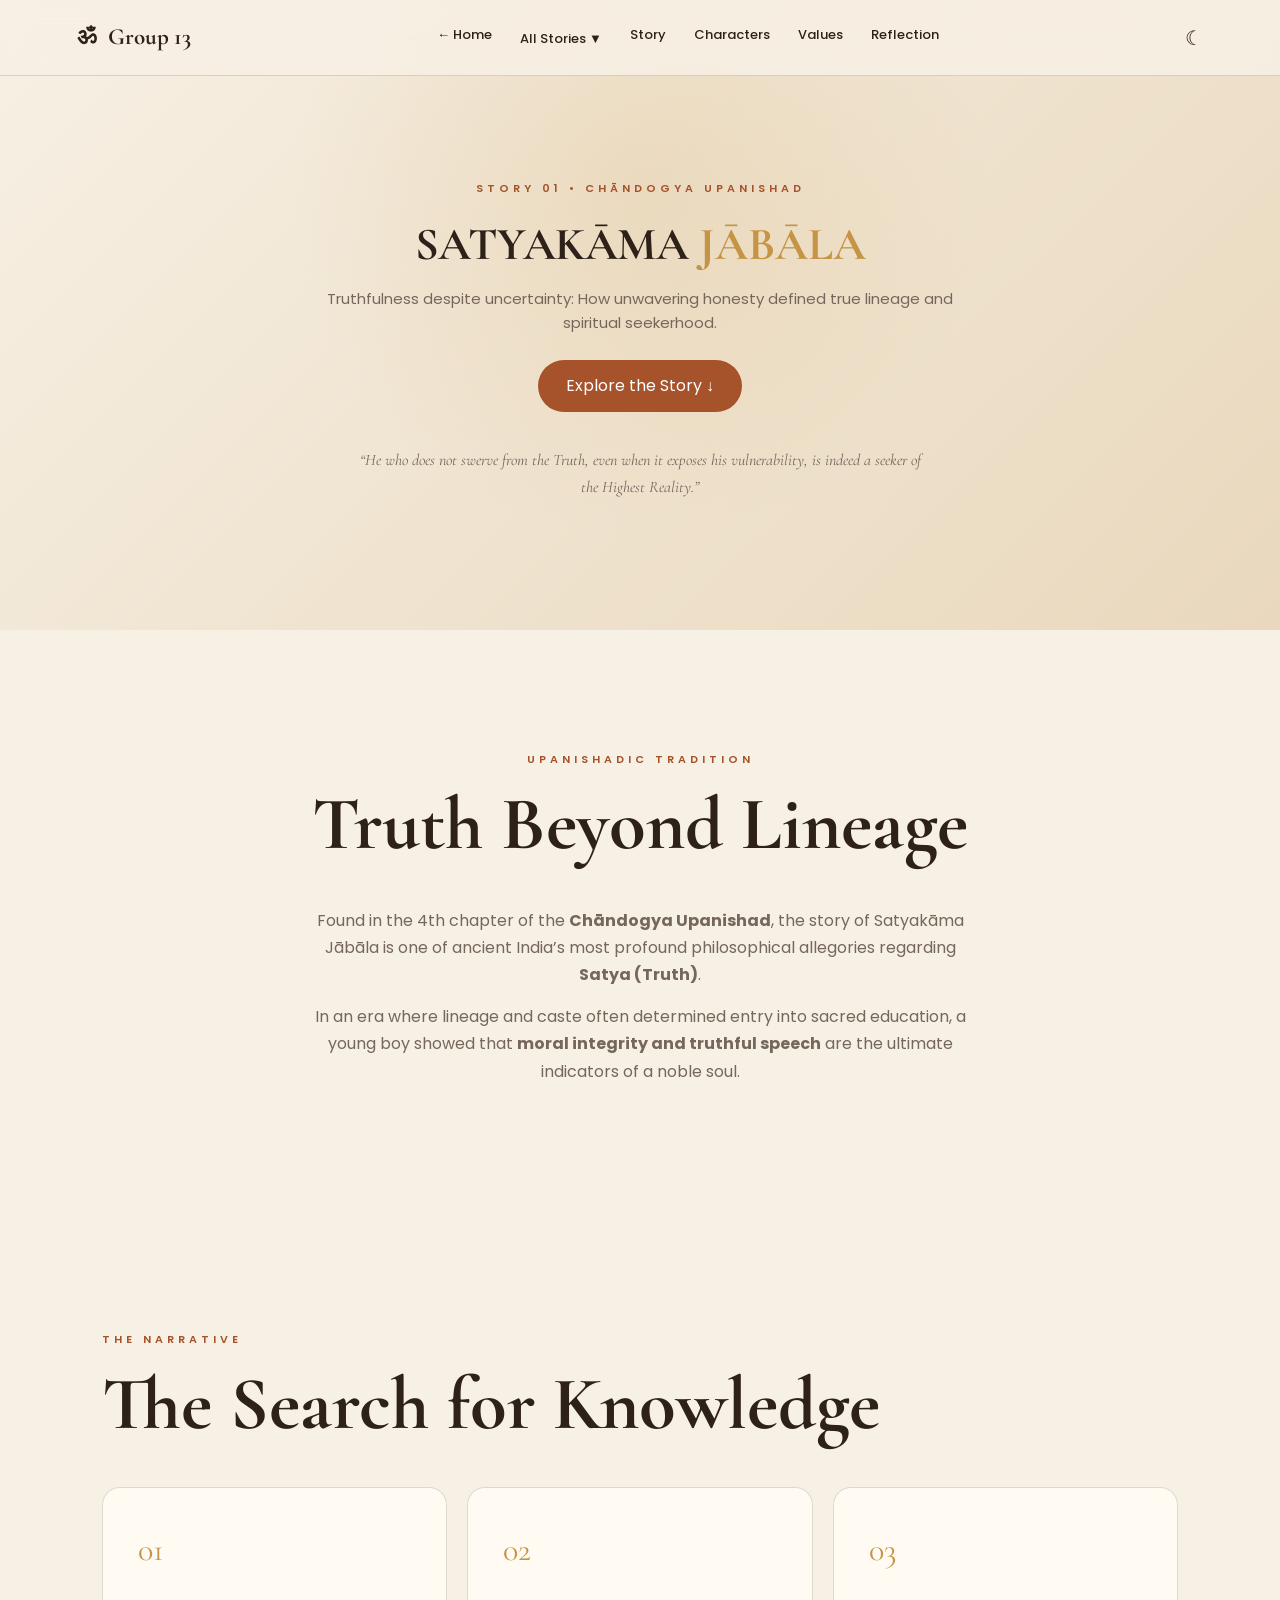
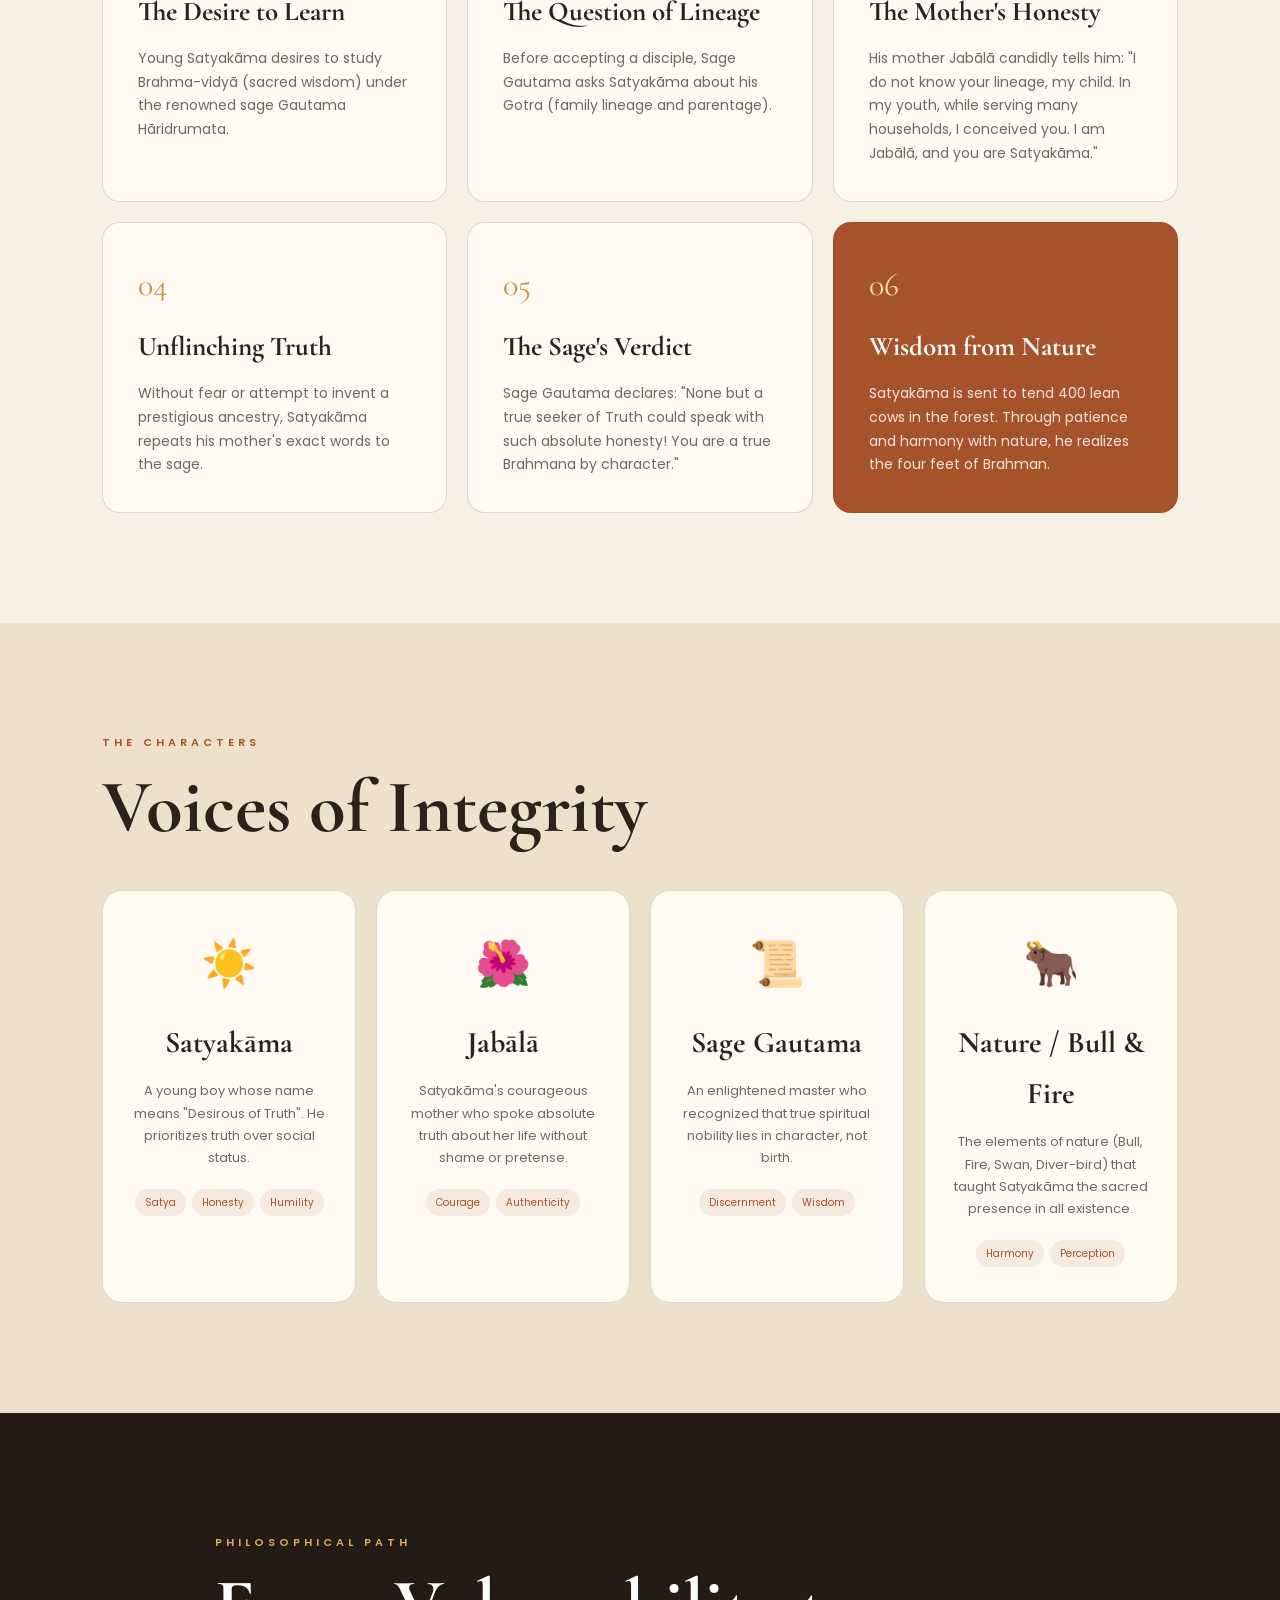
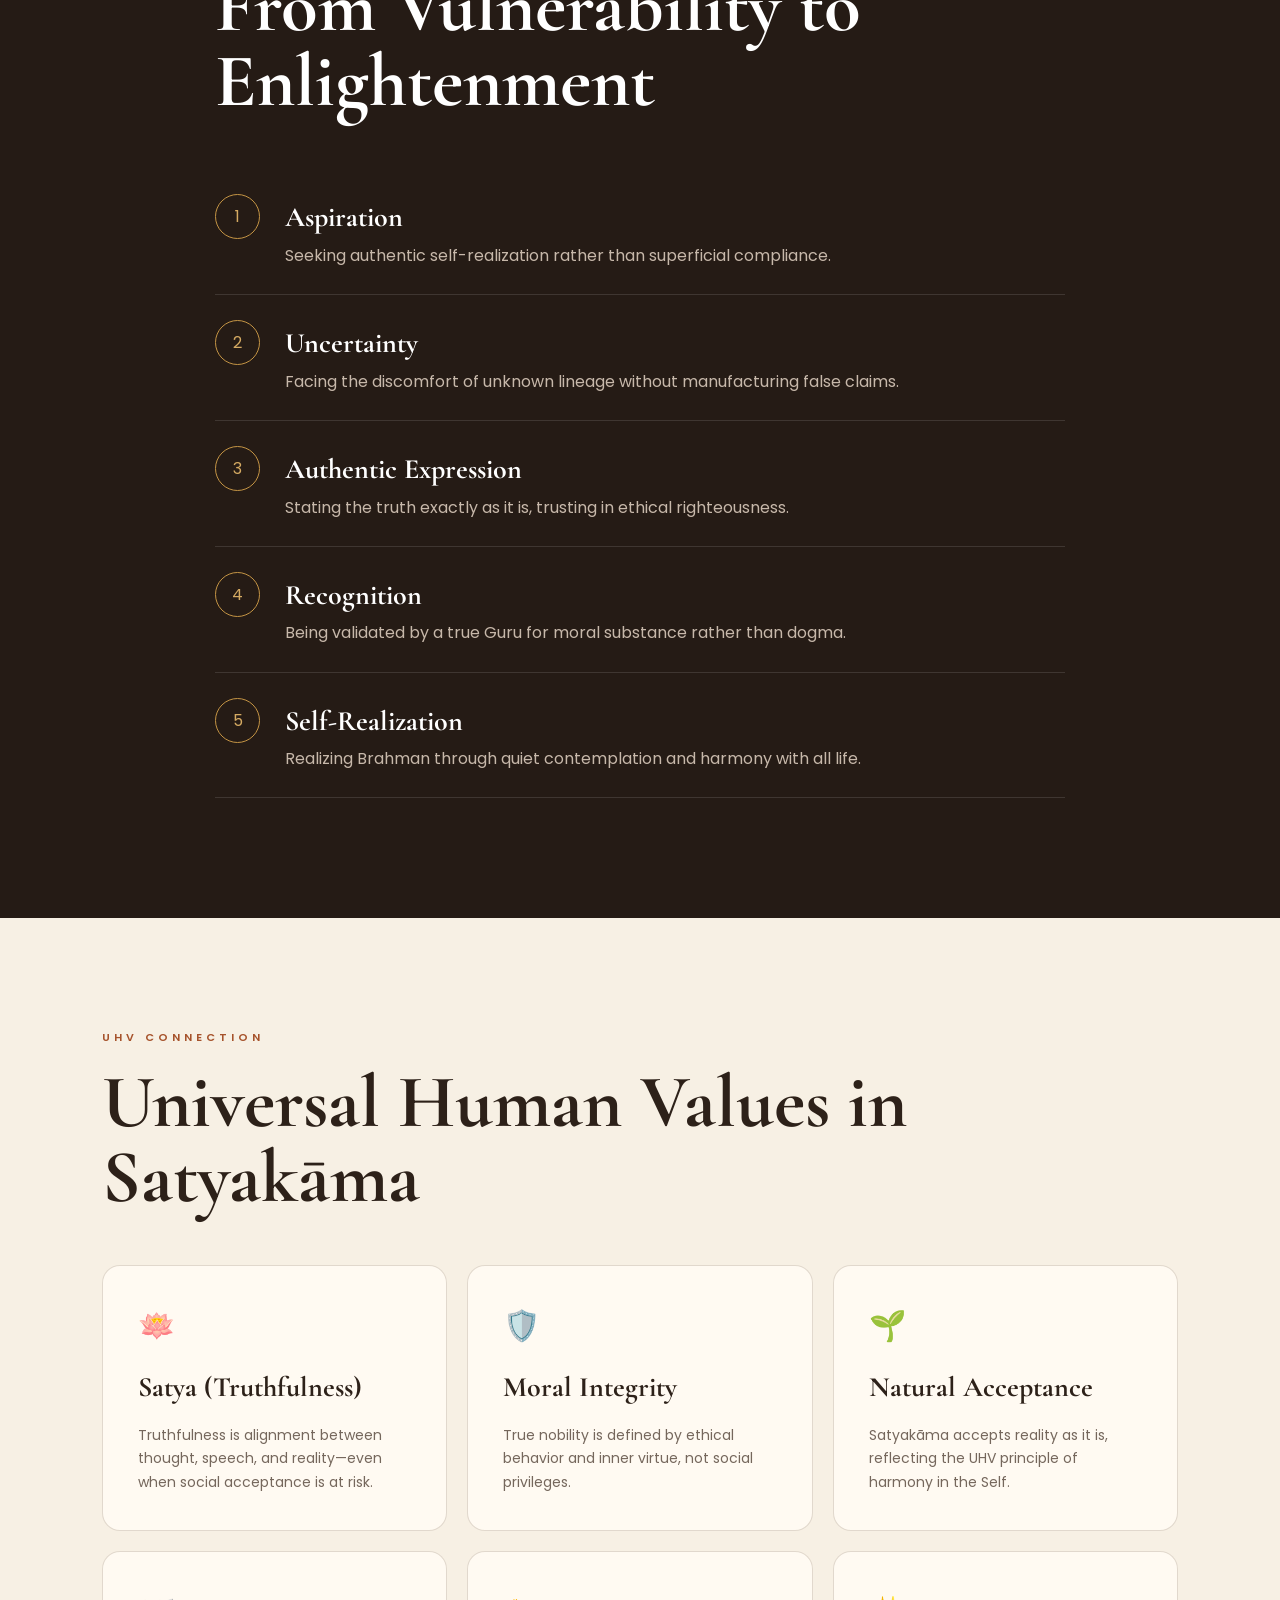
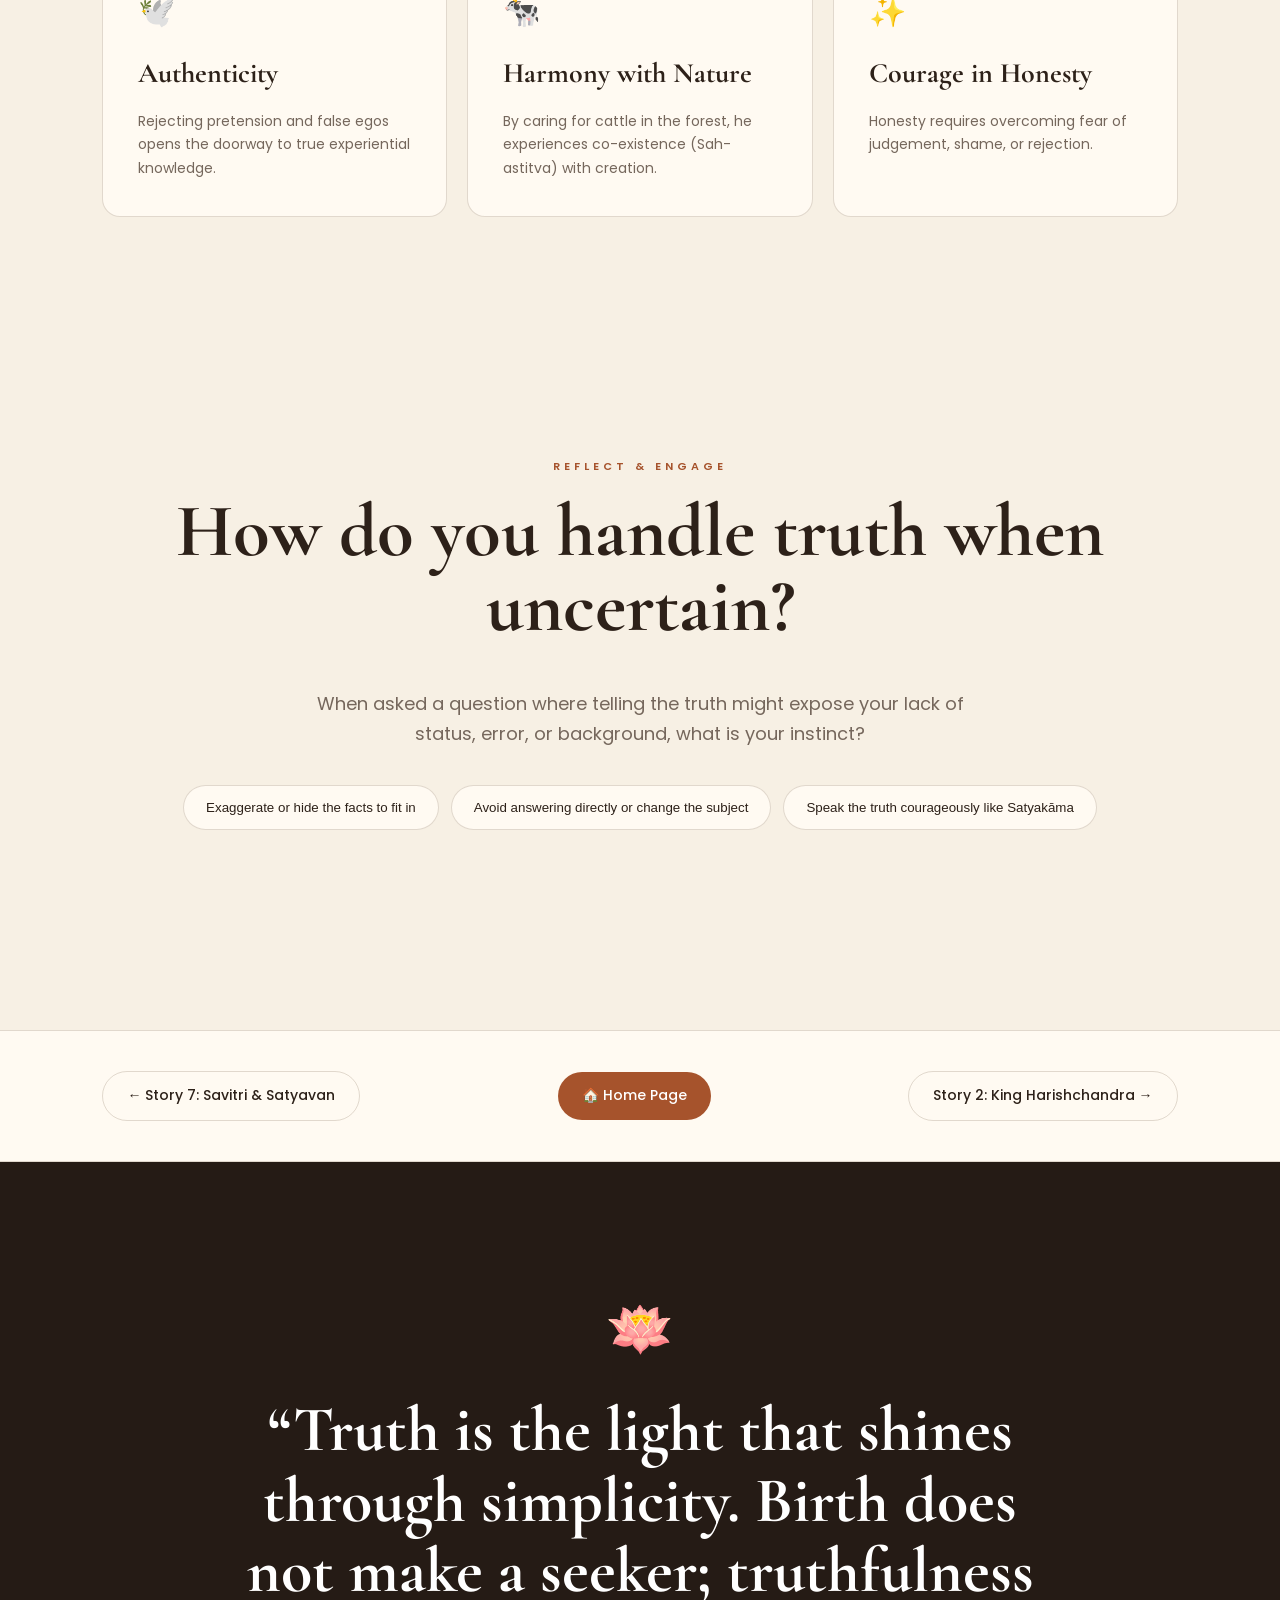
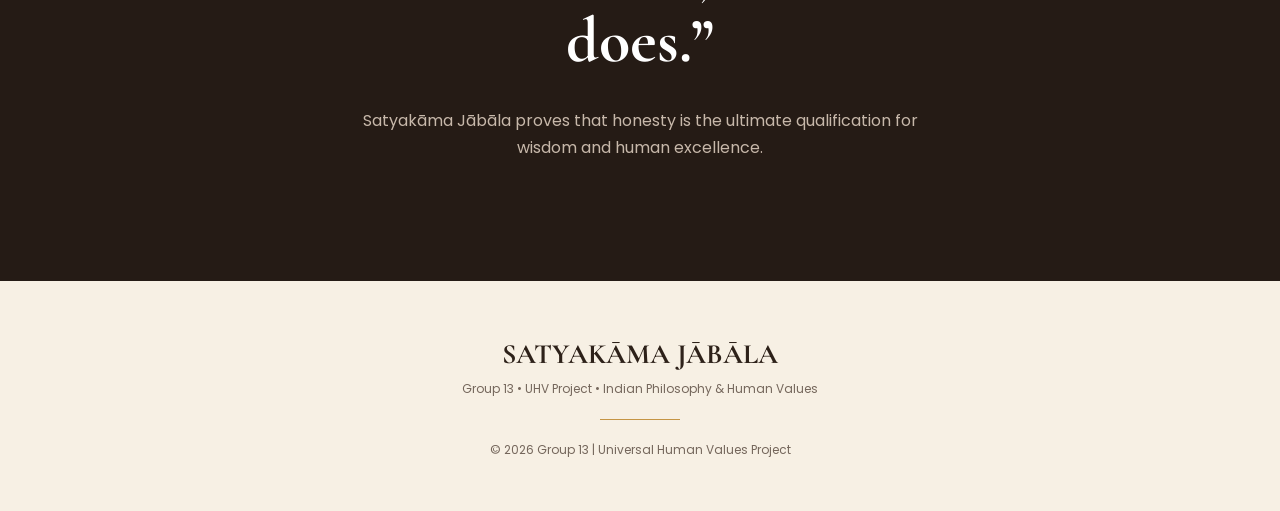
<file: satyakama.html>
<!DOCTYPE html>
<html lang="en">
<head>
    <meta charset="UTF-8">
    <meta name="viewport" content="width=device-width, initial-scale=1.0">

    <title>Satyakāma Jābāla | Group 13 - Indian Philosophy</title>

    <link rel="stylesheet" href="style.css">

    <link rel="preconnect" href="https://fonts.googleapis.com">
    <link rel="preconnect" href="https://fonts.gstatic.com" crossorigin>
    <link href="https://fonts.googleapis.com/css2?family=Cormorant+Garamond:wght@500;600;700&family=Poppins:wght@300;400;500;600&display=swap" rel="stylesheet">
</head>

<body>

    <!-- NAVBAR -->
    <header class="navbar">
        <div class="logo"><a href="index.html" style="text-decoration:none; color:inherit;">ॐ <span>Group 13</span></a></div>

        <nav>
            <a href="index.html">← Home</a>
            <div class="nav-dropdown">
                <a href="#" class="dropdown-trigger">All Stories ▼</a>
                <div class="dropdown-menu">
                    <a href="satyakama.html" class="active">1. Satyakāma Jābāla</a>
                    <a href="harishchandra.html">2. King Harishchandra</a>
                    <a href="nachiketa.html">3. Nachiketa</a>
                    <a href="rantideva.html">4. Rantideva</a>
                    <a href="shibi.html">5. Shibi & the Dove</a>
                    <a href="krishna-sudama.html">6. Krishna & Sudama</a>
                    <a href="savitri-satyavan.html">7. Savitri & Satyavan</a>
                </div>
            </div>
            <a href="#story">Story</a>
            <a href="#characters">Characters</a>
            <a href="#values">Values</a>
            <a href="#reflection">Reflection</a>
        </nav>

        <button id="themeBtn">☾</button>
    </header>


    <!-- HERO -->
    <section class="hero">

        <div class="hero-content">

            <p class="eyebrow">STORY 01 • CHĀNDOGYA UPANISHAD</p>

            <h1>
                SATYAKĀMA
                <span>JĀBĀLA</span>
            </h1>

            <p class="subtitle">
                Truthfulness despite uncertainty: How unwavering honesty defined true lineage and spiritual seekerhood.
            </p>

            <a href="#story" class="hero-btn">
                Explore the Story ↓
            </a>

        </div>

        <div class="hero-quote">
            <p>
                “He who does not swerve from the Truth, even when it exposes his vulnerability, is indeed a seeker of the Highest Reality.”
            </p>
        </div>

    </section>


    <!-- INTRO -->
    <section class="intro">

        <p class="section-label">UPANISHADIC TRADITION</p>

        <h2>Truth Beyond Lineage</h2>

        <p>
            Found in the 4th chapter of the <strong>Chāndogya Upanishad</strong>, the story of Satyakāma Jābāla is one of ancient India’s most profound philosophical allegories regarding <strong>Satya (Truth)</strong>.
        </p>

        <p>
            In an era where lineage and caste often determined entry into sacred education, a young boy showed that <strong>moral integrity and truthful speech</strong> are the ultimate indicators of a noble soul.
        </p>

    </section>


    <!-- STORY GRID -->
    <section id="story" class="section">

        <p class="section-label">THE NARRATIVE</p>

        <h2>The Search for Knowledge</h2>

        <div class="story-grid">

            <article class="story-card">
                <span>01</span>
                <h3>The Desire to Learn</h3>
                <p>
                    Young Satyakāma desires to study Brahma-vidyā (sacred wisdom) under the renowned sage Gautama Hāridrumata.
                </p>
            </article>

            <article class="story-card">
                <span>02</span>
                <h3>The Question of Lineage</h3>
                <p>
                    Before accepting a disciple, Sage Gautama asks Satyakāma about his Gotra (family lineage and parentage).
                </p>
            </article>

            <article class="story-card">
                <span>03</span>
                <h3>The Mother's Honesty</h3>
                <p>
                    His mother Jabālā candidly tells him: "I do not know your lineage, my child. In my youth, while serving many households, I conceived you. I am Jabālā, and you are Satyakāma."
                </p>
            </article>

            <article class="story-card">
                <span>04</span>
                <h3>Unflinching Truth</h3>
                <p>
                    Without fear or attempt to invent a prestigious ancestry, Satyakāma repeats his mother's exact words to the sage.
                </p>
            </article>

            <article class="story-card">
                <span>05</span>
                <h3>The Sage's Verdict</h3>
                <p>
                    Sage Gautama declares: "None but a true seeker of Truth could speak with such absolute honesty! You are a true Brahmana by character."
                </p>
            </article>

            <article class="story-card highlight-card">
                <span>06</span>
                <h3>Wisdom from Nature</h3>
                <p>
                    Satyakāma is sent to tend 400 lean cows in the forest. Through patience and harmony with nature, he realizes the four feet of Brahman.
                </p>
            </article>

        </div>

    </section>


    <!-- CHARACTERS -->
    <section id="characters" class="section characters-section">

        <p class="section-label">THE CHARACTERS</p>

        <h2>Voices of Integrity</h2>

        <div class="character-grid">

            <div class="character">
                <div class="character-symbol">☀️</div>
                <h3>Satyakāma</h3>
                <p>
                    A young boy whose name means "Desirous of Truth". He prioritizes truth over social status.
                </p>
                <div class="tags">
                    <span>Satya</span>
                    <span>Honesty</span>
                    <span>Humility</span>
                </div>
            </div>

            <div class="character">
                <div class="character-symbol">🌺</div>
                <h3>Jabālā</h3>
                <p>
                    Satyakāma's courageous mother who spoke absolute truth about her life without shame or pretense.
                </p>
                <div class="tags">
                    <span>Courage</span>
                    <span>Authenticity</span>
                </div>
            </div>

            <div class="character">
                <div class="character-symbol">📜</div>
                <h3>Sage Gautama</h3>
                <p>
                    An enlightened master who recognized that true spiritual nobility lies in character, not birth.
                </p>
                <div class="tags">
                    <span>Discernment</span>
                    <span>Wisdom</span>
                </div>
            </div>

            <div class="character">
                <div class="character-symbol">🐂</div>
                <h3>Nature / Bull & Fire</h3>
                <p>
                    The elements of nature (Bull, Fire, Swan, Diver-bird) that taught Satyakāma the sacred presence in all existence.
                </p>
                <div class="tags">
                    <span>Harmony</span>
                    <span>Perception</span>
                </div>
            </div>

        </div>

    </section>


    <!-- JOURNEY -->
    <section id="journey" class="journey">

        <div class="journey-content">

            <p class="section-label">PHILOSOPHICAL PATH</p>

            <h2>From Vulnerability to Enlightenment</h2>

            <div class="timeline">

                <div class="timeline-item">
                    <div class="dot">1</div>
                    <div>
                        <h3>Aspiration</h3>
                        <p>Seeking authentic self-realization rather than superficial compliance.</p>
                    </div>
                </div>

                <div class="timeline-item">
                    <div class="dot">2</div>
                    <div>
                        <h3>Uncertainty</h3>
                        <p>Facing the discomfort of unknown lineage without manufacturing false claims.</p>
                    </div>
                </div>

                <div class="timeline-item">
                    <div class="dot">3</div>
                    <div>
                        <h3>Authentic Expression</h3>
                        <p>Stating the truth exactly as it is, trusting in ethical righteousness.</p>
                    </div>
                </div>

                <div class="timeline-item">
                    <div class="dot">4</div>
                    <div>
                        <h3>Recognition</h3>
                        <p>Being validated by a true Guru for moral substance rather than dogma.</p>
                    </div>
                </div>

                <div class="timeline-item">
                    <div class="dot">5</div>
                    <div>
                        <h3>Self-Realization</h3>
                        <p>Realizing Brahman through quiet contemplation and harmony with all life.</p>
                    </div>
                </div>

            </div>

        </div>

    </section>


    <!-- VALUES -->
    <section id="values" class="section">

        <p class="section-label">UHV CONNECTION</p>

        <h2>Universal Human Values in Satyakāma</h2>

        <div class="values-grid">

            <div class="value-card">
                <div>🪷</div>
                <h3>Satya (Truthfulness)</h3>
                <p>
                    Truthfulness is alignment between thought, speech, and reality—even when social acceptance is at risk.
                </p>
            </div>

            <div class="value-card">
                <div>🛡️</div>
                <h3>Moral Integrity</h3>
                <p>
                    True nobility is defined by ethical behavior and inner virtue, not social privileges.
                </p>
            </div>

            <div class="value-card">
                <div>🌱</div>
                <h3>Natural Acceptance</h3>
                <p>
                    Satyakāma accepts reality as it is, reflecting the UHV principle of harmony in the Self.
                </p>
            </div>

            <div class="value-card">
                <div>🕊️</div>
                <h3>Authenticity</h3>
                <p>
                    Rejecting pretension and false egos opens the doorway to true experiential knowledge.
                </p>
            </div>

            <div class="value-card">
                <div>🐄</div>
                <h3>Harmony with Nature</h3>
                <p>
                    By caring for cattle in the forest, he experiences co-existence (Sah-astitva) with creation.
                </p>
            </div>

            <div class="value-card">
                <div>✨</div>
                <h3>Courage in Honesty</h3>
                <p>
                    Honesty requires overcoming fear of judgement, shame, or rejection.
                </p>
            </div>

        </div>

    </section>


    <!-- REFLECTION -->
    <section id="reflection" class="reflection">

        <p class="section-label">REFLECT & ENGAGE</p>

        <h2>How do you handle truth when uncertain?</h2>

        <p class="question">
            When asked a question where telling the truth might expose your lack of status, error, or background, what is your instinct?
        </p>

        <div class="choices">

            <button onclick="showStoryAnswer('satyakama', 1)">
                Exaggerate or hide the facts to fit in
            </button>

            <button onclick="showStoryAnswer('satyakama', 2)">
                Avoid answering directly or change the subject
            </button>

            <button onclick="showStoryAnswer('satyakama', 3)">
                Speak the truth courageously like Satyakāma
            </button>

        </div>

        <div id="answer"></div>

    </section>


    <!-- STORY SWITCHER FOOTER NAV -->
    <section class="story-nav-bar">
        <div class="story-nav-container">
            <a href="savitri-satyavan.html" class="story-nav-btn prev">← Story 7: Savitri & Satyavan</a>
            <a href="index.html" class="story-nav-btn home">🏠 Home Page</a>
            <a href="harishchandra.html" class="story-nav-btn next">Story 2: King Harishchandra →</a>
        </div>
    </section>


    <!-- FINAL QUOTE -->
    <section class="final">

        <div class="lotus">🪷</div>

        <h2>
            “Truth is the light that shines through simplicity. Birth does not make a seeker; truthfulness does.”
        </h2>

        <p>
            Satyakāma Jābāla proves that honesty is the ultimate qualification for wisdom and human excellence.
        </p>

    </section>


    <!-- FOOTER -->
    <footer>

        <h3>SATYAKĀMA JĀBĀLA</h3>

        <p>
            Group 13 • UHV Project • Indian Philosophy & Human Values
        </p>

        <div class="footer-line"></div>

        <p class="copyright">
            © 2026 Group 13 | Universal Human Values Project
        </p>

    </footer>


    <script src="script.js"></script>

</body>
</html>
</file>
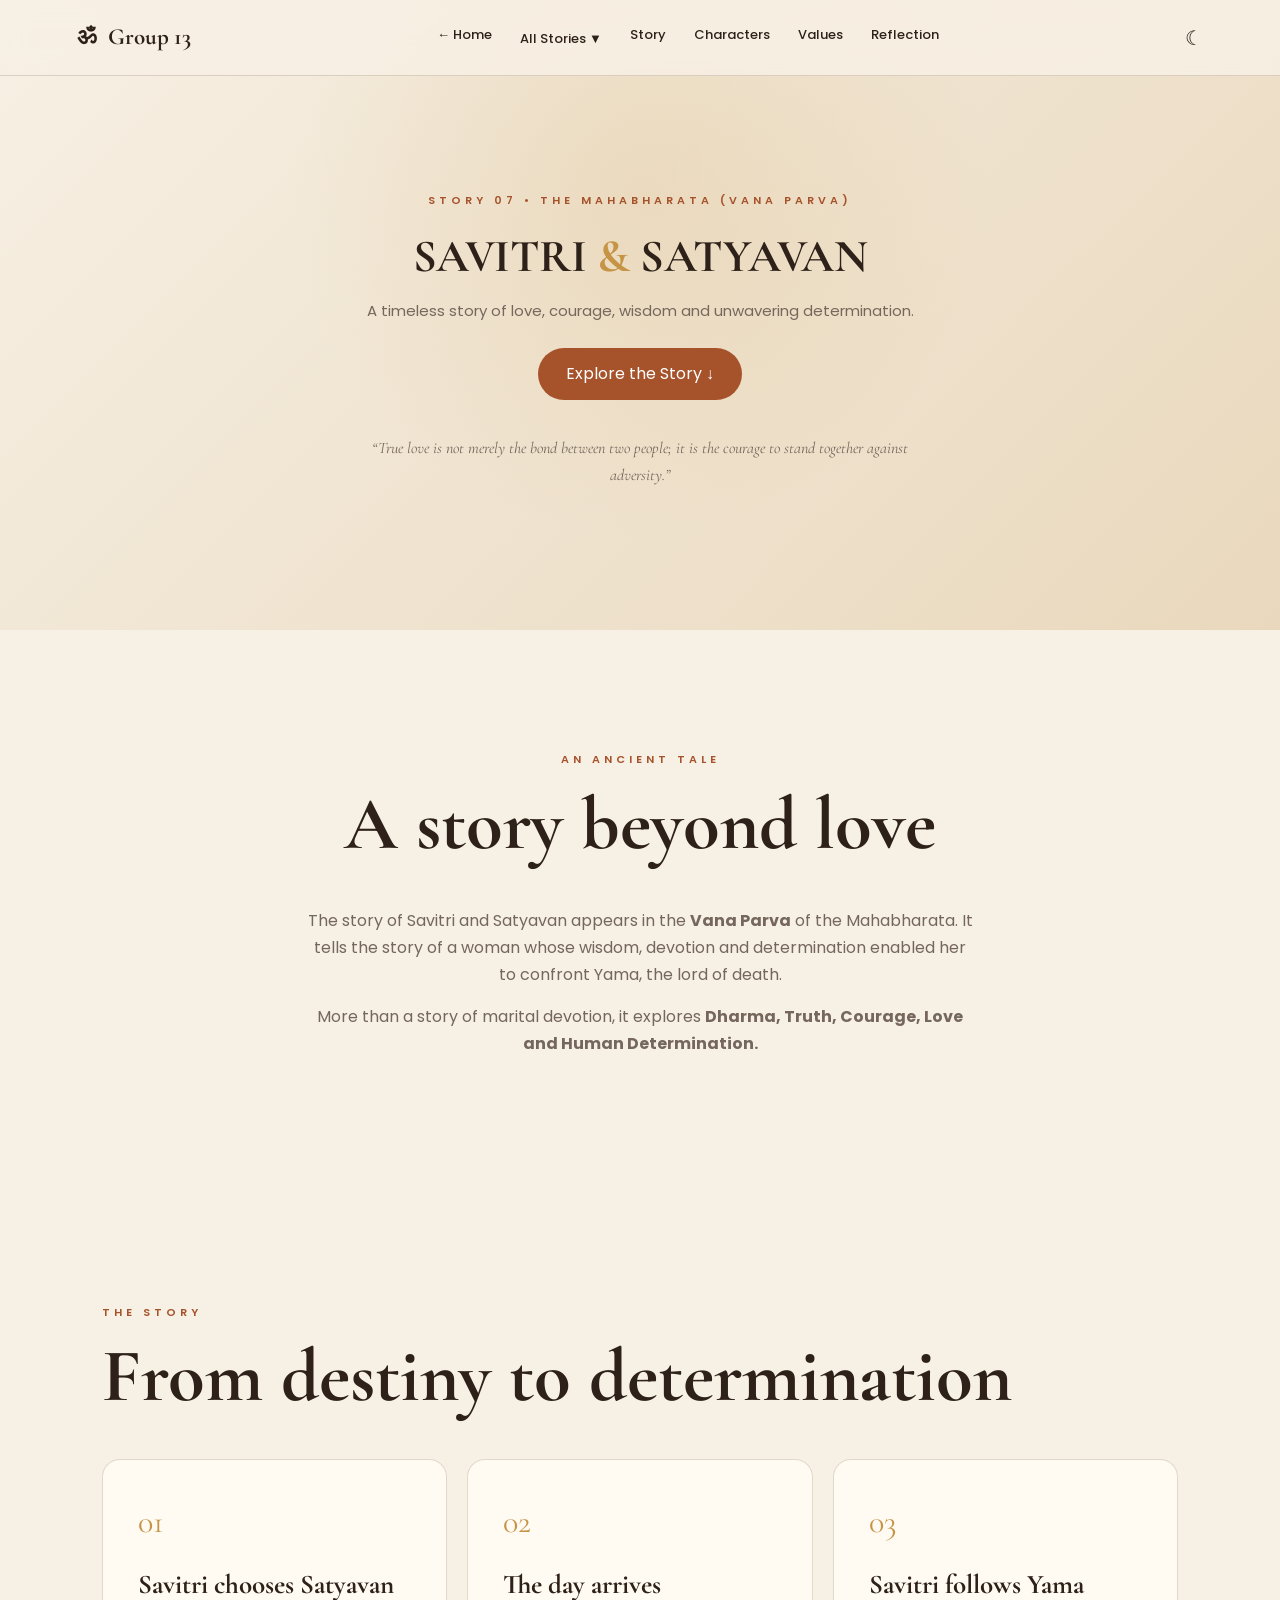
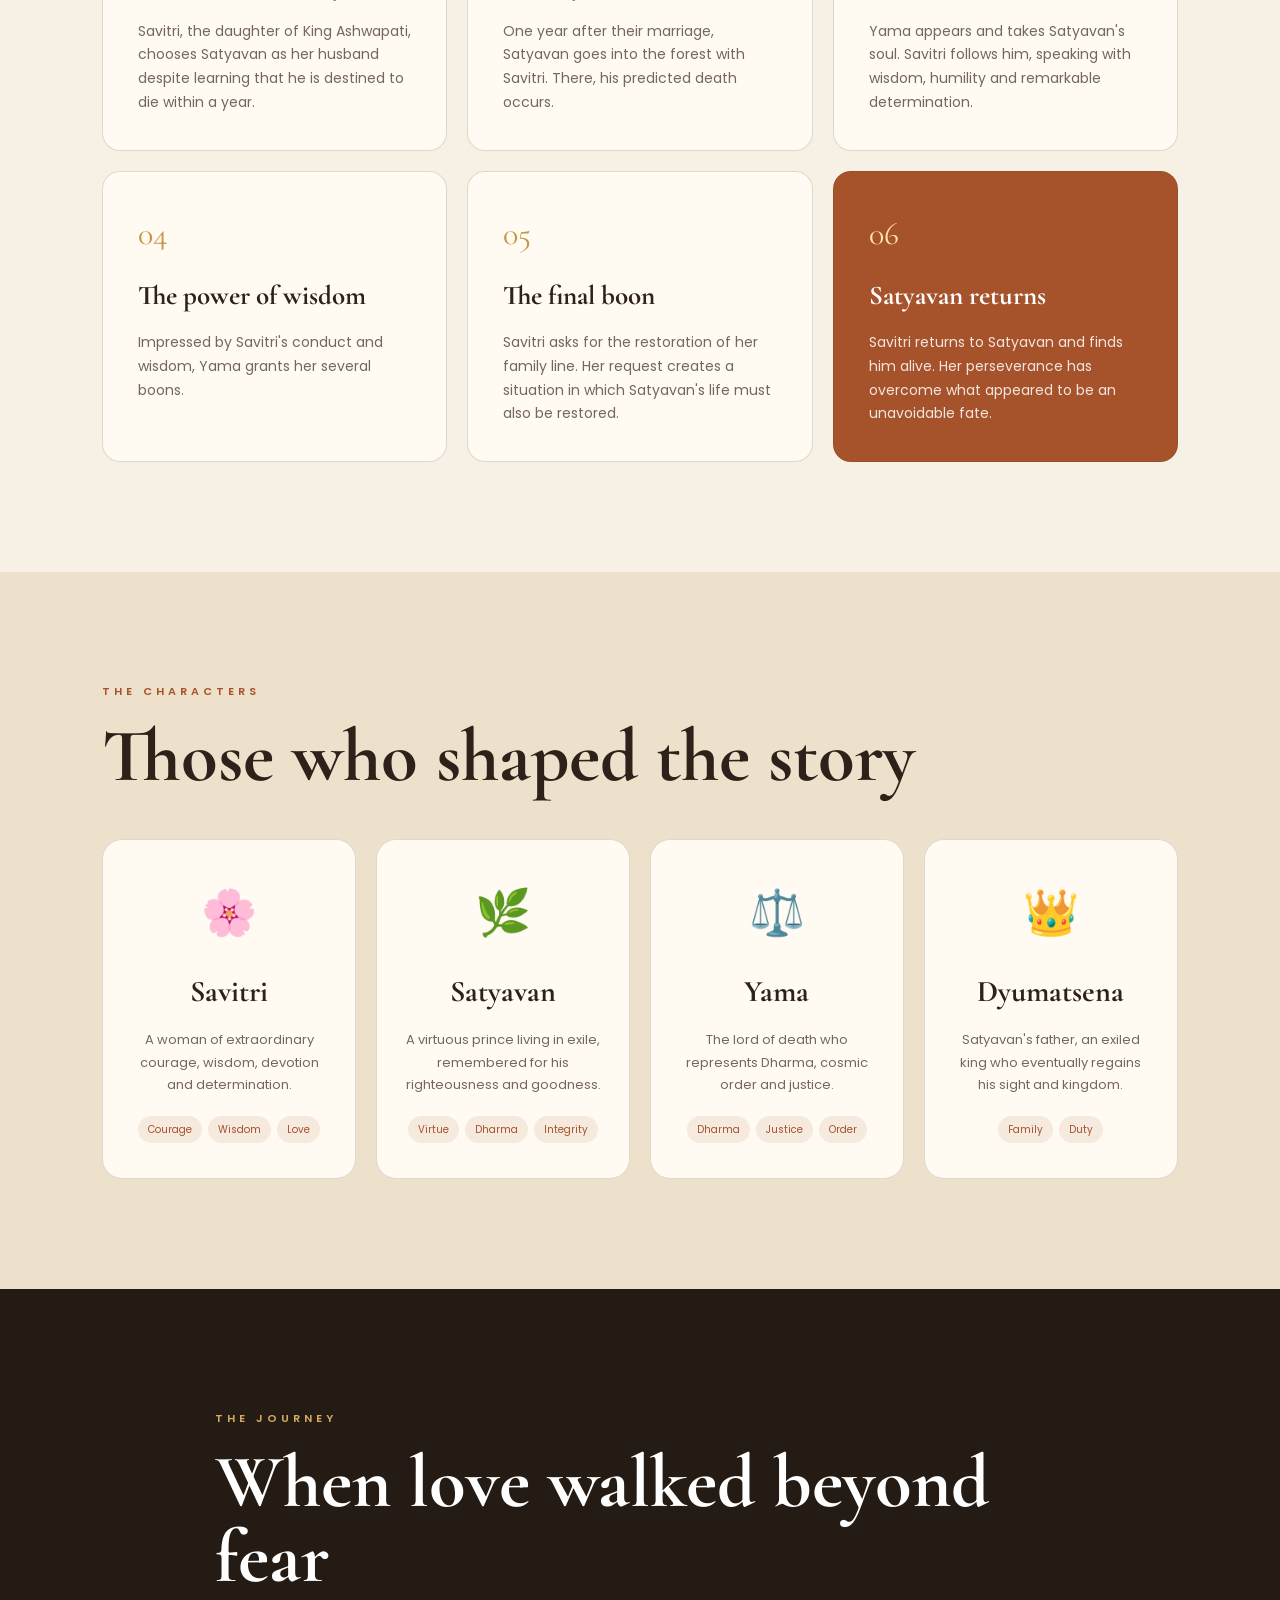
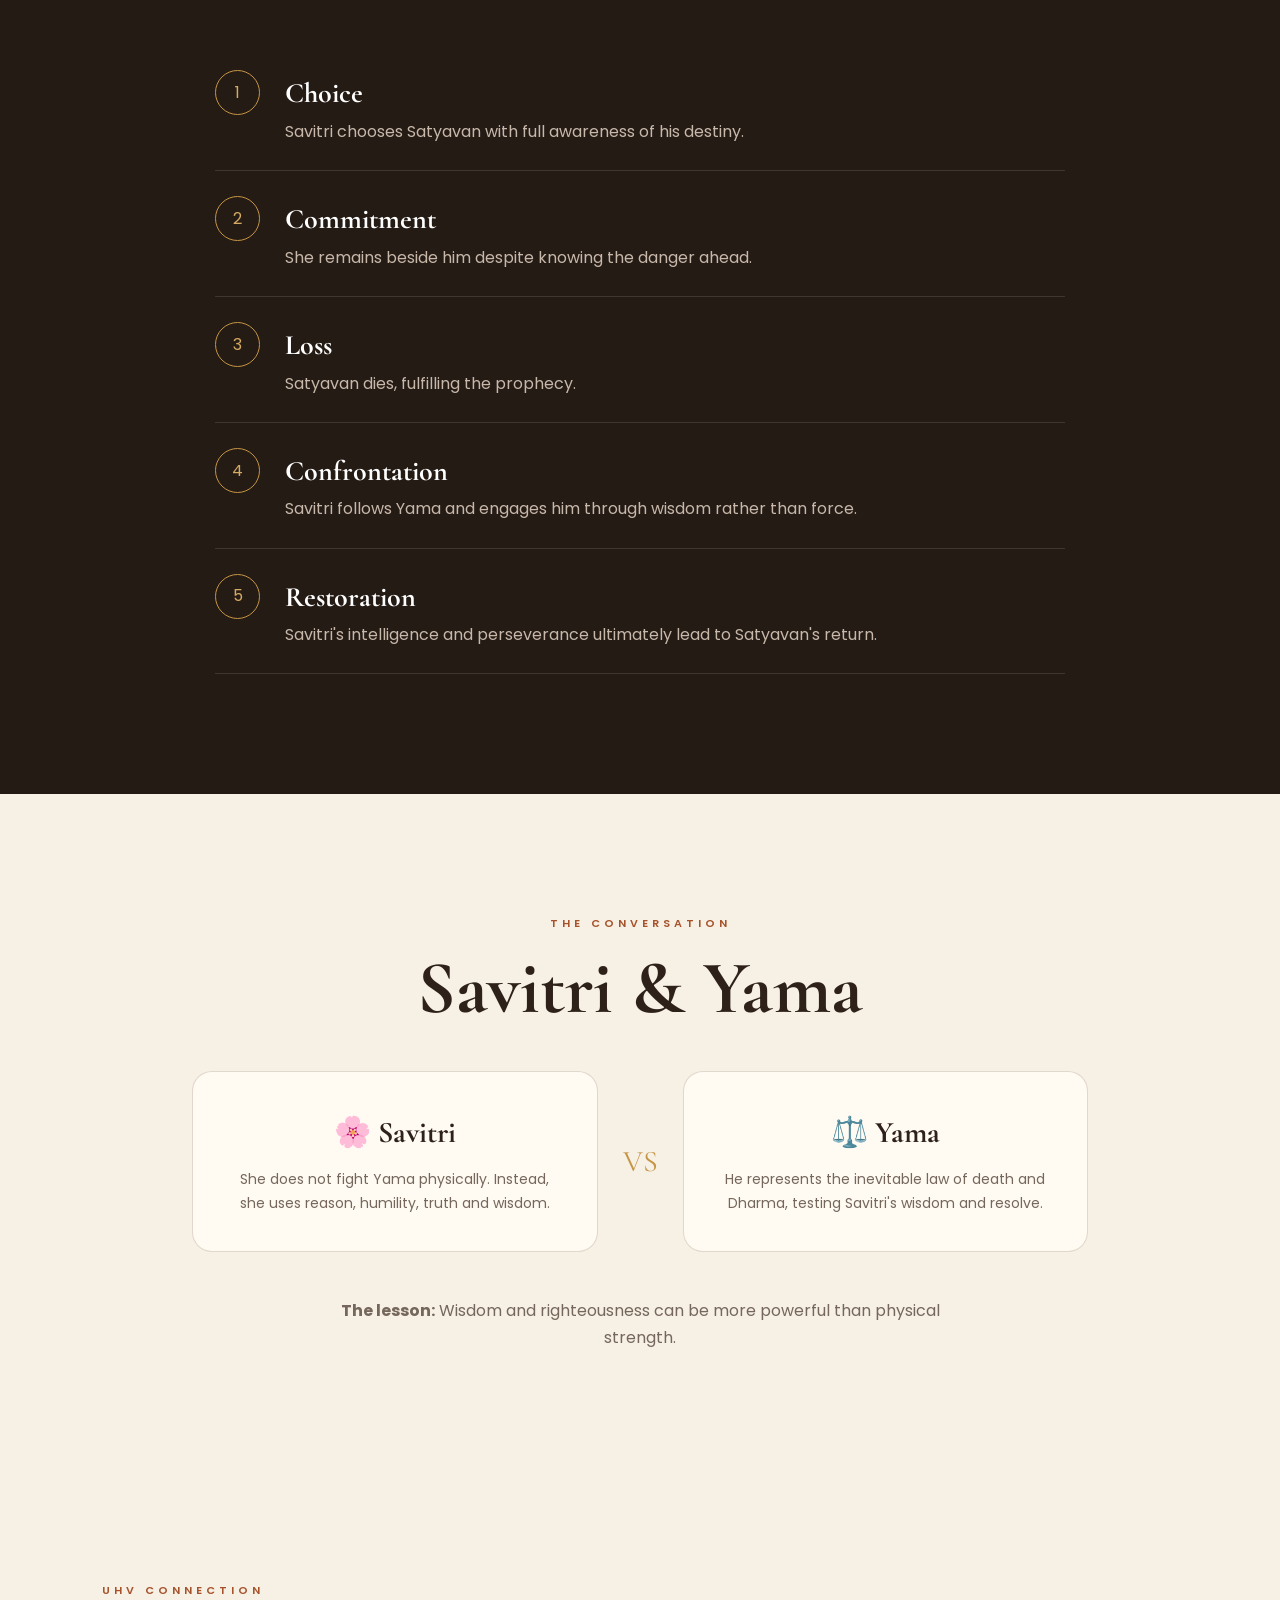
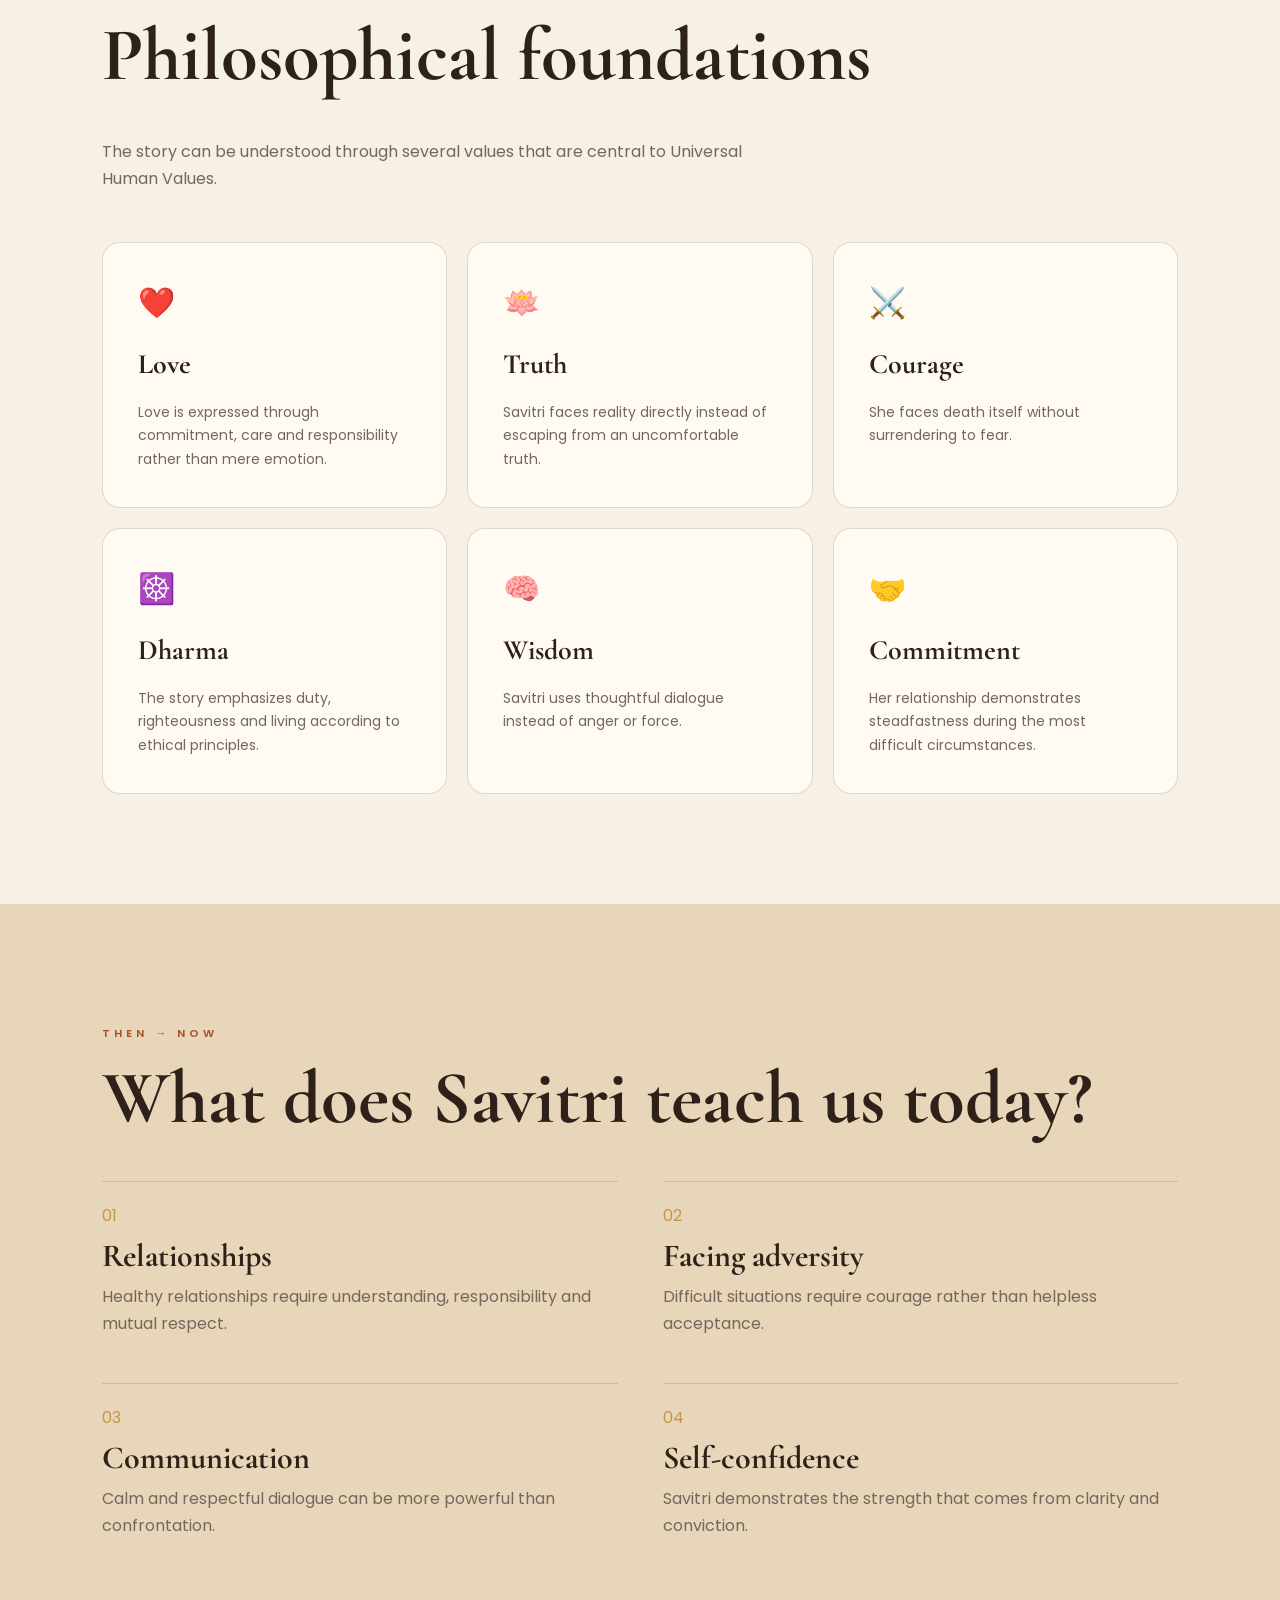
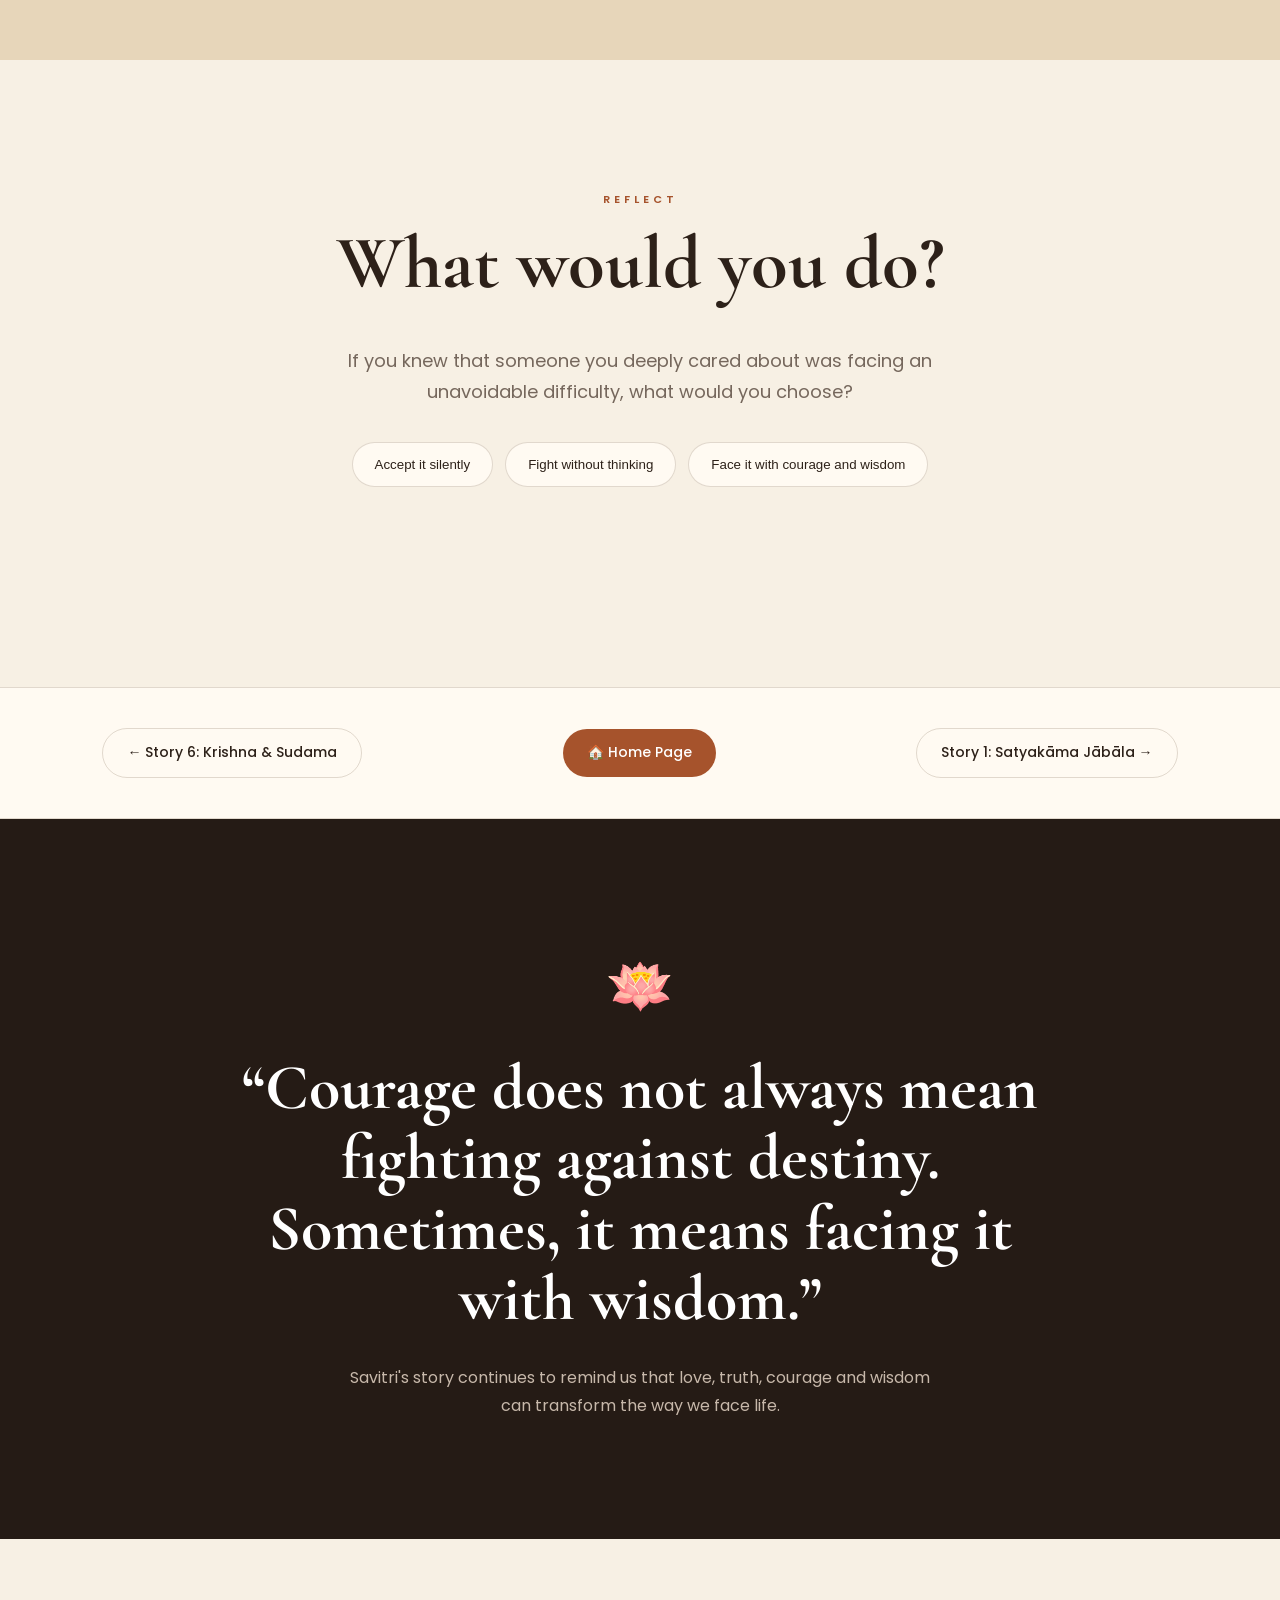
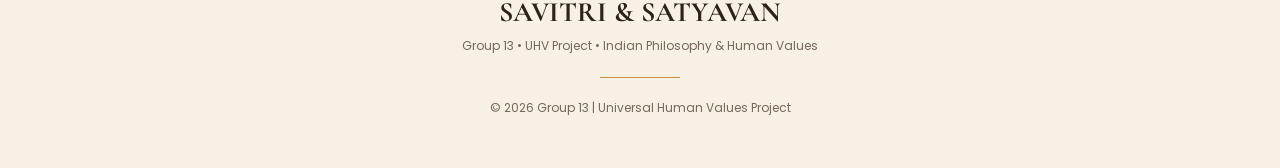
<file: savitri-satyavan.html>
<!DOCTYPE html>
<html lang="en">
<head>
    <meta charset="UTF-8">
    <meta name="viewport" content="width=device-width, initial-scale=1.0">

    <title>Savitri & Satyavan | Group 13 - Indian Philosophy</title>

    <link rel="stylesheet" href="style.css">

    <link rel="preconnect" href="https://fonts.googleapis.com">
    <link rel="preconnect" href="https://fonts.gstatic.com" crossorigin>
    <link href="https://fonts.googleapis.com/css2?family=Cormorant+Garamond:wght@500;600;700&family=Poppins:wght@300;400;500;600&display=swap" rel="stylesheet">
</head>

<body>

    <!-- NAVBAR -->
    <header class="navbar">
        <div class="logo"><a href="index.html" style="text-decoration:none; color:inherit;">ॐ <span>Group 13</span></a></div>

        <nav>
            <a href="index.html">← Home</a>
            <div class="nav-dropdown">
                <a href="#" class="dropdown-trigger">All Stories ▼</a>
                <div class="dropdown-menu">
                    <a href="satyakama.html">1. Satyakāma Jābāla</a>
                    <a href="harishchandra.html">2. King Harishchandra</a>
                    <a href="nachiketa.html">3. Nachiketa</a>
                    <a href="rantideva.html">4. Rantideva</a>
                    <a href="shibi.html">5. Shibi & the Dove</a>
                    <a href="krishna-sudama.html">6. Krishna & Sudama</a>
                    <a href="savitri-satyavan.html" class="active">7. Savitri & Satyavan</a>
                </div>
            </div>
            <a href="#story">Story</a>
            <a href="#characters">Characters</a>
            <a href="#values">Values</a>
            <a href="#reflection">Reflection</a>
        </nav>

        <button id="themeBtn">☾</button>
    </header>


    <!-- HERO -->
    <section class="hero">

        <div class="hero-content">

            <p class="eyebrow">STORY 07 • THE MAHABHARATA (VANA PARVA)</p>

            <h1>
                SAVITRI
                <span>&</span>
                SATYAVAN
            </h1>

            <p class="subtitle">
                A timeless story of love, courage, wisdom and unwavering determination.
            </p>

            <a href="#story" class="hero-btn">
                Explore the Story ↓
            </a>

        </div>

        <div class="hero-quote">
            <p>
                “True love is not merely the bond between two people;
                it is the courage to stand together against adversity.”
            </p>
        </div>

    </section>


    <!-- INTRO -->
    <section class="intro">

        <p class="section-label">AN ANCIENT TALE</p>

        <h2>A story beyond love</h2>

        <p>
            The story of Savitri and Satyavan appears in the
            <strong>Vana Parva</strong> of the Mahabharata.
            It tells the story of a woman whose wisdom, devotion and
            determination enabled her to confront Yama, the lord of death.
        </p>

        <p>
            More than a story of marital devotion, it explores
            <strong>Dharma, Truth, Courage, Love and Human Determination.</strong>
        </p>

    </section>


    <!-- STORY -->
    <section id="story" class="section">

        <p class="section-label">THE STORY</p>

        <h2>From destiny to determination</h2>

        <div class="story-grid">

            <article class="story-card">
                <span>01</span>
                <h3>Savitri chooses Satyavan</h3>
                <p>
                    Savitri, the daughter of King Ashwapati, chooses
                    Satyavan as her husband despite learning that
                    he is destined to die within a year.
                </p>
            </article>

            <article class="story-card">
                <span>02</span>
                <h3>The day arrives</h3>
                <p>
                    One year after their marriage, Satyavan goes
                    into the forest with Savitri. There, his
                    predicted death occurs.
                </p>
            </article>

            <article class="story-card">
                <span>03</span>
                <h3>Savitri follows Yama</h3>
                <p>
                    Yama appears and takes Satyavan's soul.
                    Savitri follows him, speaking with wisdom,
                    humility and remarkable determination.
                </p>
            </article>

            <article class="story-card">
                <span>04</span>
                <h3>The power of wisdom</h3>
                <p>
                    Impressed by Savitri's conduct and wisdom,
                    Yama grants her several boons.
                </p>
            </article>

            <article class="story-card">
                <span>05</span>
                <h3>The final boon</h3>
                <p>
                    Savitri asks for the restoration of her
                    family line. Her request creates a situation
                    in which Satyavan's life must also be restored.
                </p>
            </article>

            <article class="story-card highlight-card">
                <span>06</span>
                <h3>Satyavan returns</h3>
                <p>
                    Savitri returns to Satyavan and finds him
                    alive. Her perseverance has overcome what
                    appeared to be an unavoidable fate.
                </p>
            </article>

        </div>

    </section>


    <!-- CHARACTERS -->
    <section id="characters" class="section characters-section">

        <p class="section-label">THE CHARACTERS</p>

        <h2>Those who shaped the story</h2>

        <div class="character-grid">

            <div class="character">
                <div class="character-symbol">🌸</div>
                <h3>Savitri</h3>
                <p>
                    A woman of extraordinary courage, wisdom,
                    devotion and determination.
                </p>
                <div class="tags">
                    <span>Courage</span>
                    <span>Wisdom</span>
                    <span>Love</span>
                </div>
            </div>

            <div class="character">
                <div class="character-symbol">🌿</div>
                <h3>Satyavan</h3>
                <p>
                    A virtuous prince living in exile,
                    remembered for his righteousness and goodness.
                </p>
                <div class="tags">
                    <span>Virtue</span>
                    <span>Dharma</span>
                    <span>Integrity</span>
                </div>
            </div>

            <div class="character">
                <div class="character-symbol">⚖️</div>
                <h3>Yama</h3>
                <p>
                    The lord of death who represents Dharma,
                    cosmic order and justice.
                </p>
                <div class="tags">
                    <span>Dharma</span>
                    <span>Justice</span>
                    <span>Order</span>
                </div>
            </div>

            <div class="character">
                <div class="character-symbol">👑</div>
                <h3>Dyumatsena</h3>
                <p>
                    Satyavan's father, an exiled king who
                    eventually regains his sight and kingdom.
                </p>
                <div class="tags">
                    <span>Family</span>
                    <span>Duty</span>
                </div>
            </div>

        </div>

    </section>


    <!-- JOURNEY -->
    <section id="journey" class="journey">

        <div class="journey-content">

            <p class="section-label">THE JOURNEY</p>

            <h2>When love walked beyond fear</h2>

            <div class="timeline">

                <div class="timeline-item">
                    <div class="dot">1</div>
                    <div>
                        <h3>Choice</h3>
                        <p>Savitri chooses Satyavan with full awareness of his destiny.</p>
                    </div>
                </div>

                <div class="timeline-item">
                    <div class="dot">2</div>
                    <div>
                        <h3>Commitment</h3>
                        <p>She remains beside him despite knowing the danger ahead.</p>
                    </div>
                </div>

                <div class="timeline-item">
                    <div class="dot">3</div>
                    <div>
                        <h3>Loss</h3>
                        <p>Satyavan dies, fulfilling the prophecy.</p>
                    </div>
                </div>

                <div class="timeline-item">
                    <div class="dot">4</div>
                    <div>
                        <h3>Confrontation</h3>
                        <p>Savitri follows Yama and engages him through wisdom rather than force.</p>
                    </div>
                </div>

                <div class="timeline-item">
                    <div class="dot">5</div>
                    <div>
                        <h3>Restoration</h3>
                        <p>Savitri's intelligence and perseverance ultimately lead to Satyavan's return.</p>
                    </div>
                </div>

            </div>

        </div>

    </section>


    <!-- YAMA SECTION -->
    <section class="dialogue">

        <p class="section-label">THE CONVERSATION</p>

        <h2>Savitri & Yama</h2>

        <div class="dialogue-box">

            <div class="dialogue-person savitri">
                <h3>🌸 Savitri</h3>
                <p>
                    She does not fight Yama physically.
                    Instead, she uses reason, humility,
                    truth and wisdom.
                </p>
            </div>

            <div class="versus">VS</div>

            <div class="dialogue-person yama">
                <h3>⚖️ Yama</h3>
                <p>
                    He represents the inevitable law of
                    death and Dharma, testing Savitri's
                    wisdom and resolve.
                </p>
            </div>

        </div>

        <p class="dialogue-conclusion">
            <strong>The lesson:</strong> Wisdom and righteousness
            can be more powerful than physical strength.
        </p>

    </section>


    <!-- VALUES -->
    <section id="values" class="section">

        <p class="section-label">UHV CONNECTION</p>

        <h2>Philosophical foundations</h2>

        <p class="section-intro">
            The story can be understood through several values
            that are central to Universal Human Values.
        </p>

        <div class="values-grid">

            <div class="value-card">
                <div>❤️</div>
                <h3>Love</h3>
                <p>
                    Love is expressed through commitment,
                    care and responsibility rather than
                    mere emotion.
                </p>
            </div>

            <div class="value-card">
                <div>🪷</div>
                <h3>Truth</h3>
                <p>
                    Savitri faces reality directly instead
                    of escaping from an uncomfortable truth.
                </p>
            </div>

            <div class="value-card">
                <div>⚔️</div>
                <h3>Courage</h3>
                <p>
                    She faces death itself without surrendering
                    to fear.
                </p>
            </div>

            <div class="value-card">
                <div>☸️</div>
                <h3>Dharma</h3>
                <p>
                    The story emphasizes duty, righteousness
                    and living according to ethical principles.
                </p>
            </div>

            <div class="value-card">
                <div>🧠</div>
                <h3>Wisdom</h3>
                <p>
                    Savitri uses thoughtful dialogue instead
                    of anger or force.
                </p>
            </div>

            <div class="value-card">
                <div>🤝</div>
                <h3>Commitment</h3>
                <p>
                    Her relationship demonstrates steadfastness
                    during the most difficult circumstances.
                </p>
            </div>

        </div>

    </section>


    <!-- MODERN RELEVANCE -->
    <section class="modern">

        <p class="section-label">THEN → NOW</p>

        <h2>What does Savitri teach us today?</h2>

        <div class="modern-grid">

            <div>
                <span>01</span>
                <h3>Relationships</h3>
                <p>
                    Healthy relationships require understanding,
                    responsibility and mutual respect.
                </p>
            </div>

            <div>
                <span>02</span>
                <h3>Facing adversity</h3>
                <p>
                    Difficult situations require courage rather
                    than helpless acceptance.
                </p>
            </div>

            <div>
                <span>03</span>
                <h3>Communication</h3>
                <p>
                    Calm and respectful dialogue can be more
                    powerful than confrontation.
                </p>
            </div>

            <div>
                <span>04</span>
                <h3>Self-confidence</h3>
                <p>
                    Savitri demonstrates the strength that comes
                    from clarity and conviction.
                </p>
            </div>

        </div>

    </section>


    <!-- REFLECTION -->
    <section id="reflection" class="reflection">

        <p class="section-label">REFLECT</p>

        <h2>What would you do?</h2>

        <p class="question">
            If you knew that someone you deeply cared about
            was facing an unavoidable difficulty, what would
            you choose?
        </p>

        <div class="choices">

            <button onclick="showAnswer(1)">
                Accept it silently
            </button>

            <button onclick="showAnswer(2)">
                Fight without thinking
            </button>

            <button onclick="showAnswer(3)">
                Face it with courage and wisdom
            </button>

        </div>

        <div id="answer"></div>

    </section>


    <!-- STORY SWITCHER FOOTER NAV -->
    <section class="story-nav-bar">
        <div class="story-nav-container">
            <a href="krishna-sudama.html" class="story-nav-btn prev">← Story 6: Krishna & Sudama</a>
            <a href="index.html" class="story-nav-btn home">🏠 Home Page</a>
            <a href="satyakama.html" class="story-nav-btn next">Story 1: Satyakāma Jābāla →</a>
        </div>
    </section>


    <!-- FINAL QUOTE -->
    <section class="final">

        <div class="lotus">🪷</div>

        <h2>
            “Courage does not always mean
            fighting against destiny.
            Sometimes, it means facing it
            with wisdom.”
        </h2>

        <p>
            Savitri's story continues to remind us
            that love, truth, courage and wisdom
            can transform the way we face life.
        </p>

    </section>


    <!-- FOOTER -->
    <footer>

        <h3>SAVITRI & SATYAVAN</h3>

        <p>
            Group 13 • UHV Project • Indian Philosophy & Human Values
        </p>

        <div class="footer-line"></div>

        <p class="copyright">
            © 2026 Group 13 | Universal Human Values Project
        </p>

    </footer>


    <script src="script.js"></script>

</body>
</html>
</file>
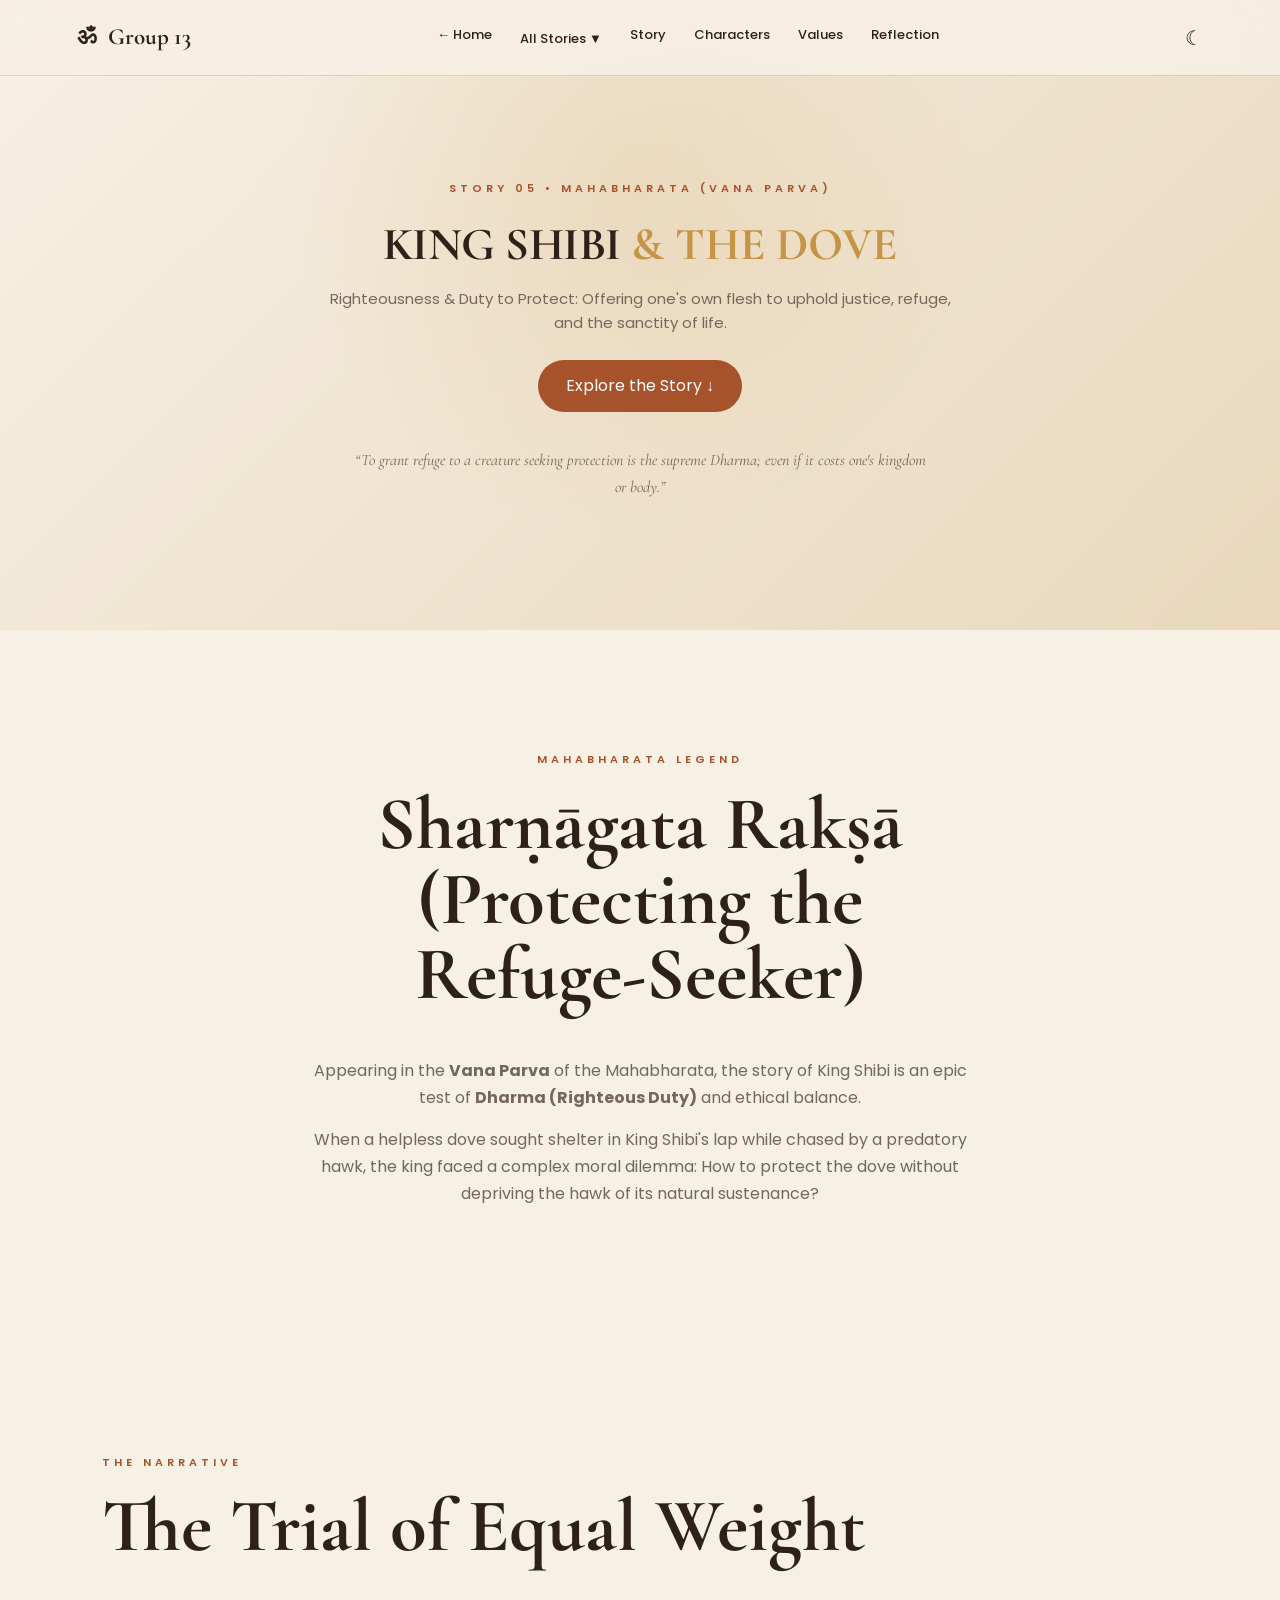
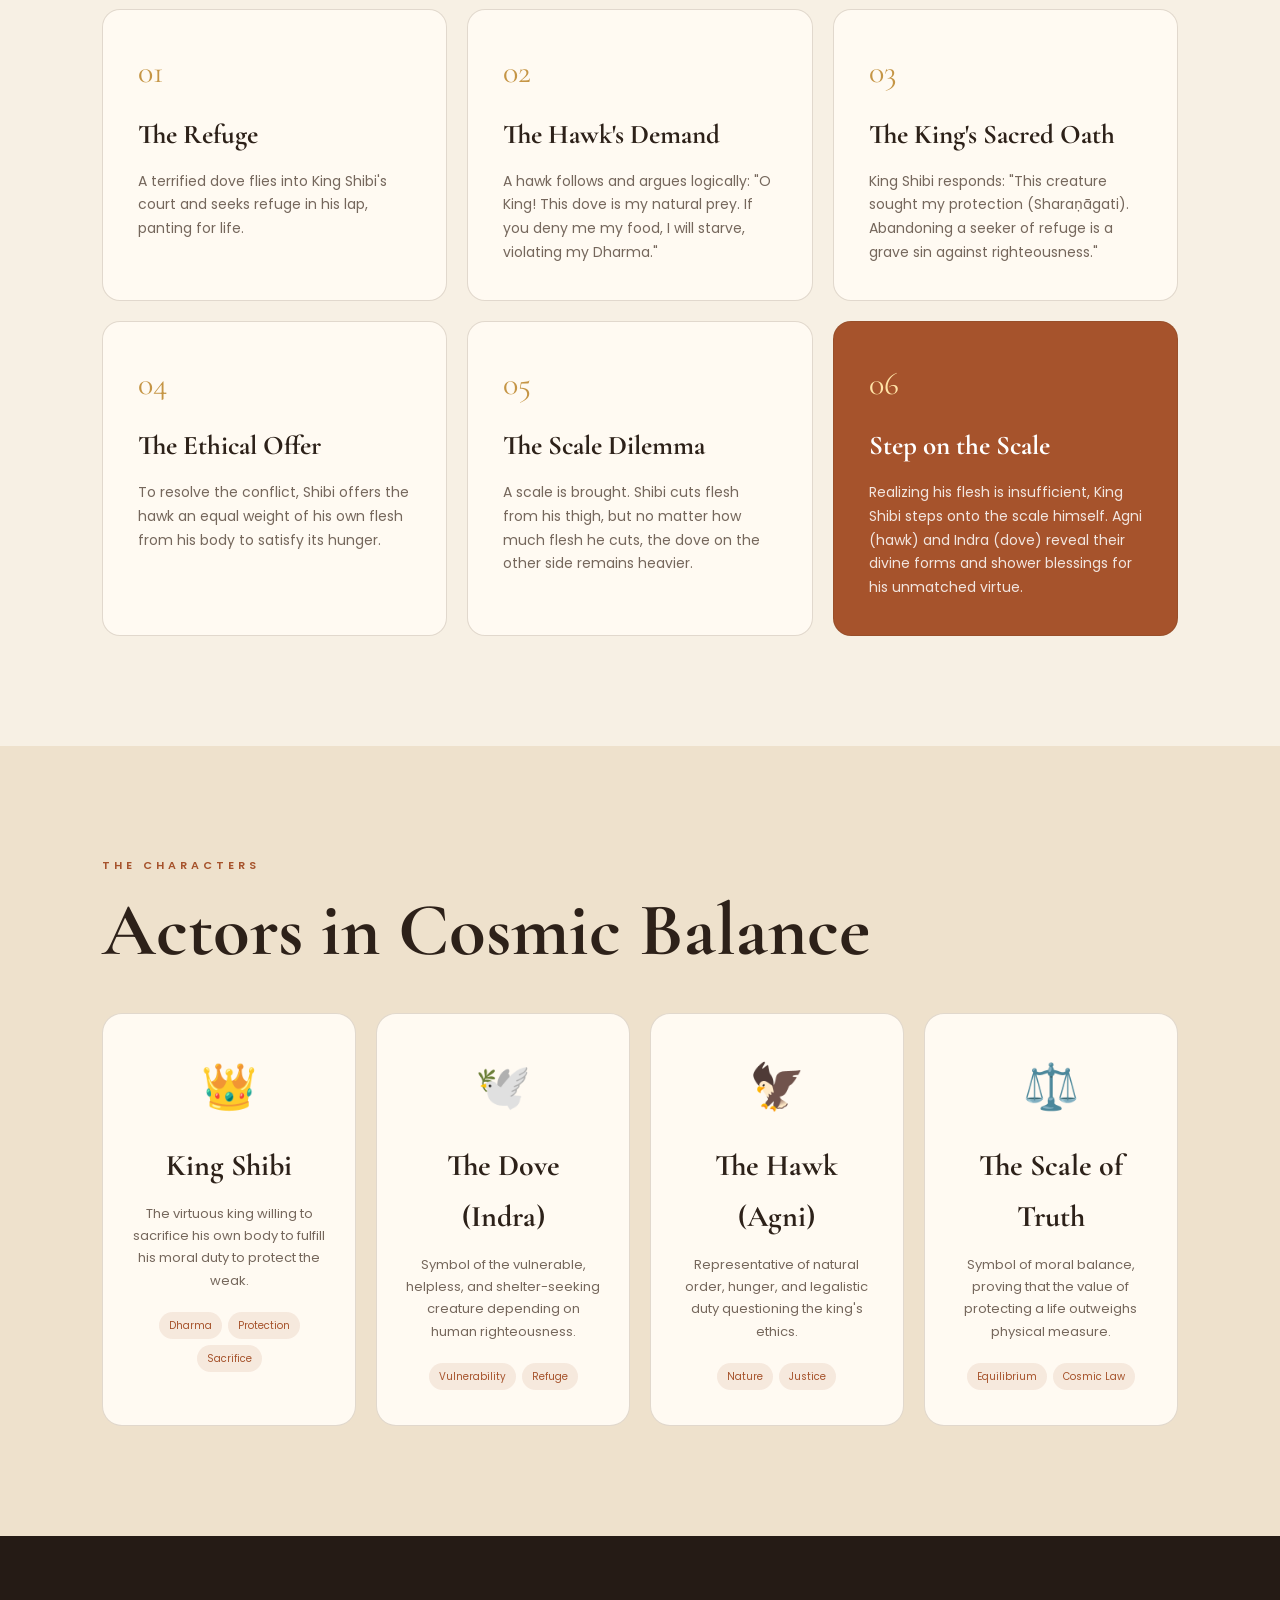
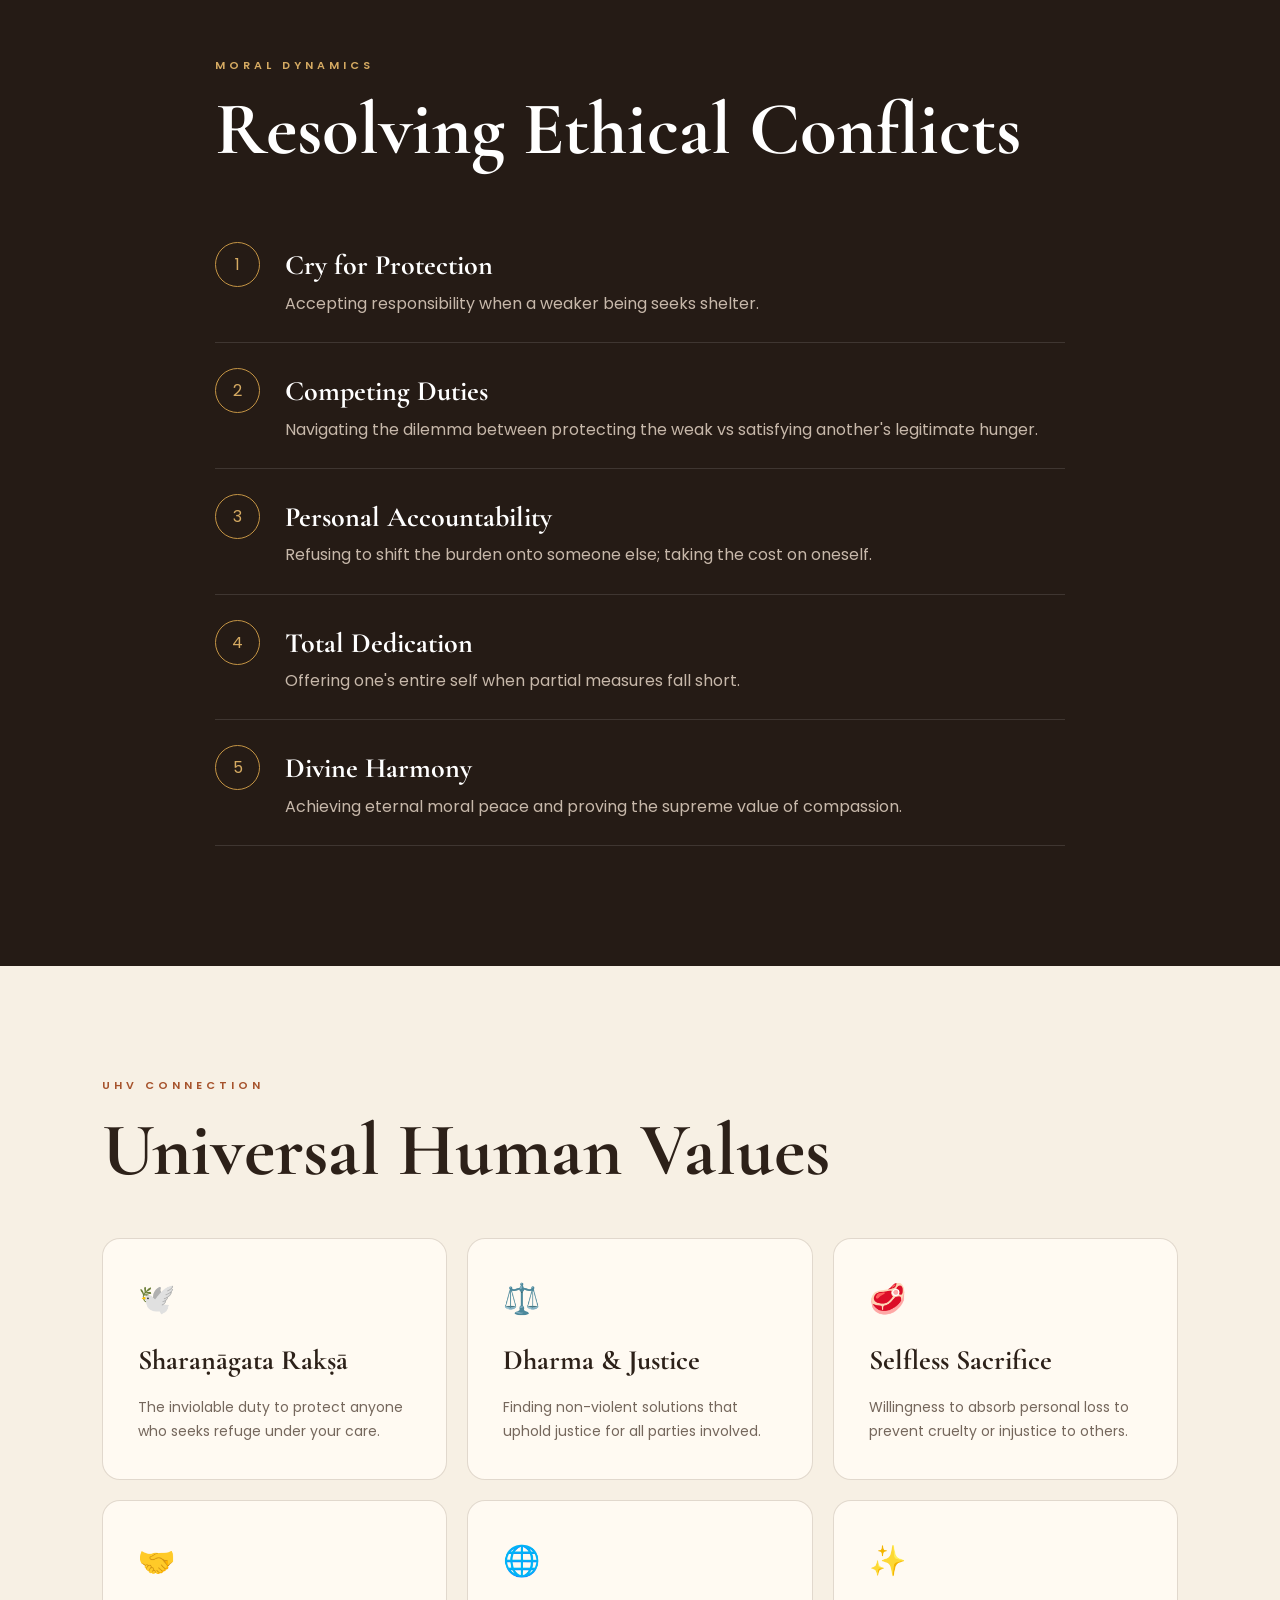
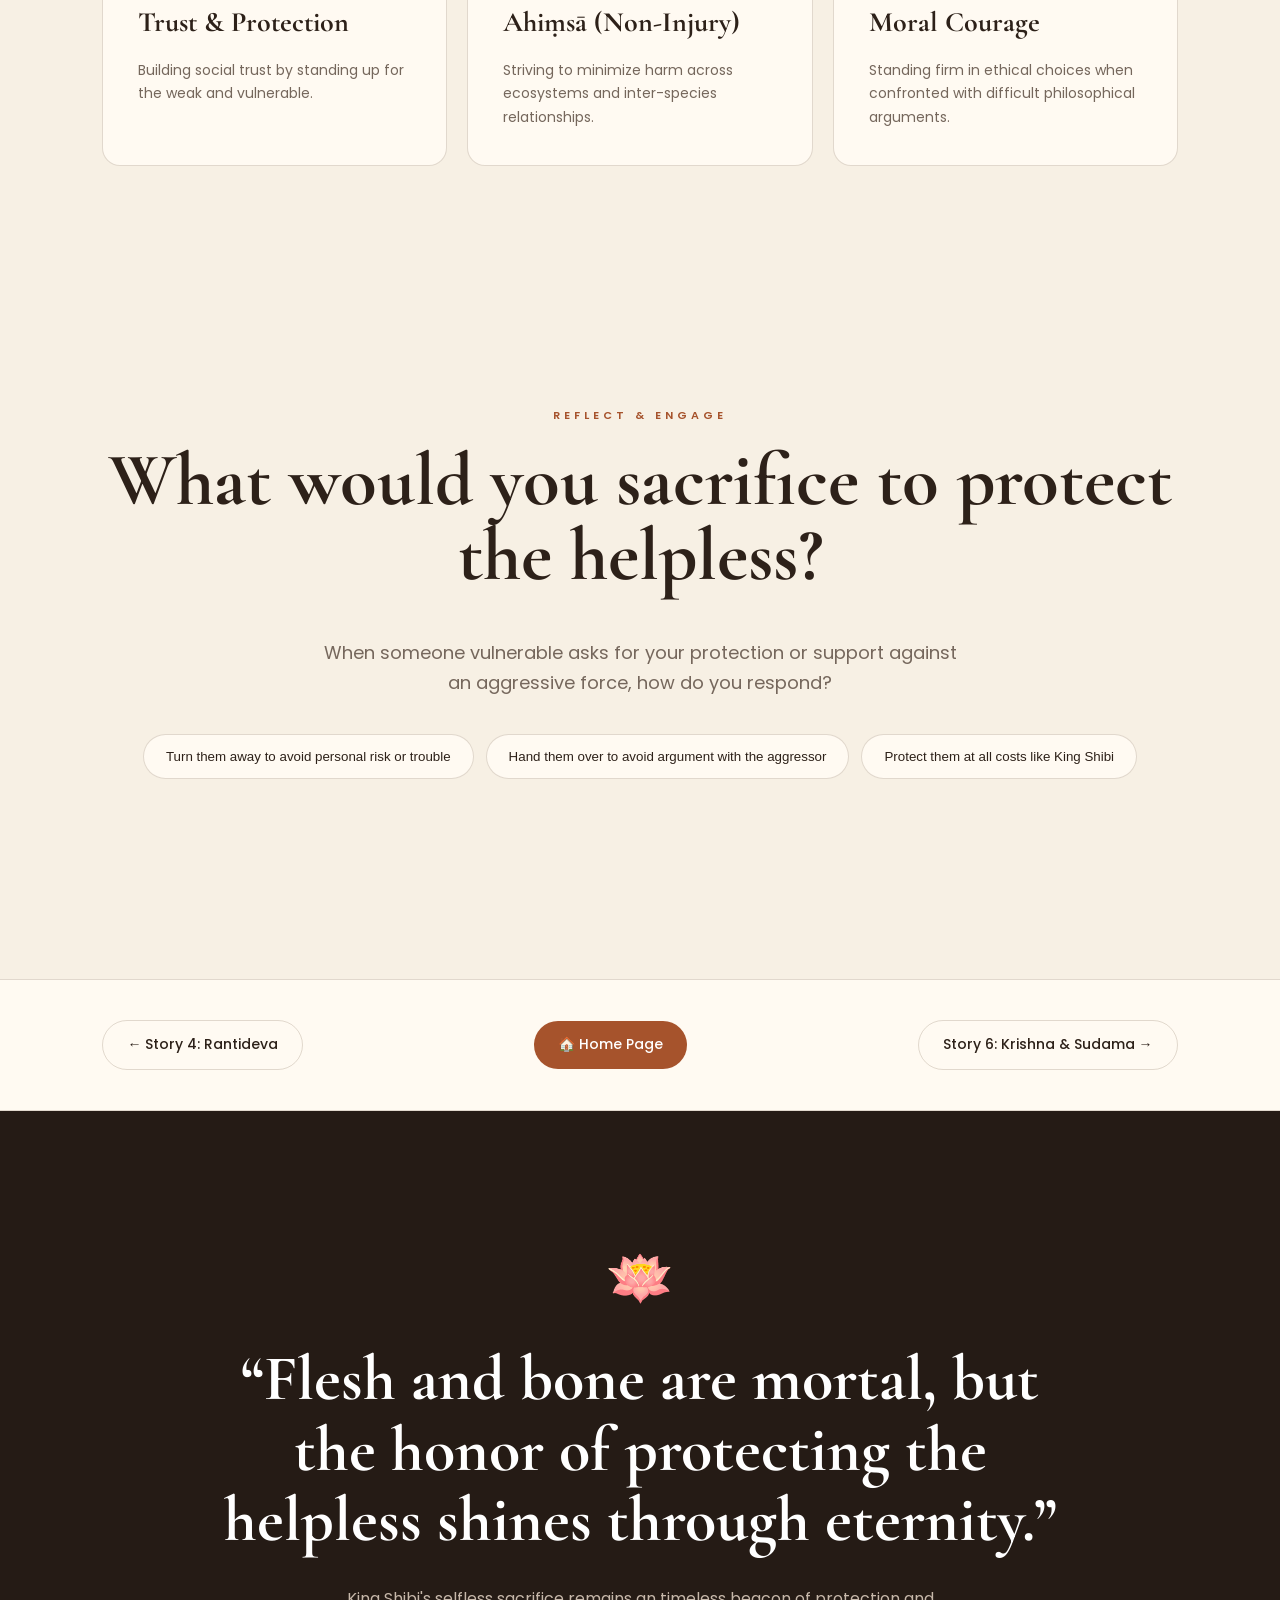
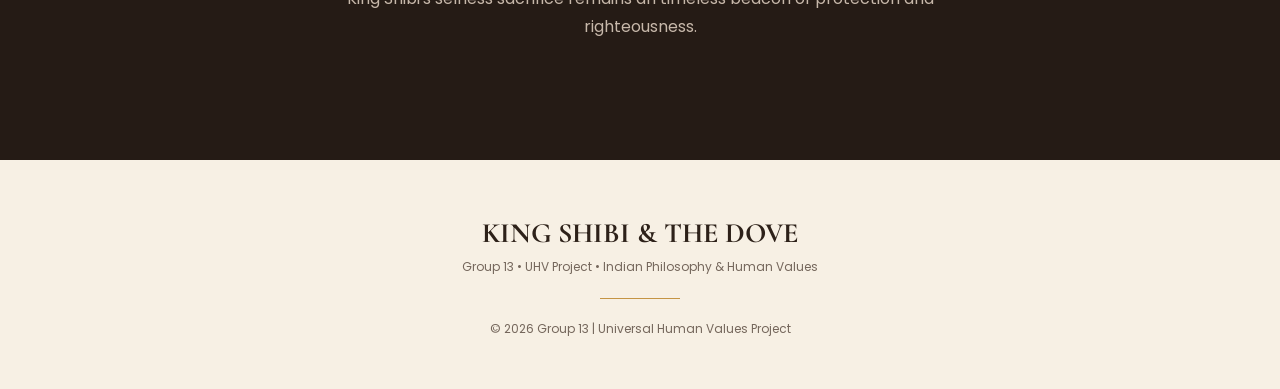
<file: shibi.html>
<!DOCTYPE html>
<html lang="en">
<head>
    <meta charset="UTF-8">
    <meta name="viewport" content="width=device-width, initial-scale=1.0">

    <title>Shibi & the Dove | Group 13 - Indian Philosophy</title>

    <link rel="stylesheet" href="style.css">

    <link rel="preconnect" href="https://fonts.googleapis.com">
    <link rel="preconnect" href="https://fonts.gstatic.com" crossorigin>
    <link href="https://fonts.googleapis.com/css2?family=Cormorant+Garamond:wght@500;600;700&family=Poppins:wght@300;400;500;600&display=swap" rel="stylesheet">
</head>

<body>

    <!-- NAVBAR -->
    <header class="navbar">
        <div class="logo"><a href="index.html" style="text-decoration:none; color:inherit;">ॐ <span>Group 13</span></a></div>

        <nav>
            <a href="index.html">← Home</a>
            <div class="nav-dropdown">
                <a href="#" class="dropdown-trigger">All Stories ▼</a>
                <div class="dropdown-menu">
                    <a href="satyakama.html">1. Satyakāma Jābāla</a>
                    <a href="harishchandra.html">2. King Harishchandra</a>
                    <a href="nachiketa.html">3. Nachiketa</a>
                    <a href="rantideva.html">4. Rantideva</a>
                    <a href="shibi.html" class="active">5. Shibi & the Dove</a>
                    <a href="krishna-sudama.html">6. Krishna & Sudama</a>
                    <a href="savitri-satyavan.html">7. Savitri & Satyavan</a>
                </div>
            </div>
            <a href="#story">Story</a>
            <a href="#characters">Characters</a>
            <a href="#values">Values</a>
            <a href="#reflection">Reflection</a>
        </nav>

        <button id="themeBtn">☾</button>
    </header>


    <!-- HERO -->
    <section class="hero">

        <div class="hero-content">

            <p class="eyebrow">STORY 05 • MAHABHARATA (VANA PARVA)</p>

            <h1>
                KING SHIBI
                <span>& THE DOVE</span>
            </h1>

            <p class="subtitle">
                Righteousness & Duty to Protect: Offering one's own flesh to uphold justice, refuge, and the sanctity of life.
            </p>

            <a href="#story" class="hero-btn">
                Explore the Story ↓
            </a>

        </div>

        <div class="hero-quote">
            <p>
                “To grant refuge to a creature seeking protection is the supreme Dharma; even if it costs one's kingdom or body.”
            </p>
        </div>

    </section>


    <!-- INTRO -->
    <section class="intro">

        <p class="section-label">MAHABHARATA LEGEND</p>

        <h2>Sharṇāgata Rakṣā (Protecting the Refuge-Seeker)</h2>

        <p>
            Appearing in the <strong>Vana Parva</strong> of the Mahabharata, the story of King Shibi is an epic test of <strong>Dharma (Righteous Duty)</strong> and ethical balance.
        </p>

        <p>
            When a helpless dove sought shelter in King Shibi's lap while chased by a predatory hawk, the king faced a complex moral dilemma: How to protect the dove without depriving the hawk of its natural sustenance?
        </p>

    </section>


    <!-- STORY GRID -->
    <section id="story" class="section">

        <p class="section-label">THE NARRATIVE</p>

        <h2>The Trial of Equal Weight</h2>

        <div class="story-grid">

            <article class="story-card">
                <span>01</span>
                <h3>The Refuge</h3>
                <p>
                    A terrified dove flies into King Shibi's court and seeks refuge in his lap, panting for life.
                </p>
            </article>

            <article class="story-card">
                <span>02</span>
                <h3>The Hawk's Demand</h3>
                <p>
                    A hawk follows and argues logically: "O King! This dove is my natural prey. If you deny me my food, I will starve, violating my Dharma."
                </p>
            </article>

            <article class="story-card">
                <span>03</span>
                <h3>The King's Sacred Oath</h3>
                <p>
                    King Shibi responds: "This creature sought my protection (Sharaṇāgati). Abandoning a seeker of refuge is a grave sin against righteousness."
                </p>
            </article>

            <article class="story-card">
                <span>04</span>
                <h3>The Ethical Offer</h3>
                <p>
                    To resolve the conflict, Shibi offers the hawk an equal weight of his own flesh from his body to satisfy its hunger.
                </p>
            </article>

            <article class="story-card">
                <span>05</span>
                <h3>The Scale Dilemma</h3>
                <p>
                    A scale is brought. Shibi cuts flesh from his thigh, but no matter how much flesh he cuts, the dove on the other side remains heavier.
                </p>
            </article>

            <article class="story-card highlight-card">
                <span>06</span>
                <h3>Step on the Scale</h3>
                <p>
                    Realizing his flesh is insufficient, King Shibi steps onto the scale himself. Agni (hawk) and Indra (dove) reveal their divine forms and shower blessings for his unmatched virtue.
                </p>
            </article>

        </div>

    </section>


    <!-- CHARACTERS -->
    <section id="characters" class="section characters-section">

        <p class="section-label">THE CHARACTERS</p>

        <h2>Actors in Cosmic Balance</h2>

        <div class="character-grid">

            <div class="character">
                <div class="character-symbol">👑</div>
                <h3>King Shibi</h3>
                <p>
                    The virtuous king willing to sacrifice his own body to fulfill his moral duty to protect the weak.
                </p>
                <div class="tags">
                    <span>Dharma</span>
                    <span>Protection</span>
                    <span>Sacrifice</span>
                </div>
            </div>

            <div class="character">
                <div class="character-symbol">🕊️</div>
                <h3>The Dove (Indra)</h3>
                <p>
                    Symbol of the vulnerable, helpless, and shelter-seeking creature depending on human righteousness.
                </p>
                <div class="tags">
                    <span>Vulnerability</span>
                    <span>Refuge</span>
                </div>
            </div>

            <div class="character">
                <div class="character-symbol">🦅</div>
                <h3>The Hawk (Agni)</h3>
                <p>
                    Representative of natural order, hunger, and legalistic duty questioning the king's ethics.
                </p>
                <div class="tags">
                    <span>Nature</span>
                    <span>Justice</span>
                </div>
            </div>

            <div class="character">
                <div class="character-symbol">⚖️</div>
                <h3>The Scale of Truth</h3>
                <p>
                    Symbol of moral balance, proving that the value of protecting a life outweighs physical measure.
                </p>
                <div class="tags">
                    <span>Equilibrium</span>
                    <span>Cosmic Law</span>
                </div>
            </div>

        </div>

    </section>


    <!-- JOURNEY -->
    <section id="journey" class="journey">

        <div class="journey-content">

            <p class="section-label">MORAL DYNAMICS</p>

            <h2>Resolving Ethical Conflicts</h2>

            <div class="timeline">

                <div class="timeline-item">
                    <div class="dot">1</div>
                    <div>
                        <h3>Cry for Protection</h3>
                        <p>Accepting responsibility when a weaker being seeks shelter.</p>
                    </div>
                </div>

                <div class="timeline-item">
                    <div class="dot">2</div>
                    <div>
                        <h3>Competing Duties</h3>
                        <p>Navigating the dilemma between protecting the weak vs satisfying another's legitimate hunger.</p>
                    </div>
                </div>

                <div class="timeline-item">
                    <div class="dot">3</div>
                    <div>
                        <h3>Personal Accountability</h3>
                        <p>Refusing to shift the burden onto someone else; taking the cost on oneself.</p>
                    </div>
                </div>

                <div class="timeline-item">
                    <div class="dot">4</div>
                    <div>
                        <h3>Total Dedication</h3>
                        <p>Offering one's entire self when partial measures fall short.</p>
                    </div>
                </div>

                <div class="timeline-item">
                    <div class="dot">5</div>
                    <div>
                        <h3>Divine Harmony</h3>
                        <p>Achieving eternal moral peace and proving the supreme value of compassion.</p>
                    </div>
                </div>

            </div>

        </div>

    </section>


    <!-- VALUES -->
    <section id="values" class="section">

        <p class="section-label">UHV CONNECTION</p>

        <h2>Universal Human Values</h2>

        <div class="values-grid">

            <div class="value-card">
                <div>🕊️</div>
                <h3>Sharaṇāgata Rakṣā</h3>
                <p>
                    The inviolable duty to protect anyone who seeks refuge under your care.
                </p>
            </div>

            <div class="value-card">
                <div>⚖️</div>
                <h3>Dharma & Justice</h3>
                <p>
                    Finding non-violent solutions that uphold justice for all parties involved.
                </p>
            </div>

            <div class="value-card">
                <div>🥩</div>
                <h3>Selfless Sacrifice</h3>
                <p>
                    Willingness to absorb personal loss to prevent cruelty or injustice to others.
                </p>
            </div>

            <div class="value-card">
                <div>🤝</div>
                <h3>Trust & Protection</h3>
                <p>
                    Building social trust by standing up for the weak and vulnerable.
                </p>
            </div>

            <div class="value-card">
                <div>🌐</div>
                <h3>Ahiṃsā (Non-Injury)</h3>
                <p>
                    Striving to minimize harm across ecosystems and inter-species relationships.
                </p>
            </div>

            <div class="value-card">
                <div>✨</div>
                <h3>Moral Courage</h3>
                <p>
                    Standing firm in ethical choices when confronted with difficult philosophical arguments.
                </p>
            </div>

        </div>

    </section>


    <!-- REFLECTION -->
    <section id="reflection" class="reflection">

        <p class="section-label">REFLECT & ENGAGE</p>

        <h2>What would you sacrifice to protect the helpless?</h2>

        <p class="question">
            When someone vulnerable asks for your protection or support against an aggressive force, how do you respond?
        </p>

        <div class="choices">

            <button onclick="showStoryAnswer('shibi', 1)">
                Turn them away to avoid personal risk or trouble
            </button>

            <button onclick="showStoryAnswer('shibi', 2)">
                Hand them over to avoid argument with the aggressor
            </button>

            <button onclick="showStoryAnswer('shibi', 3)">
                Protect them at all costs like King Shibi
            </button>

        </div>

        <div id="answer"></div>

    </section>


    <!-- STORY SWITCHER FOOTER NAV -->
    <section class="story-nav-bar">
        <div class="story-nav-container">
            <a href="rantideva.html" class="story-nav-btn prev">← Story 4: Rantideva</a>
            <a href="index.html" class="story-nav-btn home">🏠 Home Page</a>
            <a href="krishna-sudama.html" class="story-nav-btn next">Story 6: Krishna & Sudama →</a>
        </div>
    </section>


    <!-- FINAL QUOTE -->
    <section class="final">

        <div class="lotus">🪷</div>

        <h2>
            “Flesh and bone are mortal, but the honor of protecting the helpless shines through eternity.”
        </h2>

        <p>
            King Shibi's selfless sacrifice remains an timeless beacon of protection and righteousness.
        </p>

    </section>


    <!-- FOOTER -->
    <footer>

        <h3>KING SHIBI & THE DOVE</h3>

        <p>
            Group 13 • UHV Project • Indian Philosophy & Human Values
        </p>

        <div class="footer-line"></div>

        <p class="copyright">
            © 2026 Group 13 | Universal Human Values Project
        </p>

    </footer>


    <script src="script.js"></script>

</body>
</html>
</file>
<file: style.css>
:root {
    --bg: #f7f0e4;
    --bg-dark: #18120e;
    --card: #fffaf2;
    --text: #2d2119;
    --muted: #75675c;
    --accent: #a6532c;
    --gold: #c59545;
    --border: rgba(90, 60, 35, 0.18);
}

* {
    margin: 0;
    padding: 0;
    box-sizing: border-box;
}

html {
    scroll-behavior: smooth;
}

body {
    background: var(--bg);
    color: var(--text);
    font-family: 'Poppins', sans-serif;
    line-height: 1.7;
}

body.dark {
    --bg: #18120e;
    --card: #251b15;
    --text: #f5eadc;
    --muted: #c3b3a4;
    --border: rgba(255,255,255,0.15);
}


/* NAVBAR */

.navbar {
    position: fixed;
    top: 0;
    width: 100%;
    z-index: 1000;

    display: flex;
    align-items: center;
    justify-content: space-between;

    padding: 18px 6%;

    background: rgba(247,240,228,0.88);
    backdrop-filter: blur(15px);

    border-bottom: 1px solid var(--border);
}

.dark .navbar {
    background: rgba(24,18,14,0.9);
}

.logo {
    font-family: 'Cormorant Garamond', serif;
    font-size: 23px;
    font-weight: 700;
}

.logo span {
    margin-left: 7px;
}

nav {
    display: flex;
    gap: 28px;
}

nav a {
    text-decoration: none;
    color: var(--text);
    font-size: 13px;
    font-weight: 500;
}

nav a:hover {
    color: var(--accent);
}

#themeBtn {
    border: none;
    background: transparent;
    color: var(--text);
    font-size: 20px;
    cursor: pointer;
}


/* HERO */

.hero {
    min-height: 70vh;

    display: flex;
    flex-direction: column;
    align-items: center;
    justify-content: center;

    text-align: center;

    padding: 110px 7% 60px;

    position: relative;

    background:
        radial-gradient(circle at 50% 30%, rgba(197,149,69,0.15), transparent 45%),
        linear-gradient(135deg, #f7f0e4, #e9d8bd);
}

.dark .hero {
    background:
        radial-gradient(circle at 50% 30%, rgba(197,149,69,0.12), transparent 45%),
        #18120e;
}

.hero-content {
    max-width: 820px;
}

.eyebrow,
.section-label {
    letter-spacing: 4px;
    font-size: 11px;
    font-weight: 600;
    color: var(--accent);
}

.hero h1 {
    font-family: 'Cormorant Garamond', serif;
    font-size: clamp(30px, 4vw, 46px);
    line-height: 1.25;
    margin: 18px 0 14px;
    letter-spacing: -0.5px;
    font-weight: 700;
    color: var(--text);
}

.hero h1 span.sub-title {
    display: block;
    color: var(--accent);
    font-size: 0.58em;
    font-family: 'Poppins', sans-serif;
    font-weight: 500;
    letter-spacing: 2px;
    margin: 8px 0 0;
    text-transform: uppercase;
}

.hero h1 span:not(.sub-title) {
    display: inline;
    color: var(--gold);
    font-size: 1em;
    letter-spacing: 0;
    margin: 0;
}

.subtitle {
    max-width: 650px;
    margin: auto;
    color: var(--muted);
    font-size: 15px;
    line-height: 1.6;
}

.hero-btn {
    display: inline-block;
    margin-top: 25px;

    padding: 12px 28px;

    background: var(--accent);
    color: white;

    text-decoration: none;
    border-radius: 50px;

    transition: 0.3s;
}

.hero-btn:hover {
    transform: translateY(-3px);
}

.hero-quote {
    margin-top: 35px;
    max-width: 580px;
    font-family: 'Cormorant Garamond', serif;
    font-style: italic;
    font-size: 16px;
    color: var(--muted);
}


/* GENERAL */

.section {
    padding: 110px 8%;
    max-width: 1300px;
    margin: auto;
}

.section h2,
.intro h2,
.journey h2,
.dialogue h2,
.modern h2,
.reflection h2 {
    font-family: 'Cormorant Garamond', serif;
    font-size: clamp(45px, 6vw, 75px);
    line-height: 1;
    margin: 18px 0 45px;
}

.section-intro {
    max-width: 650px;
    color: var(--muted);
}


/* INTRO */

.intro {
    text-align: center;
    max-width: 850px;
    margin: auto;
    padding: 120px 7%;
}

.intro p:not(.section-label) {
    color: var(--muted);
    margin-bottom: 15px;
}


/* STORY */

.story-grid {
    display: grid;
    grid-template-columns: repeat(3, 1fr);
    gap: 20px;
}

.story-card {
    padding: 35px;
    background: var(--card);
    border: 1px solid var(--border);
    border-radius: 18px;

    transition: 0.3s;
}

.story-card:hover {
    transform: translateY(-8px);
    border-color: var(--gold);
}

.story-card span {
    color: var(--gold);
    font-family: 'Cormorant Garamond', serif;
    font-size: 32px;
}

.story-card h3 {
    font-family: 'Cormorant Garamond', serif;
    font-size: 27px;
    margin: 12px 0;
}

.story-card p {
    color: var(--muted);
    font-size: 14px;
}

.highlight-card {
    background: var(--accent);
    color: white;
}

.highlight-card p {
    color: rgba(255,255,255,0.85);
}

.highlight-card span {
    color: #ffe3a7;
}


/* CHARACTERS */

.characters-section {
    max-width: none;
    background: #eee1cc;
}

.dark .characters-section {
    background: #211711;
}

.character-grid {
    max-width: 1150px;
    margin: auto;

    display: grid;
    grid-template-columns: repeat(4, 1fr);
    gap: 20px;
}

.character {
    background: var(--card);
    padding: 35px 25px;
    border-radius: 20px;
    text-align: center;

    border: 1px solid var(--border);
}

.character-symbol {
    font-size: 45px;
    margin-bottom: 15px;
}

.character h3 {
    font-family: 'Cormorant Garamond', serif;
    font-size: 30px;
}

.character p {
    color: var(--muted);
    font-size: 13px;
    margin: 12px 0 20px;
}

.tags {
    display: flex;
    flex-wrap: wrap;
    justify-content: center;
    gap: 6px;
}

.tags span {
    padding: 5px 10px;
    border-radius: 20px;
    background: rgba(166,83,44,0.1);
    color: var(--accent);
    font-size: 10px;
}


/* JOURNEY */

.journey {
    padding: 120px 8%;
    background: #251b15;
    color: white;
}

.journey-content {
    max-width: 850px;
    margin: auto;
}

.journey .section-label {
    color: #d5aa62;
}

.timeline {
    margin-top: 50px;
}

.timeline-item {
    display: flex;
    gap: 25px;
    padding: 25px 0;

    border-bottom: 1px solid rgba(255,255,255,0.12);
}

.dot {
    min-width: 45px;
    height: 45px;

    border: 1px solid #c59545;
    border-radius: 50%;

    display: flex;
    align-items: center;
    justify-content: center;

    color: #d5aa62;
}

.timeline-item h3 {
    font-family: 'Cormorant Garamond', serif;
    font-size: 28px;
}

.timeline-item p {
    color: #c7b8aa;
}


/* DIALOGUE */

.dialogue {
    padding: 120px 8%;
    text-align: center;
    max-width: 1100px;
    margin: auto;
}

.dialogue-box {
    display: grid;
    grid-template-columns: 1fr auto 1fr;
    gap: 25px;
    align-items: center;
}

.dialogue-person {
    padding: 35px;
    border-radius: 20px;
    background: var(--card);
    border: 1px solid var(--border);
}

.dialogue-person h3 {
    font-family: 'Cormorant Garamond', serif;
    font-size: 30px;
    margin-bottom: 10px;
}

.dialogue-person p {
    color: var(--muted);
    font-size: 14px;
}

.versus {
    color: var(--gold);
    font-family: 'Cormorant Garamond', serif;
    font-size: 30px;
}

.dialogue-conclusion {
    margin: 45px auto 0;
    max-width: 650px;
    color: var(--muted);
}


/* VALUES */

.values-grid {
    display: grid;
    grid-template-columns: repeat(3, 1fr);
    gap: 20px;

    margin-top: 50px;
}

.value-card {
    padding: 35px;
    background: var(--card);
    border-radius: 18px;
    border: 1px solid var(--border);
}

.value-card > div {
    font-size: 30px;
}

.value-card h3 {
    font-family: 'Cormorant Garamond', serif;
    font-size: 28px;
    margin: 12px 0;
}

.value-card p {
    color: var(--muted);
    font-size: 14px;
}


/* MODERN */

.modern {
    padding: 120px 8%;
    background: #e7d6ba;
}

.dark .modern {
    background: #211711;
}

.modern-grid {
    max-width: 1100px;
    margin: auto;

    display: grid;
    grid-template-columns: repeat(2, 1fr);
    gap: 45px;
}

.modern-grid div {
    border-top: 1px solid var(--border);
    padding-top: 20px;
}

.modern-grid span {
    color: var(--gold);
}

.modern-grid h3 {
    font-family: 'Cormorant Garamond', serif;
    font-size: 32px;
}

.modern-grid p {
    color: var(--muted);
}


/* REFLECTION */

.reflection {
    text-align: center;
    padding: 130px 7%;
}

.question {
    max-width: 650px;
    margin: auto;
    font-size: 18px;
    color: var(--muted);
}

.choices {
    display: flex;
    justify-content: center;
    flex-wrap: wrap;
    gap: 12px;

    margin-top: 35px;
}

.choices button {
    padding: 14px 22px;

    border: 1px solid var(--border);
    border-radius: 50px;

    background: var(--card);
    color: var(--text);

    cursor: pointer;
    transition: 0.3s;
}

.choices button:hover {
    background: var(--accent);
    color: white;
}

#answer {
    max-width: 600px;
    margin: 30px auto 0;

    padding: 20px;

    border-radius: 15px;

    color: var(--muted);
}


/* FINAL */

.final {
    padding: 120px 8%;
    text-align: center;
    background: #251b15;
    color: white;
}

.lotus {
    font-size: 55px;
    margin-bottom: 20px;
}

.final h2 {
    max-width: 850px;
    margin: auto;

    font-family: 'Cormorant Garamond', serif;
    font-size: clamp(35px, 5vw, 65px);
    line-height: 1.1;
}

.final p {
    max-width: 600px;
    margin: 30px auto 0;
    color: #c7b8aa;
}


/* FOOTER */

footer {
    padding: 50px 7%;
    text-align: center;
}

footer h3 {
    font-family: 'Cormorant Garamond', serif;
    font-size: 28px;
}

footer p {
    color: var(--muted);
    font-size: 12px;
}

.footer-line {
    width: 80px;
    height: 1px;
    background: var(--gold);
    margin: 20px auto;
}


/* ANIMATION */

.story-card,
.character,
.value-card,
.timeline-item {
    animation: fadeUp 0.8s ease both;
}

@keyframes fadeUp {

    from {
        opacity: 0;
        transform: translateY(25px);
    }

    to {
        opacity: 1;
        transform: translateY(0);
    }

}


/* MOBILE */

@media (max-width: 900px) {

    nav {
        display: none;
    }

    .story-grid,
    .character-grid,
    .values-grid {
        grid-template-columns: 1fr 1fr;
    }

    .hero h1 {
        font-size: 75px;
    }

}


@media (max-width: 600px) {

    .section,
    .intro,
    .reflection {
        padding: 80px 6%;
    }

    .story-grid,
    .character-grid,
    .values-grid,
    .modern-grid {
        grid-template-columns: 1fr;
    }

    .dialogue-box {
        grid-template-columns: 1fr;
    }

    .versus {
        display: none;
    }

    .hero h1 {
        font-size: 65px;
    }

    .hero-quote {
        display: none;
    }

}


/* DROPDOWN MENU */
.nav-dropdown {
    position: relative;
    display: inline-block;
}

.dropdown-trigger {
    cursor: pointer;
}

.dropdown-menu {
    display: none;
    position: absolute;
    top: 100%;
    left: 0;
    min-width: 220px;
    background: var(--card);
    border: 1px solid var(--border);
    border-radius: 12px;
    padding: 10px 0;
    box-shadow: 0 10px 30px rgba(0,0,0,0.15);
    z-index: 1100;
}

.nav-dropdown:hover .dropdown-menu {
    display: block;
}

.dropdown-menu a {
    display: block;
    padding: 10px 18px;
    color: var(--text);
    text-decoration: none;
    font-size: 13px;
    transition: background 0.2s;
}

.dropdown-menu a:hover,
.dropdown-menu a.active {
    background: rgba(197,149,69,0.15);
    color: var(--accent);
}


/* HERO ENHANCEMENTS */
.project-badge {
    display: inline-block;
    padding: 6px 16px;
    background: rgba(166,83,44,0.12);
    border: 1px solid var(--accent);
    color: var(--accent);
    font-size: 11px;
    font-weight: 600;
    letter-spacing: 2px;
    border-radius: 30px;
    margin-bottom: 15px;
}

.submission-banner {
    display: flex;
    align-items: center;
    justify-content: center;
    gap: 15px;
    margin: 25px auto;
    padding: 10px 24px;
    background: var(--card);
    border: 1px solid var(--gold);
    border-radius: 40px;
    max-width: fit-content;
    font-size: 14px;
    color: var(--text);
}

.sub-pill {
    background: var(--accent);
    color: white;
    padding: 3px 12px;
    border-radius: 20px;
    font-size: 11px;
    font-weight: 600;
}

.hero-buttons {
    display: flex;
    justify-content: center;
    gap: 15px;
    margin-top: 25px;
}

.secondary-btn {
    background: transparent !important;
    color: var(--text) !important;
    border: 1px solid var(--border);
}

.secondary-btn:hover {
    border-color: var(--accent);
    color: var(--accent) !important;
}


/* GROUP MEMBERS SECTION */
.members-section {
    background: rgba(197,149,69,0.06);
    border-top: 1px solid var(--border);
    border-bottom: 1px solid var(--border);
}

.member-grid {
    display: grid;
    grid-template-columns: repeat(3, 1fr);
    gap: 25px;
    margin-top: 45px;
}

.member-card {
    background: var(--card);
    border: 1px solid var(--border);
    border-radius: 20px;
    padding: 30px 25px;
    position: relative;
    transition: transform 0.3s, border-color 0.3s;
    display: flex;
    flex-direction: column;
}

.member-card:hover {
    transform: translateY(-6px);
    border-color: var(--gold);
}

.member-num {
    position: absolute;
    top: 20px;
    right: 25px;
    font-family: 'Cormorant Garamond', serif;
    font-size: 26px;
    font-weight: 700;
    color: var(--gold);
    opacity: 0.6;
}

.member-avatar {
    font-size: 40px;
    margin-bottom: 12px;
}

.member-card h3 {
    font-family: 'Cormorant Garamond', serif;
    font-size: 26px;
    margin-bottom: 4px;
}

.roll-no {
    font-size: 12px;
    color: var(--muted);
    font-weight: 500;
    margin-bottom: 18px;
}

.assigned-story {
    background: rgba(90, 60, 35, 0.04);
    border-radius: 12px;
    padding: 14px;
    margin-bottom: 20px;
    flex-grow: 1;
}

.story-tag {
    display: inline-block;
    padding: 2px 8px;
    background: rgba(166,83,44,0.1);
    color: var(--accent);
    font-size: 10px;
    font-weight: 600;
    border-radius: 10px;
    margin-bottom: 6px;
}

.assigned-story h4 {
    font-family: 'Cormorant Garamond', serif;
    font-size: 20px;
    margin-bottom: 4px;
}

.story-desc {
    font-size: 12px;
    color: var(--muted);
    line-height: 1.4;
}

.member-link-btn {
    text-align: center;
    padding: 10px;
    background: rgba(166,83,44,0.08);
    color: var(--accent);
    text-decoration: none;
    border-radius: 30px;
    font-size: 13px;
    font-weight: 500;
    transition: 0.3s;
}

.member-link-btn:hover {
    background: var(--accent);
    color: white;
}

.highlight-member {
    border: 2px solid var(--accent);
    background: radial-gradient(circle at top right, rgba(197,149,69,0.1), var(--card));
}

.highlight-tag {
    background: var(--accent) !important;
    color: white !important;
}

.highlight-btn {
    background: var(--accent) !important;
    color: white !important;
}


/* PORTAL GRID FOR 7 STORIES */
.portal-grid {
    display: grid;
    grid-template-columns: repeat(3, 1fr);
    gap: 25px;
    margin-top: 45px;
}

.portal-card {
    background: var(--card);
    border: 1px solid var(--border);
    border-radius: 20px;
    padding: 35px 28px;
    display: flex;
    flex-direction: column;
    transition: transform 0.3s, border-color 0.3s, box-shadow 0.3s;
}

.portal-card:hover {
    transform: translateY(-8px);
    border-color: var(--gold);
    box-shadow: 0 12px 30px rgba(197,149,69,0.12);
}

.portal-header {
    display: flex;
    justify-content: space-between;
    align-items: center;
    margin-bottom: 15px;
}

.portal-num {
    font-family: 'Cormorant Garamond', serif;
    font-size: 20px;
    font-weight: 700;
    color: var(--accent);
}

.portal-source {
    font-size: 10px;
    text-transform: uppercase;
    letter-spacing: 1px;
    color: var(--muted);
}

.portal-card h3 {
    font-family: 'Cormorant Garamond', serif;
    font-size: 28px;
    line-height: 1.1;
    margin-bottom: 8px;
}

.font-gold {
    color: var(--gold);
    font-weight: 600;
    font-size: 13px;
    margin-bottom: 12px;
}

.portal-text {
    font-size: 13px;
    color: var(--muted);
    line-height: 1.6;
    margin-bottom: 20px;
    flex-grow: 1;
}

.portal-tags {
    display: flex;
    gap: 6px;
    flex-wrap: wrap;
    margin-bottom: 25px;
}

.portal-tags span {
    padding: 4px 10px;
    background: rgba(90,60,35,0.06);
    border-radius: 15px;
    font-size: 11px;
    color: var(--muted);
}

.portal-btn {
    text-align: center;
    padding: 12px;
    background: var(--accent);
    color: white;
    text-decoration: none;
    border-radius: 40px;
    font-size: 13px;
    font-weight: 500;
    transition: background 0.3s, transform 0.2s;
}

.portal-btn:hover {
    transform: translateY(-2px);
    background: #8b4120;
}

.featured-portal {
    background: linear-gradient(135deg, var(--card), rgba(197,149,69,0.12));
    border: 1px solid var(--gold);
}


/* MATRIX TABLE */
.matrix-wrapper {
    overflow-x: auto;
    margin-top: 40px;
    border-radius: 16px;
    border: 1px solid var(--border);
}

.matrix-table {
    width: 100%;
    border-collapse: collapse;
    background: var(--card);
    text-align: left;
    font-size: 14px;
}

.matrix-table th {
    background: rgba(166,83,44,0.1);
    color: var(--text);
    font-family: 'Cormorant Garamond', serif;
    font-size: 18px;
    padding: 16px 20px;
    border-bottom: 2px solid var(--border);
}

.matrix-table td {
    padding: 16px 20px;
    border-bottom: 1px solid var(--border);
    color: var(--muted);
}

.matrix-table tr:hover {
    background: rgba(197,149,69,0.05);
}

.badge-truth {
    display: inline-block;
    padding: 4px 10px;
    background: rgba(197,149,69,0.15);
    color: var(--gold);
    font-weight: 600;
    border-radius: 20px;
    font-size: 12px;
}

.badge-love {
    display: inline-block;
    padding: 4px 10px;
    background: rgba(166,83,44,0.15);
    color: var(--accent);
    font-weight: 600;
    border-radius: 20px;
    font-size: 12px;
}


/* STORY NAV BAR AT BOTTOM OF STORY PAGES */
.story-nav-bar {
    padding: 40px 8%;
    background: var(--card);
    border-top: 1px solid var(--border);
    border-bottom: 1px solid var(--border);
}

.story-nav-container {
    max-width: 1100px;
    margin: auto;
    display: flex;
    justify-content: space-between;
    align-items: center;
    flex-wrap: wrap;
    gap: 15px;
}

.story-nav-btn {
    padding: 12px 24px;
    border-radius: 30px;
    text-decoration: none;
    font-size: 14px;
    font-weight: 500;
    transition: 0.3s;
    border: 1px solid var(--border);
    color: var(--text);
}

.story-nav-btn.home {
    background: var(--accent);
    color: white;
    border: none;
}

.story-nav-btn:hover {
    border-color: var(--gold);
    color: var(--accent);
}

.story-nav-btn.home:hover {
    background: #8b4120;
    color: white;
}


/* RESPONSIVE UPDATES FOR MEMBERS & PORTAL */
@media (max-width: 1000px) {
    .member-grid,
    .portal-grid {
        grid-template-columns: repeat(2, 1fr);
    }
}

@media (max-width: 650px) {
    .member-grid,
    .portal-grid {
        grid-template-columns: 1fr;
    }
    .submission-banner {
        flex-direction: column;
        gap: 8px;
    }
    .story-nav-container {
        flex-direction: column;
        text-align: center;
    }
}


/* 3D GRAND ENTRANCE DOOR OVERLAY */
.door-overlay {
    position: fixed;
    top: 0;
    left: 0;
    width: 100vw;
    height: 100vh;
    z-index: 10000;
    background: #0b0704;
    display: flex;
    align-items: center;
    justify-content: center;
    overflow: hidden;
    perspective: 1400px;
    transition: opacity 0.8s ease 1.2s, visibility 0.8s ease 1.2s;
}

.door-panel {
    position: absolute;
    top: 0;
    width: 50%;
    height: 100%;
    background: 
        radial-gradient(circle at 50% 50%, rgba(197,149,69,0.15), transparent 70%),
        linear-gradient(135deg, #2c160b 0%, #180a04 100%);
    border: 14px solid #140803;
    box-shadow: inset 0 0 100px rgba(0,0,0,0.9);
    transition: transform 1.5s cubic-bezier(0.77, 0, 0.175, 1);
    transform-style: preserve-3d;
    z-index: 1;
}

.door-left {
    left: 0;
    transform-origin: left center;
    border-right: 4px solid var(--gold);
}

.door-right {
    right: 0;
    transform-origin: right center;
    border-left: 4px solid var(--gold);
}

.door-inner {
    width: 100%;
    height: 100%;
    display: flex;
    flex-direction: column;
    align-items: center;
    justify-content: center;
    position: relative;
    padding: 40px;
}

.door-carving {
    font-size: 70px;
    opacity: 0.6;
    margin-bottom: 20px;
    filter: drop-shadow(0 4px 10px rgba(0,0,0,0.8));
}

.door-brass-ring {
    width: 60px;
    height: 60px;
    border: 5px solid var(--gold);
    border-radius: 50%;
    box-shadow: 0 0 15px rgba(197,149,69,0.5), inset 0 0 10px rgba(0,0,0,0.8);
    position: relative;
}

.door-brass-ring::after {
    content: '';
    position: absolute;
    bottom: -20px;
    left: 50%;
    transform: translateX(-50%);
    width: 24px;
    height: 35px;
    border: 4px solid var(--gold);
    border-radius: 12px;
}

.door-pattern {
    position: absolute;
    inset: 30px;
    border: 2px dashed rgba(197,149,69,0.25);
    border-radius: 12px;
    pointer-events: none;
}

/* CENTER EMBLEM & ENTER CARD */
.door-center-card {
    position: relative;
    z-index: 10;
    text-align: center;
    color: #f7f0e4;
    padding: 45px 35px;
    max-width: 620px;
    width: 90%;
    background: rgba(18, 10, 6, 0.88);
    backdrop-filter: blur(16px);
    border: 2px solid var(--gold);
    border-radius: 28px;
    box-shadow: 0 25px 70px rgba(0,0,0,0.85), 0 0 40px rgba(197,149,69,0.2);
    transition: transform 0.6s ease, opacity 0.6s ease;
}

.door-om-badge {
    font-family: 'Cormorant Garamond', serif;
    font-size: 65px;
    color: var(--gold);
    line-height: 1;
    margin-bottom: 10px;
    text-shadow: 0 0 20px rgba(197,149,69,0.6);
    animation: omPulse 2.5s infinite ease-in-out;
}

@keyframes omPulse {
    0%, 100% { transform: scale(1); opacity: 0.9; }
    50% { transform: scale(1.06); opacity: 1; text-shadow: 0 0 35px rgba(197,149,69,0.9); }
}

.door-group-tag {
    font-size: 11px;
    letter-spacing: 3px;
    color: var(--gold);
    font-weight: 600;
    margin-bottom: 12px;
}

.door-main-title {
    font-family: 'Cormorant Garamond', serif;
    font-size: clamp(28px, 4vw, 42px);
    line-height: 1.15;
    margin-bottom: 6px;
    color: #ffffff;
}

.door-subtitle {
    font-size: 14px;
    color: #c7b8aa;
    margin-bottom: 25px;
    font-weight: 400;
}

.open-door-btn {
    padding: 16px 36px;
    background: linear-gradient(135deg, #a6532c, #c59545);
    color: white;
    border: none;
    border-radius: 50px;
    font-family: 'Poppins', sans-serif;
    font-size: 13px;
    font-weight: 600;
    letter-spacing: 1px;
    cursor: pointer;
    transition: transform 0.3s, box-shadow 0.3s;
    box-shadow: 0 10px 30px rgba(166,83,44,0.4);
}

.open-door-btn:hover {
    transform: translateY(-3px) scale(1.03);
    box-shadow: 0 14px 40px rgba(197,149,69,0.6);
}

.door-hint {
    font-size: 12px;
    color: var(--muted);
    margin-top: 15px;
    font-style: italic;
}

/* OPEN DOOR STATE */
.door-overlay.doors-open .door-center-card {
    transform: scale(0.85);
    opacity: 0;
    transition: transform 0.5s ease, opacity 0.5s ease;
}

.door-overlay.doors-open .door-left {
    transform: rotateY(-115deg);
}

.door-overlay.doors-open .door-right {
    transform: rotateY(115deg);
}

.door-overlay.doors-open {
    opacity: 0;
    visibility: hidden;
    pointer-events: none;
}

.reopen-gate-btn {
    background: rgba(197,149,69,0.12);
    border: 1px solid var(--gold);
    color: var(--text);
    padding: 6px 14px;
    border-radius: 20px;
    font-size: 12px;
    cursor: pointer;
    transition: 0.3s;
}

.reopen-gate-btn:hover {
    background: var(--accent);
    color: white;
}


/* MAGICAL BUTTERFLY BURST ANIMATION */
.butterfly-swarm-container {
    position: fixed;
    top: 0;
    left: 0;
    width: 100vw;
    height: 100vh;
    pointer-events: none;
    z-index: 10002;
    overflow: hidden;
    perspective: 1000px;
}

.butterfly-item {
    position: absolute;
    top: 50%;
    left: 50%;
    width: 36px;
    height: 36px;
    margin-left: -18px;
    margin-top: -18px;
    transform-style: preserve-3d;
    animation: flyOut var(--fly-time, 2.8s) cubic-bezier(0.15, 0.85, 0.35, 1) forwards;
}

.butterfly-svg {
    width: 100%;
    height: 100%;
    filter: drop-shadow(0 0 10px var(--glow-color, rgba(255, 215, 0, 0.85)));
    transform-style: preserve-3d;
}

.wing-left {
    transform-origin: 25px 25px;
    animation: flapLeft var(--flap-speed, 0.2s) ease-in-out infinite alternate;
}

.wing-right {
    transform-origin: 25px 25px;
    animation: flapRight var(--flap-speed, 0.2s) ease-in-out infinite alternate;
}

@keyframes flapLeft {
    0% { transform: rotateY(0deg); }
    100% { transform: rotateY(-72deg); }
}

@keyframes flapRight {
    0% { transform: rotateY(0deg); }
    100% { transform: rotateY(72deg); }
}

@keyframes flyOut {
    0% {
        opacity: 0;
        transform: translate3d(0, 0, -100px) scale(0.2) rotate(var(--rot, 0deg));
    }
    15% {
        opacity: 1;
    }
    80% {
        opacity: 0.9;
    }
    100% {
        opacity: 0;
        transform: translate3d(var(--tx), var(--ty), 450px) scale(var(--end-scale, 1.5)) rotate(var(--rot, 0deg));
    }
}
</file>
